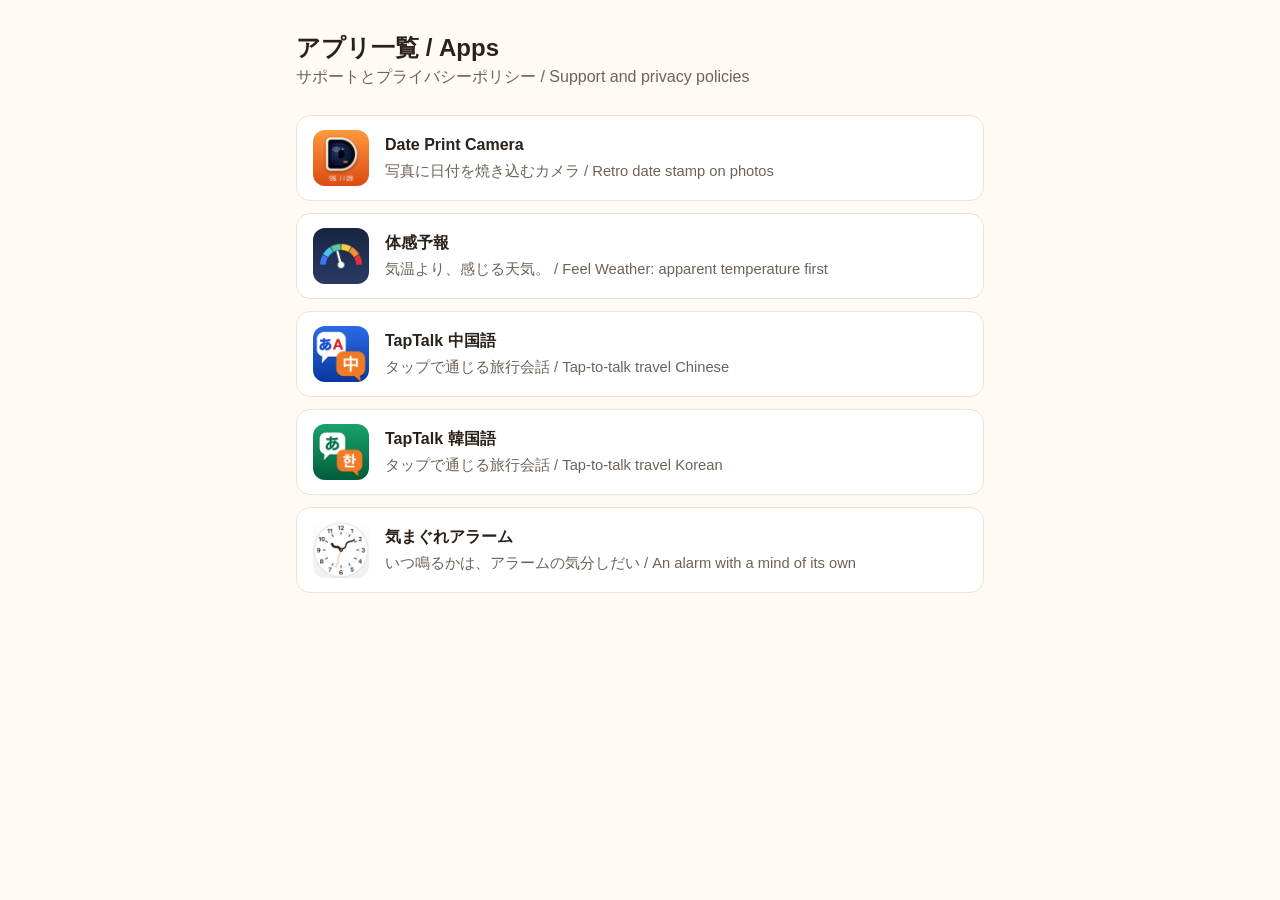
<file: index.html>
<!doctype html>
<html lang="ja">
<head>
<meta charset="utf-8">
<meta name="viewport" content="width=device-width, initial-scale=1">
<title>Apps / アプリ一覧</title>
<link rel="stylesheet" href="style.css">
</head>
<body>
<main>
  <header>
    <div>
      <h1>アプリ一覧 / Apps</h1>
      <p>サポートとプライバシーポリシー / Support and privacy policies</p>
    </div>
  </header>

  <!-- One <a class="app"> per app. New app: copy a block and its folder. -->
  <a class="app" href="dateprintcamera/">
    <img src="dateprintcamera/icon.png" alt="">
    <span>
      <strong>Date Print Camera</strong>
      <span>写真に日付を焼き込むカメラ / Retro date stamp on photos</span>
    </span>
  </a>
  <a class="app" href="feelweather/">
    <img src="feelweather/icon.png" alt="">
    <span>
      <strong>体感予報</strong>
      <span>気温より、感じる天気。 / Feel Weather: apparent temperature first</span>
    </span>
  </a>
  <a class="app" href="taptalk/">
    <img src="taptalk/icon.png" alt="">
    <span>
      <strong>TapTalk 中国語</strong>
      <span>タップで通じる旅行会話 / Tap-to-talk travel Chinese</span>
    </span>
  </a>
  <a class="app" href="taptalk-korean/">
    <img src="taptalk-korean/icon.png" alt="">
    <span>
      <strong>TapTalk 韓国語</strong>
      <span>タップで通じる旅行会話 / Tap-to-talk travel Korean</span>
    </span>
  </a>
  <a class="app" href="kimagurealarm/">
    <img src="kimagurealarm/icon.png" alt="">
    <span>
      <strong>気まぐれアラーム</strong>
      <span>いつ鳴るかは、アラームの気分しだい / An alarm with a mind of its own</span>
    </span>
  </a>
</main>
</body>
</html>
</file>
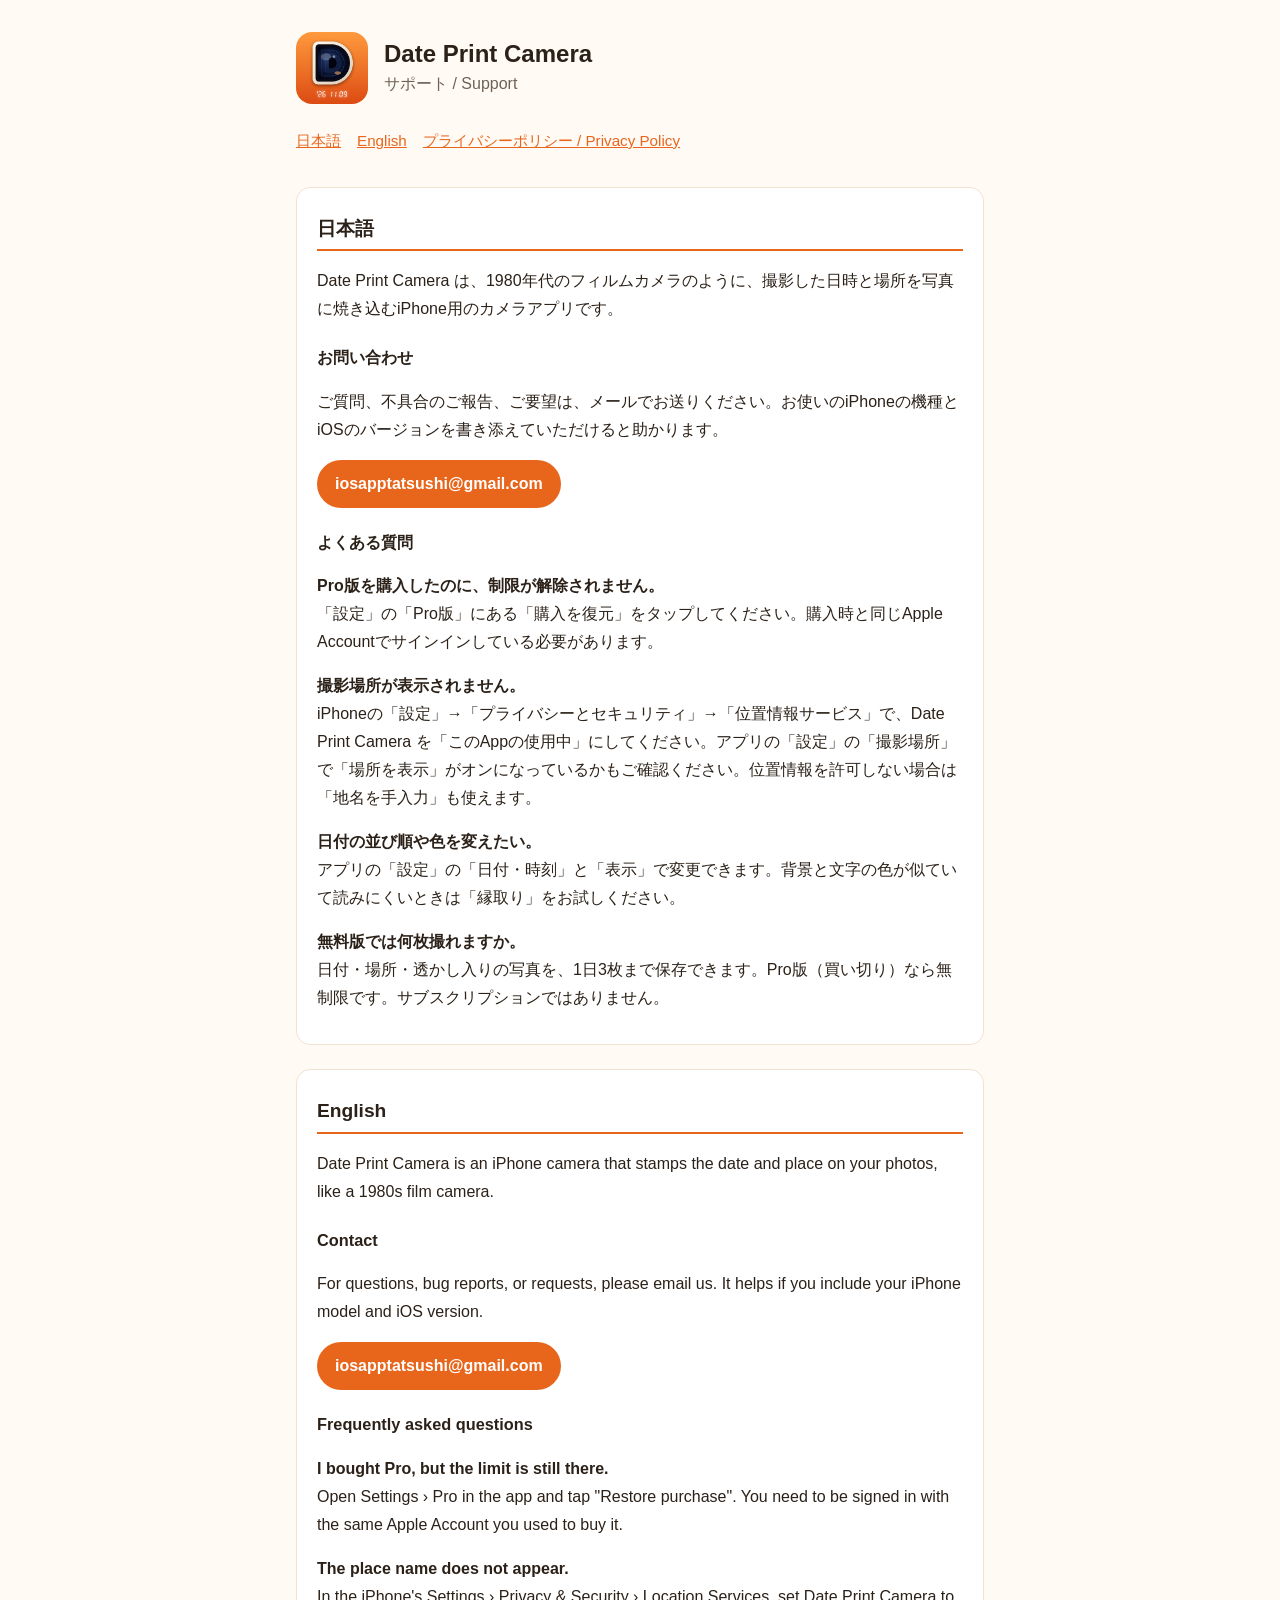
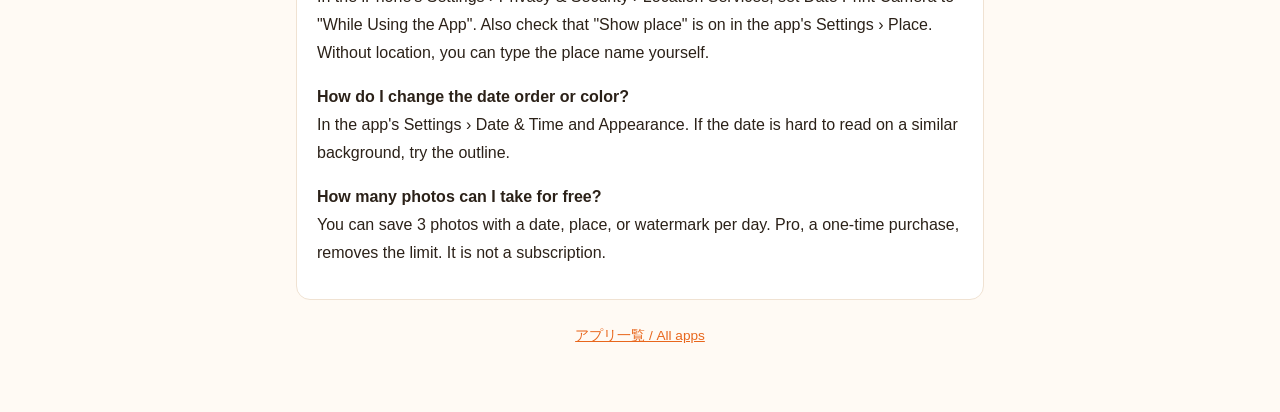
<file: dateprintcamera/index.html>
<!doctype html>
<html lang="ja">
<head>
<meta charset="utf-8">
<meta name="viewport" content="width=device-width, initial-scale=1">
<title>Date Print Camera サポート / Support</title>
<link rel="icon" href="icon.png">
<link rel="stylesheet" href="../style.css">
</head>
<body>
<main>
  <header>
    <img src="icon.png" alt="">
    <div>
      <h1>Date Print Camera</h1>
      <p>サポート / Support</p>
    </div>
  </header>
  <nav>
    <a href="#ja">日本語</a>
    <a href="#en">English</a>
    <a href="privacy.html">プライバシーポリシー / Privacy Policy</a>
  </nav>

  <section id="ja">
    <h2>日本語</h2>
    <p>Date Print Camera は、1980年代のフィルムカメラのように、撮影した日時と場所を写真に焼き込むiPhone用のカメラアプリです。</p>

    <h3>お問い合わせ</h3>
    <p>ご質問、不具合のご報告、ご要望は、メールでお送りください。お使いのiPhoneの機種とiOSのバージョンを書き添えていただけると助かります。</p>
    <p><a class="contact" href="mailto:iosapptatsushi@gmail.com?subject=Date%20Print%20Camera">iosapptatsushi@gmail.com</a></p>

    <h3>よくある質問</h3>
    <p><strong>Pro版を購入したのに、制限が解除されません。</strong><br>
    「設定」の「Pro版」にある「購入を復元」をタップしてください。購入時と同じApple Accountでサインインしている必要があります。</p>
    <p><strong>撮影場所が表示されません。</strong><br>
    iPhoneの「設定」→「プライバシーとセキュリティ」→「位置情報サービス」で、Date Print Camera を「このAppの使用中」にしてください。アプリの「設定」の「撮影場所」で「場所を表示」がオンになっているかもご確認ください。位置情報を許可しない場合は「地名を手入力」も使えます。</p>
    <p><strong>日付の並び順や色を変えたい。</strong><br>
    アプリの「設定」の「日付・時刻」と「表示」で変更できます。背景と文字の色が似ていて読みにくいときは「縁取り」をお試しください。</p>
    <p><strong>無料版では何枚撮れますか。</strong><br>
    日付・場所・透かし入りの写真を、1日3枚まで保存できます。Pro版（買い切り）なら無制限です。サブスクリプションではありません。</p>
  </section>

  <section id="en">
    <h2>English</h2>
    <p>Date Print Camera is an iPhone camera that stamps the date and place on your photos, like a 1980s film camera.</p>

    <h3>Contact</h3>
    <p>For questions, bug reports, or requests, please email us. It helps if you include your iPhone model and iOS version.</p>
    <p><a class="contact" href="mailto:iosapptatsushi@gmail.com?subject=Date%20Print%20Camera">iosapptatsushi@gmail.com</a></p>

    <h3>Frequently asked questions</h3>
    <p><strong>I bought Pro, but the limit is still there.</strong><br>
    Open Settings › Pro in the app and tap "Restore purchase". You need to be signed in with the same Apple Account you used to buy it.</p>
    <p><strong>The place name does not appear.</strong><br>
    In the iPhone's Settings › Privacy &amp; Security › Location Services, set Date Print Camera to "While Using the App". Also check that "Show place" is on in the app's Settings › Place. Without location, you can type the place name yourself.</p>
    <p><strong>How do I change the date order or color?</strong><br>
    In the app's Settings › Date &amp; Time and Appearance. If the date is hard to read on a similar background, try the outline.</p>
    <p><strong>How many photos can I take for free?</strong><br>
    You can save 3 photos with a date, place, or watermark per day. Pro, a one-time purchase, removes the limit. It is not a subscription.</p>
  </section>

  <footer><a href="../">アプリ一覧 / All apps</a></footer>
</main>
</body>
</html>
</file>
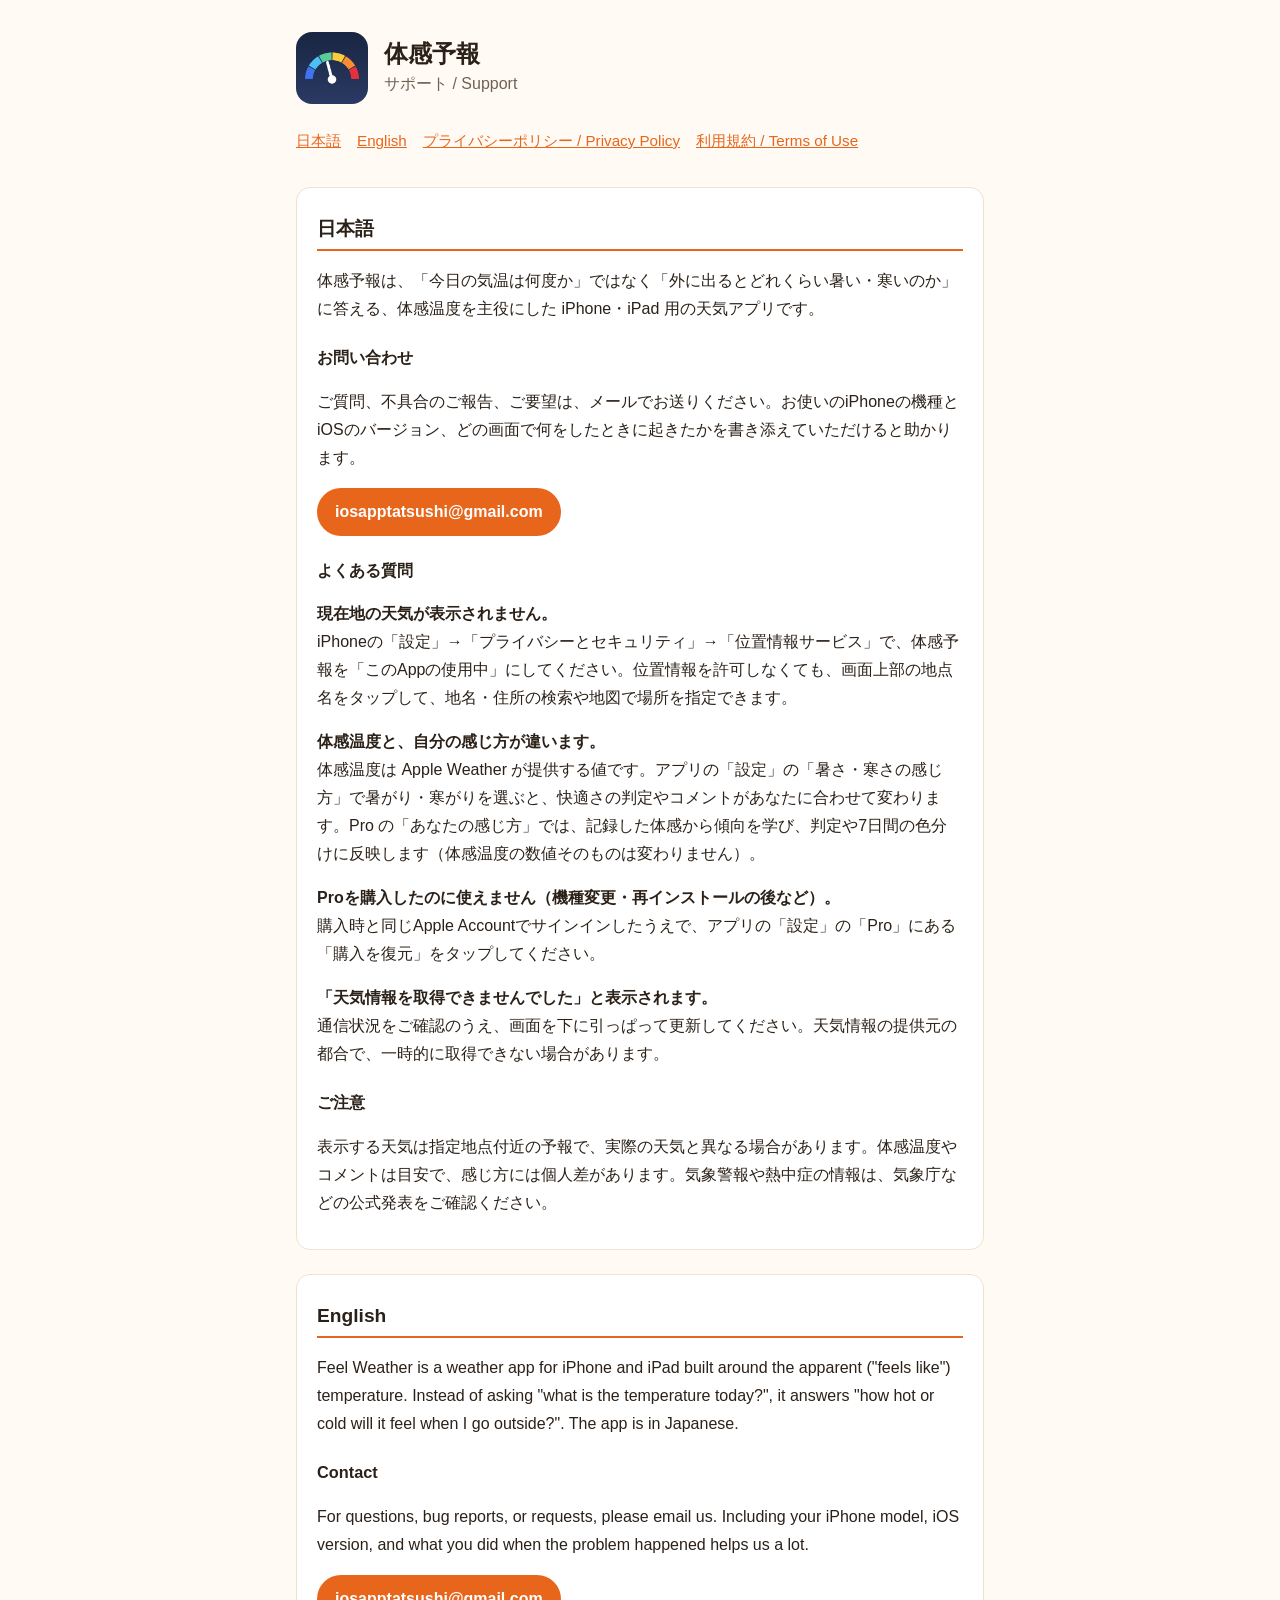
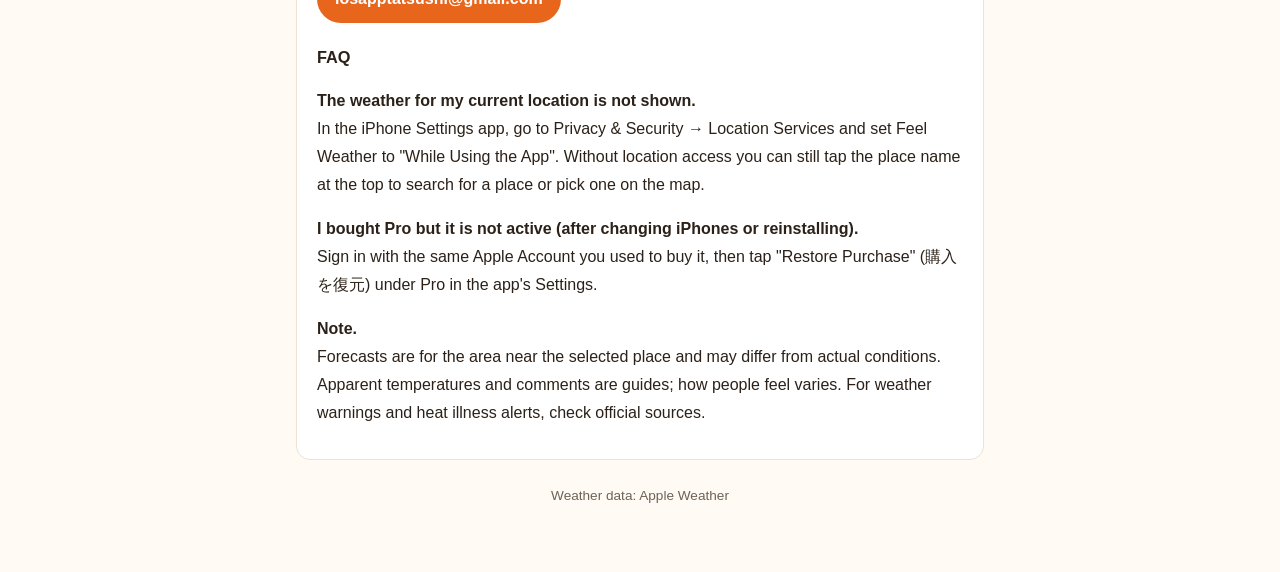
<file: feelweather/index.html>
<!doctype html>
<html lang="ja">
<head>
<meta charset="utf-8">
<meta name="viewport" content="width=device-width, initial-scale=1">
<title>体感予報 サポート / Feel Weather Support</title>
<link rel="icon" href="icon.png">
<link rel="stylesheet" href="../style.css">
</head>
<body>
<main>
  <header>
    <img src="icon.png" alt="">
    <div>
      <h1>体感予報</h1>
      <p>サポート / Support</p>
    </div>
  </header>
  <nav>
    <a href="#ja">日本語</a>
    <a href="#en">English</a>
    <a href="privacy.html">プライバシーポリシー / Privacy Policy</a>
    <a href="terms.html">利用規約 / Terms of Use</a>
  </nav>

  <section id="ja">
    <h2>日本語</h2>
    <p>体感予報は、「今日の気温は何度か」ではなく「外に出るとどれくらい暑い・寒いのか」に答える、体感温度を主役にした iPhone・iPad 用の天気アプリです。</p>

    <h3>お問い合わせ</h3>
    <p>ご質問、不具合のご報告、ご要望は、メールでお送りください。お使いのiPhoneの機種とiOSのバージョン、どの画面で何をしたときに起きたかを書き添えていただけると助かります。</p>
    <p><a class="contact" href="mailto:iosapptatsushi@gmail.com?subject=%E4%BD%93%E6%84%9F%E4%BA%88%E5%A0%B1">iosapptatsushi@gmail.com</a></p>

    <h3>よくある質問</h3>
    <p><strong>現在地の天気が表示されません。</strong><br>
    iPhoneの「設定」→「プライバシーとセキュリティ」→「位置情報サービス」で、体感予報を「このAppの使用中」にしてください。位置情報を許可しなくても、画面上部の地点名をタップして、地名・住所の検索や地図で場所を指定できます。</p>
    <p><strong>体感温度と、自分の感じ方が違います。</strong><br>
    体感温度は Apple Weather が提供する値です。アプリの「設定」の「暑さ・寒さの感じ方」で暑がり・寒がりを選ぶと、快適さの判定やコメントがあなたに合わせて変わります。Pro の「あなたの感じ方」では、記録した体感から傾向を学び、判定や7日間の色分けに反映します（体感温度の数値そのものは変わりません）。</p>
    <p><strong>Proを購入したのに使えません（機種変更・再インストールの後など）。</strong><br>
    購入時と同じApple Accountでサインインしたうえで、アプリの「設定」の「Pro」にある「購入を復元」をタップしてください。</p>
    <p><strong>「天気情報を取得できませんでした」と表示されます。</strong><br>
    通信状況をご確認のうえ、画面を下に引っぱって更新してください。天気情報の提供元の都合で、一時的に取得できない場合があります。</p>

    <h3>ご注意</h3>
    <p>表示する天気は指定地点付近の予報で、実際の天気と異なる場合があります。体感温度やコメントは目安で、感じ方には個人差があります。気象警報や熱中症の情報は、気象庁などの公式発表をご確認ください。</p>
  </section>

  <section id="en">
    <h2>English</h2>
    <p>Feel Weather is a weather app for iPhone and iPad built around the apparent ("feels like") temperature. Instead of asking "what is the temperature today?", it answers "how hot or cold will it feel when I go outside?". The app is in Japanese.</p>

    <h3>Contact</h3>
    <p>For questions, bug reports, or requests, please email us. Including your iPhone model, iOS version, and what you did when the problem happened helps us a lot.</p>
    <p><a class="contact" href="mailto:iosapptatsushi@gmail.com?subject=Feel%20Weather">iosapptatsushi@gmail.com</a></p>

    <h3>FAQ</h3>
    <p><strong>The weather for my current location is not shown.</strong><br>
    In the iPhone Settings app, go to Privacy &amp; Security → Location Services and set Feel Weather to "While Using the App". Without location access you can still tap the place name at the top to search for a place or pick one on the map.</p>
    <p><strong>I bought Pro but it is not active (after changing iPhones or reinstalling).</strong><br>
    Sign in with the same Apple Account you used to buy it, then tap "Restore Purchase" (購入を復元) under Pro in the app's Settings.</p>
    <p><strong>Note.</strong><br>
    Forecasts are for the area near the selected place and may differ from actual conditions. Apparent temperatures and comments are guides; how people feel varies. For weather warnings and heat illness alerts, check official sources.</p>
  </section>

  <footer>Weather data: Apple Weather</footer>
</main>
</body>
</html>
</file>
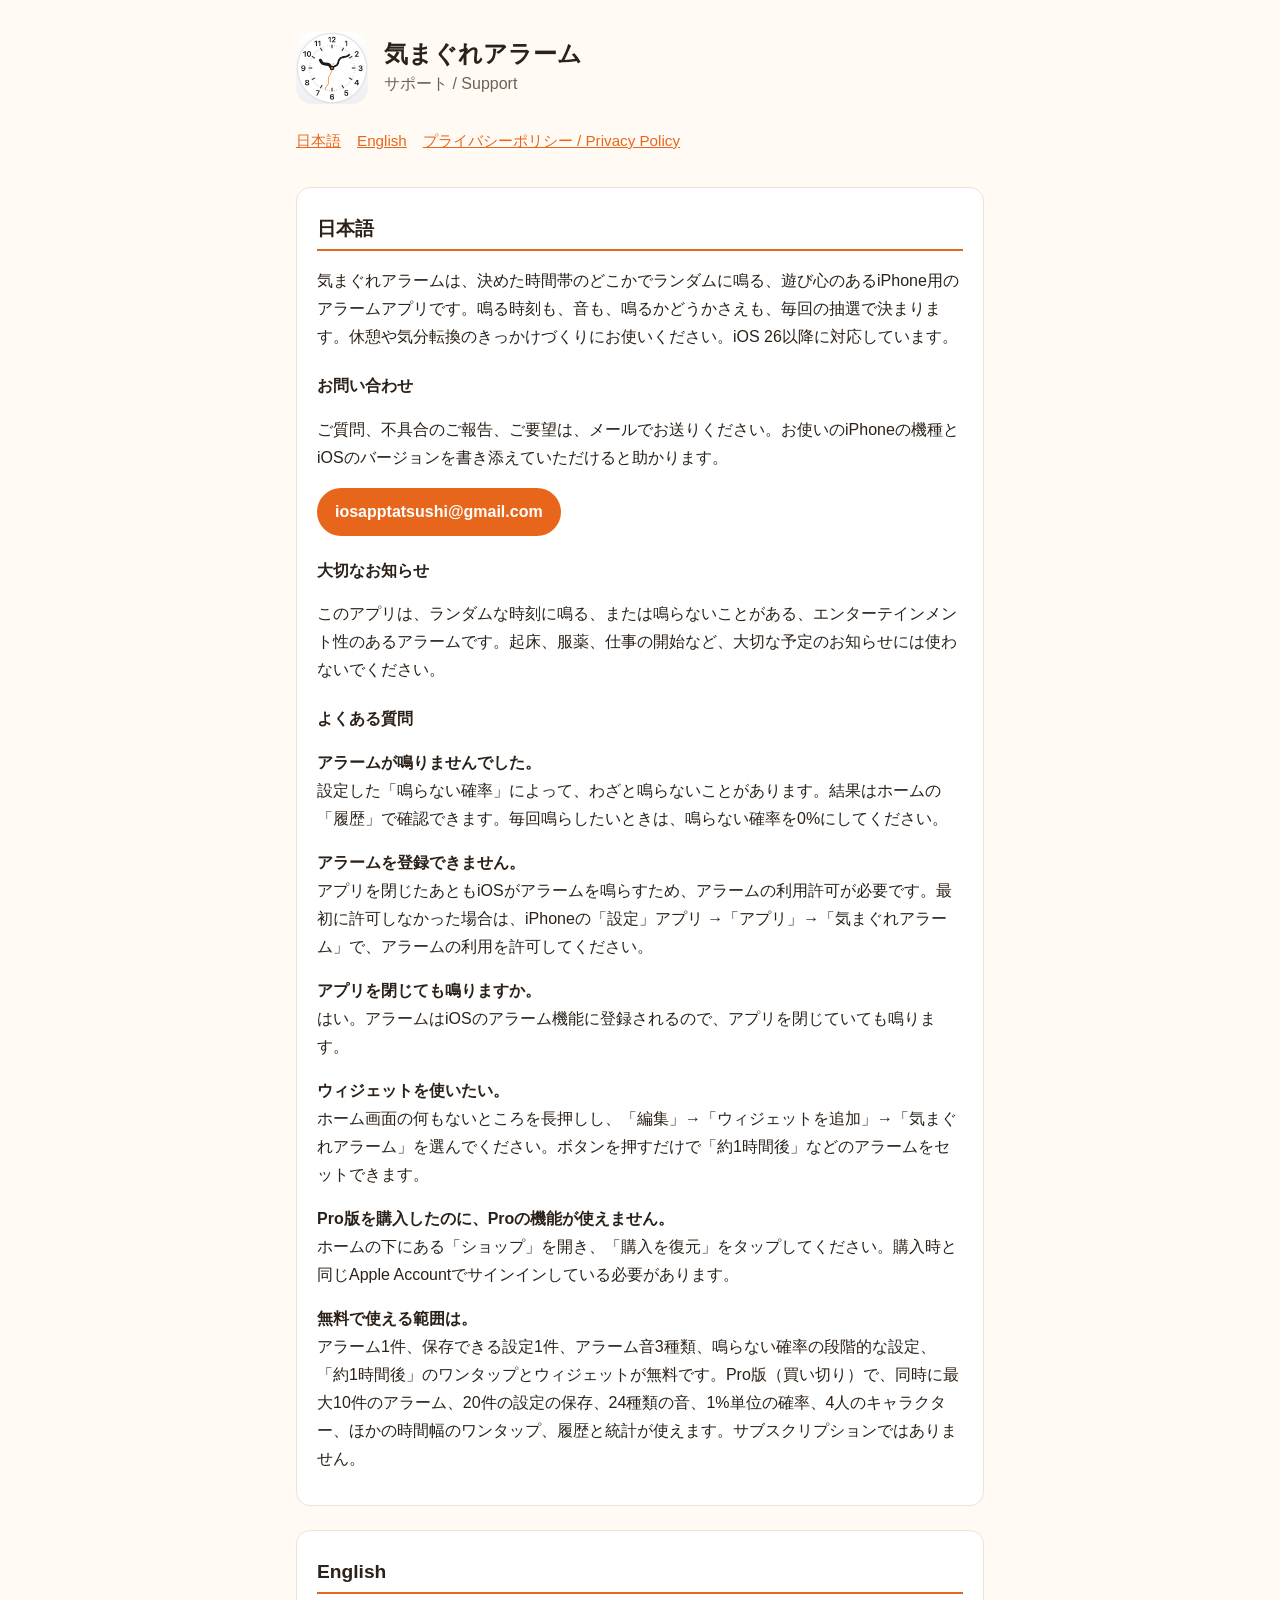
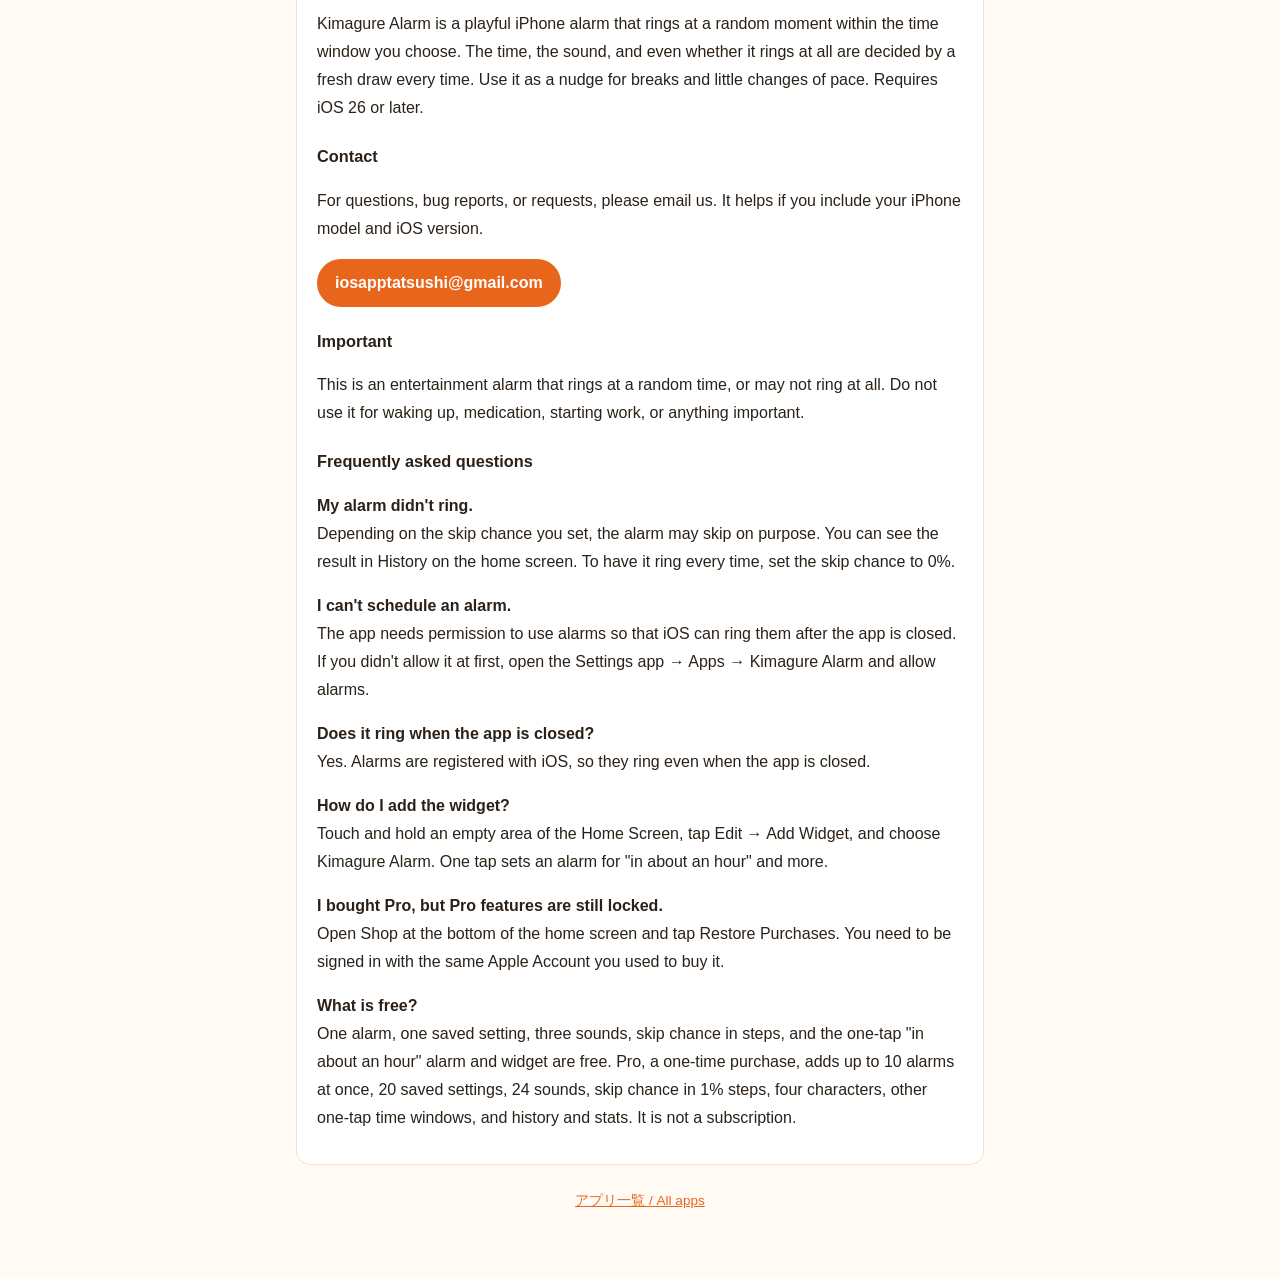
<file: kimagurealarm/index.html>
<!doctype html>
<html lang="ja">
<head>
<meta charset="utf-8">
<meta name="viewport" content="width=device-width, initial-scale=1">
<title>気まぐれアラーム サポート / Support</title>
<link rel="icon" href="icon.png">
<link rel="stylesheet" href="../style.css">
</head>
<body>
<main>
  <header>
    <img src="icon.png" alt="">
    <div>
      <h1>気まぐれアラーム</h1>
      <p>サポート / Support</p>
    </div>
  </header>
  <nav>
    <a href="#ja">日本語</a>
    <a href="#en">English</a>
    <a href="privacy.html">プライバシーポリシー / Privacy Policy</a>
  </nav>

  <section id="ja">
    <h2>日本語</h2>
    <p>気まぐれアラームは、決めた時間帯のどこかでランダムに鳴る、遊び心のあるiPhone用のアラームアプリです。鳴る時刻も、音も、鳴るかどうかさえも、毎回の抽選で決まります。休憩や気分転換のきっかけづくりにお使いください。iOS 26以降に対応しています。</p>

    <h3>お問い合わせ</h3>
    <p>ご質問、不具合のご報告、ご要望は、メールでお送りください。お使いのiPhoneの機種とiOSのバージョンを書き添えていただけると助かります。</p>
    <p><a class="contact" href="mailto:iosapptatsushi@gmail.com?subject=Kimagure%20Alarm">iosapptatsushi@gmail.com</a></p>

    <h3>大切なお知らせ</h3>
    <p>このアプリは、ランダムな時刻に鳴る、または鳴らないことがある、エンターテインメント性のあるアラームです。起床、服薬、仕事の開始など、大切な予定のお知らせには使わないでください。</p>

    <h3>よくある質問</h3>
    <p><strong>アラームが鳴りませんでした。</strong><br>
    設定した「鳴らない確率」によって、わざと鳴らないことがあります。結果はホームの「履歴」で確認できます。毎回鳴らしたいときは、鳴らない確率を0%にしてください。</p>
    <p><strong>アラームを登録できません。</strong><br>
    アプリを閉じたあともiOSがアラームを鳴らすため、アラームの利用許可が必要です。最初に許可しなかった場合は、iPhoneの「設定」アプリ →「アプリ」→「気まぐれアラーム」で、アラームの利用を許可してください。</p>
    <p><strong>アプリを閉じても鳴りますか。</strong><br>
    はい。アラームはiOSのアラーム機能に登録されるので、アプリを閉じていても鳴ります。</p>
    <p><strong>ウィジェットを使いたい。</strong><br>
    ホーム画面の何もないところを長押しし、「編集」→「ウィジェットを追加」→「気まぐれアラーム」を選んでください。ボタンを押すだけで「約1時間後」などのアラームをセットできます。</p>
    <p><strong>Pro版を購入したのに、Proの機能が使えません。</strong><br>
    ホームの下にある「ショップ」を開き、「購入を復元」をタップしてください。購入時と同じApple Accountでサインインしている必要があります。</p>
    <p><strong>無料で使える範囲は。</strong><br>
    アラーム1件、保存できる設定1件、アラーム音3種類、鳴らない確率の段階的な設定、「約1時間後」のワンタップとウィジェットが無料です。Pro版（買い切り）で、同時に最大10件のアラーム、20件の設定の保存、24種類の音、1%単位の確率、4人のキャラクター、ほかの時間幅のワンタップ、履歴と統計が使えます。サブスクリプションではありません。</p>
  </section>

  <section id="en">
    <h2>English</h2>
    <p>Kimagure Alarm is a playful iPhone alarm that rings at a random moment within the time window you choose. The time, the sound, and even whether it rings at all are decided by a fresh draw every time. Use it as a nudge for breaks and little changes of pace. Requires iOS 26 or later.</p>

    <h3>Contact</h3>
    <p>For questions, bug reports, or requests, please email us. It helps if you include your iPhone model and iOS version.</p>
    <p><a class="contact" href="mailto:iosapptatsushi@gmail.com?subject=Kimagure%20Alarm">iosapptatsushi@gmail.com</a></p>

    <h3>Important</h3>
    <p>This is an entertainment alarm that rings at a random time, or may not ring at all. Do not use it for waking up, medication, starting work, or anything important.</p>

    <h3>Frequently asked questions</h3>
    <p><strong>My alarm didn't ring.</strong><br>
    Depending on the skip chance you set, the alarm may skip on purpose. You can see the result in History on the home screen. To have it ring every time, set the skip chance to 0%.</p>
    <p><strong>I can't schedule an alarm.</strong><br>
    The app needs permission to use alarms so that iOS can ring them after the app is closed. If you didn't allow it at first, open the Settings app → Apps → Kimagure Alarm and allow alarms.</p>
    <p><strong>Does it ring when the app is closed?</strong><br>
    Yes. Alarms are registered with iOS, so they ring even when the app is closed.</p>
    <p><strong>How do I add the widget?</strong><br>
    Touch and hold an empty area of the Home Screen, tap Edit → Add Widget, and choose Kimagure Alarm. One tap sets an alarm for "in about an hour" and more.</p>
    <p><strong>I bought Pro, but Pro features are still locked.</strong><br>
    Open Shop at the bottom of the home screen and tap Restore Purchases. You need to be signed in with the same Apple Account you used to buy it.</p>
    <p><strong>What is free?</strong><br>
    One alarm, one saved setting, three sounds, skip chance in steps, and the one-tap "in about an hour" alarm and widget are free. Pro, a one-time purchase, adds up to 10 alarms at once, 20 saved settings, 24 sounds, skip chance in 1% steps, four characters, other one-tap time windows, and history and stats. It is not a subscription.</p>
  </section>

  <footer><a href="../">アプリ一覧 / All apps</a></footer>
</main>
</body>
</html>
</file>
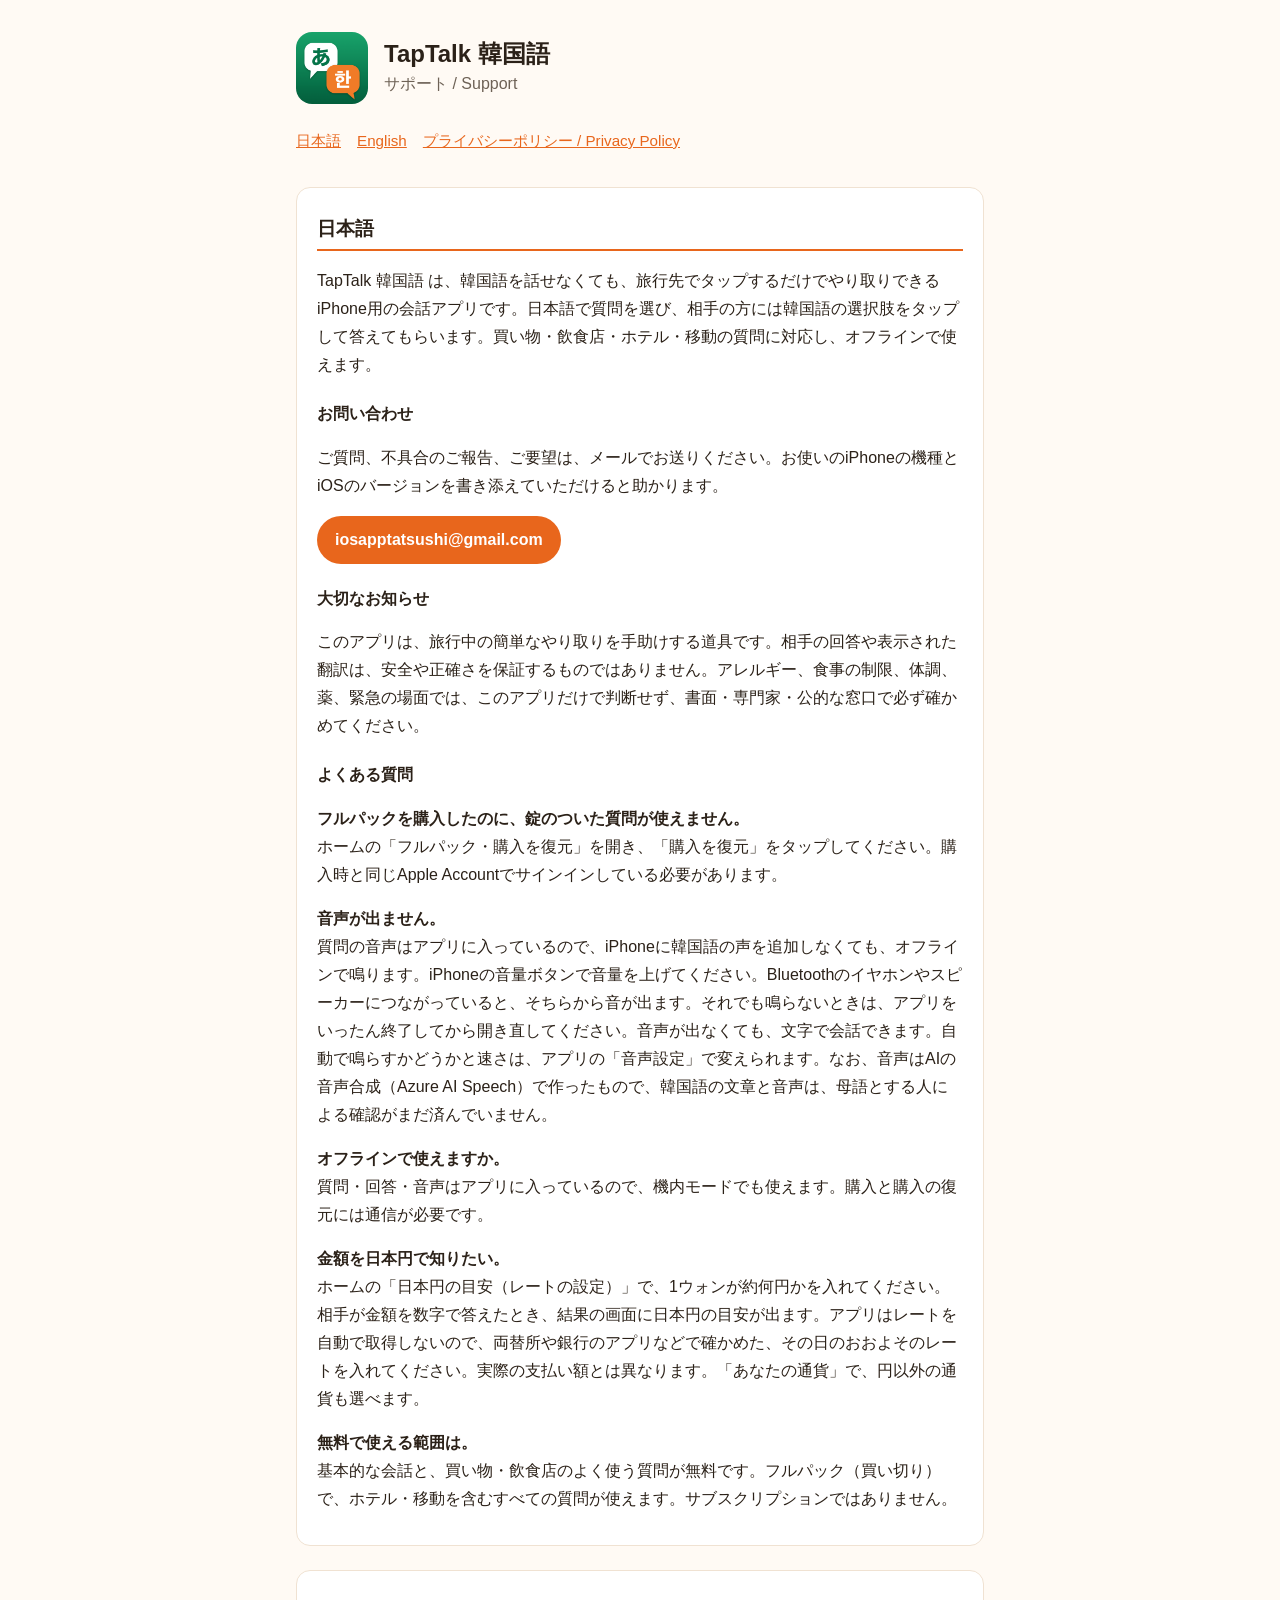
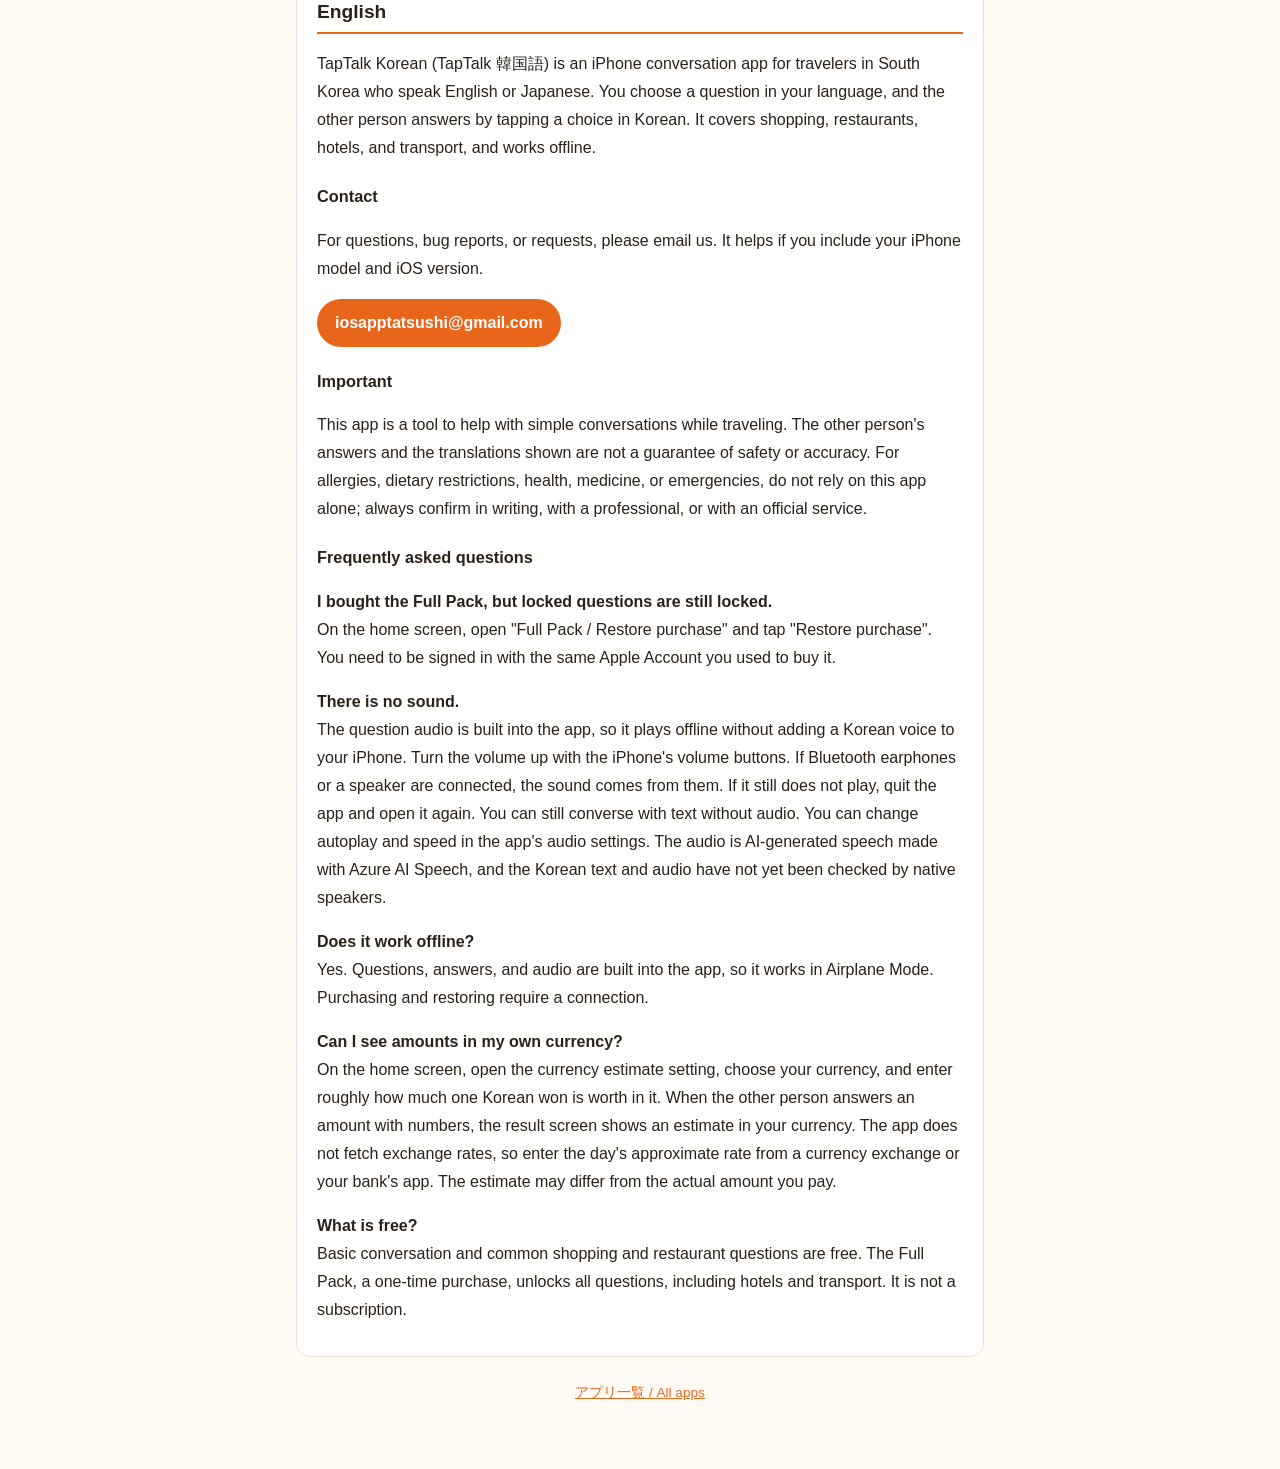
<file: taptalk-korean/index.html>
<!doctype html>
<html lang="ja">
<head>
<meta charset="utf-8">
<meta name="viewport" content="width=device-width, initial-scale=1">
<title>TapTalk 韓国語 サポート / Support</title>
<link rel="icon" href="icon.png">
<link rel="stylesheet" href="../style.css">
</head>
<body>
<main>
  <header>
    <img src="icon.png" alt="">
    <div>
      <h1>TapTalk 韓国語</h1>
      <p>サポート / Support</p>
    </div>
  </header>
  <nav>
    <a href="#ja">日本語</a>
    <a href="#en">English</a>
    <a href="privacy.html">プライバシーポリシー / Privacy Policy</a>
  </nav>

  <section id="ja">
    <h2>日本語</h2>
    <p>TapTalk 韓国語 は、韓国語を話せなくても、旅行先でタップするだけでやり取りできるiPhone用の会話アプリです。日本語で質問を選び、相手の方には韓国語の選択肢をタップして答えてもらいます。買い物・飲食店・ホテル・移動の質問に対応し、オフラインで使えます。</p>

    <h3>お問い合わせ</h3>
    <p>ご質問、不具合のご報告、ご要望は、メールでお送りください。お使いのiPhoneの機種とiOSのバージョンを書き添えていただけると助かります。</p>
    <p><a class="contact" href="mailto:iosapptatsushi@gmail.com?subject=TapTalk%20Korean">iosapptatsushi@gmail.com</a></p>

    <h3>大切なお知らせ</h3>
    <p>このアプリは、旅行中の簡単なやり取りを手助けする道具です。相手の回答や表示された翻訳は、安全や正確さを保証するものではありません。アレルギー、食事の制限、体調、薬、緊急の場面では、このアプリだけで判断せず、書面・専門家・公的な窓口で必ず確かめてください。</p>

    <h3>よくある質問</h3>
    <p><strong>フルパックを購入したのに、錠のついた質問が使えません。</strong><br>
    ホームの「フルパック・購入を復元」を開き、「購入を復元」をタップしてください。購入時と同じApple Accountでサインインしている必要があります。</p>
    <p><strong>音声が出ません。</strong><br>
    質問の音声はアプリに入っているので、iPhoneに韓国語の声を追加しなくても、オフラインで鳴ります。iPhoneの音量ボタンで音量を上げてください。Bluetoothのイヤホンやスピーカーにつながっていると、そちらから音が出ます。それでも鳴らないときは、アプリをいったん終了してから開き直してください。音声が出なくても、文字で会話できます。自動で鳴らすかどうかと速さは、アプリの「音声設定」で変えられます。なお、音声はAIの音声合成（Azure AI Speech）で作ったもので、韓国語の文章と音声は、母語とする人による確認がまだ済んでいません。</p>
    <p><strong>オフラインで使えますか。</strong><br>
    質問・回答・音声はアプリに入っているので、機内モードでも使えます。購入と購入の復元には通信が必要です。</p>
    <p><strong>金額を日本円で知りたい。</strong><br>
    ホームの「日本円の目安（レートの設定）」で、1ウォンが約何円かを入れてください。相手が金額を数字で答えたとき、結果の画面に日本円の目安が出ます。アプリはレートを自動で取得しないので、両替所や銀行のアプリなどで確かめた、その日のおおよそのレートを入れてください。実際の支払い額とは異なります。「あなたの通貨」で、円以外の通貨も選べます。</p>
    <p><strong>無料で使える範囲は。</strong><br>
    基本的な会話と、買い物・飲食店のよく使う質問が無料です。フルパック（買い切り）で、ホテル・移動を含むすべての質問が使えます。サブスクリプションではありません。</p>
  </section>

  <section id="en">
    <h2>English</h2>
    <p>TapTalk Korean (TapTalk 韓国語) is an iPhone conversation app for travelers in South Korea who speak English or Japanese. You choose a question in your language, and the other person answers by tapping a choice in Korean. It covers shopping, restaurants, hotels, and transport, and works offline.</p>

    <h3>Contact</h3>
    <p>For questions, bug reports, or requests, please email us. It helps if you include your iPhone model and iOS version.</p>
    <p><a class="contact" href="mailto:iosapptatsushi@gmail.com?subject=TapTalk%20Korean">iosapptatsushi@gmail.com</a></p>

    <h3>Important</h3>
    <p>This app is a tool to help with simple conversations while traveling. The other person's answers and the translations shown are not a guarantee of safety or accuracy. For allergies, dietary restrictions, health, medicine, or emergencies, do not rely on this app alone; always confirm in writing, with a professional, or with an official service.</p>

    <h3>Frequently asked questions</h3>
    <p><strong>I bought the Full Pack, but locked questions are still locked.</strong><br>
    On the home screen, open "Full Pack / Restore purchase" and tap "Restore purchase". You need to be signed in with the same Apple Account you used to buy it.</p>
    <p><strong>There is no sound.</strong><br>
    The question audio is built into the app, so it plays offline without adding a Korean voice to your iPhone. Turn the volume up with the iPhone's volume buttons. If Bluetooth earphones or a speaker are connected, the sound comes from them. If it still does not play, quit the app and open it again. You can still converse with text without audio. You can change autoplay and speed in the app's audio settings. The audio is AI-generated speech made with Azure AI Speech, and the Korean text and audio have not yet been checked by native speakers.</p>
    <p><strong>Does it work offline?</strong><br>
    Yes. Questions, answers, and audio are built into the app, so it works in Airplane Mode. Purchasing and restoring require a connection.</p>
    <p><strong>Can I see amounts in my own currency?</strong><br>
    On the home screen, open the currency estimate setting, choose your currency, and enter roughly how much one Korean won is worth in it. When the other person answers an amount with numbers, the result screen shows an estimate in your currency. The app does not fetch exchange rates, so enter the day's approximate rate from a currency exchange or your bank's app. The estimate may differ from the actual amount you pay.</p>
    <p><strong>What is free?</strong><br>
    Basic conversation and common shopping and restaurant questions are free. The Full Pack, a one-time purchase, unlocks all questions, including hotels and transport. It is not a subscription.</p>
  </section>

  <footer><a href="../">アプリ一覧 / All apps</a></footer>
</main>
</body>
</html>
</file>
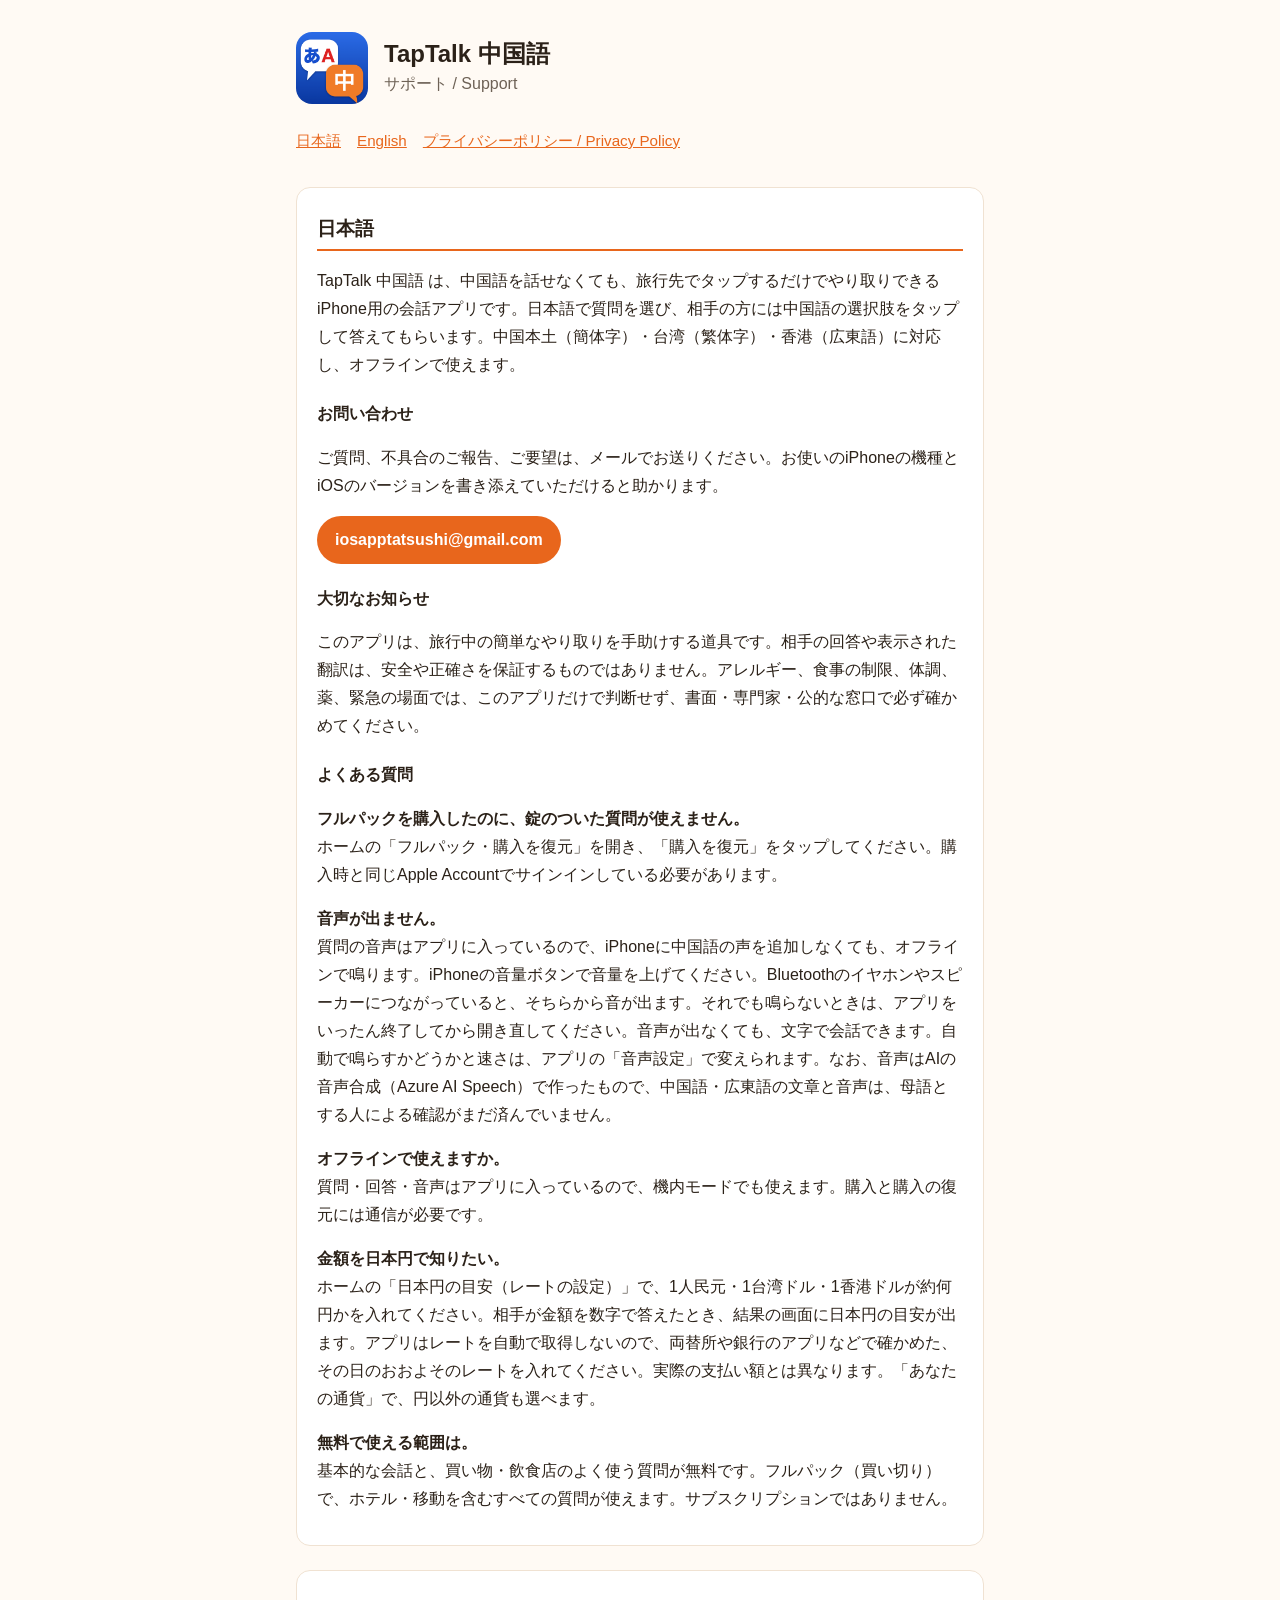
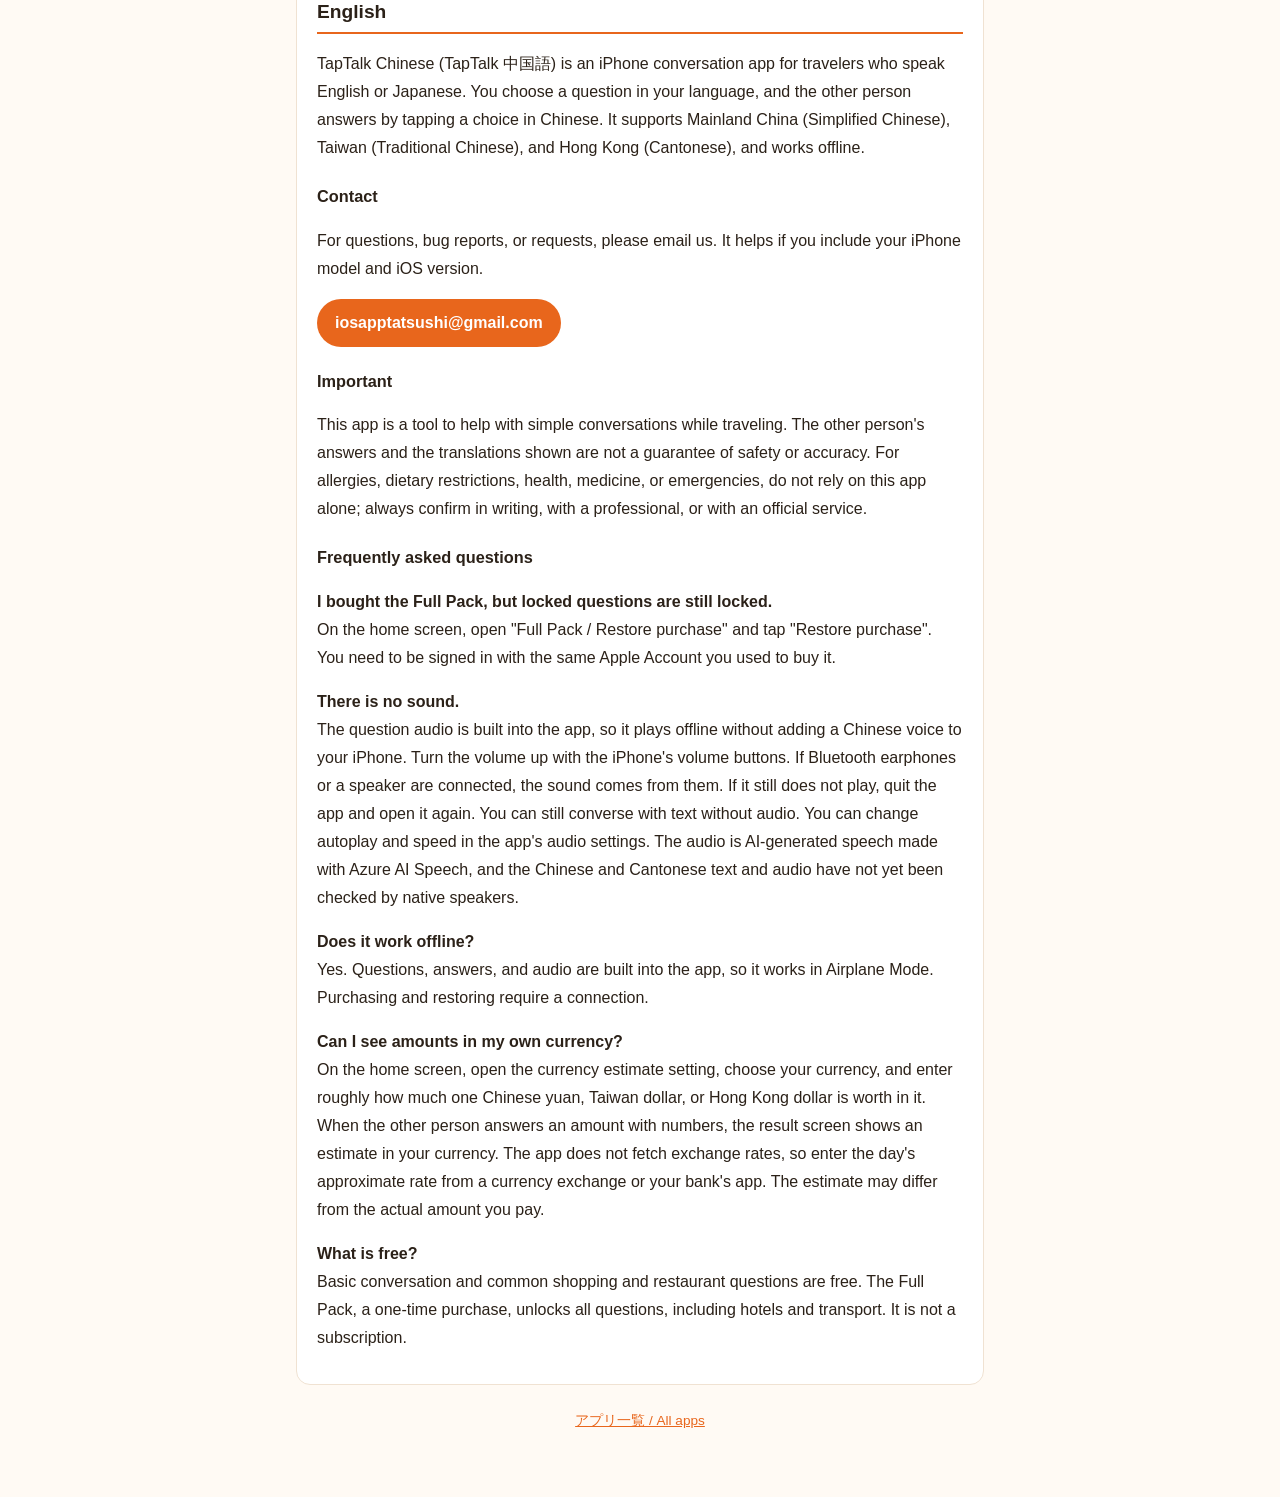
<file: taptalk/index.html>
<!doctype html>
<html lang="ja">
<head>
<meta charset="utf-8">
<meta name="viewport" content="width=device-width, initial-scale=1">
<title>TapTalk 中国語 サポート / Support</title>
<link rel="icon" href="icon.png">
<link rel="stylesheet" href="../style.css">
</head>
<body>
<main>
  <header>
    <img src="icon.png" alt="">
    <div>
      <h1>TapTalk 中国語</h1>
      <p>サポート / Support</p>
    </div>
  </header>
  <nav>
    <a href="#ja">日本語</a>
    <a href="#en">English</a>
    <a href="privacy.html">プライバシーポリシー / Privacy Policy</a>
  </nav>

  <section id="ja">
    <h2>日本語</h2>
    <p>TapTalk 中国語 は、中国語を話せなくても、旅行先でタップするだけでやり取りできるiPhone用の会話アプリです。日本語で質問を選び、相手の方には中国語の選択肢をタップして答えてもらいます。中国本土（簡体字）・台湾（繁体字）・香港（広東語）に対応し、オフラインで使えます。</p>

    <h3>お問い合わせ</h3>
    <p>ご質問、不具合のご報告、ご要望は、メールでお送りください。お使いのiPhoneの機種とiOSのバージョンを書き添えていただけると助かります。</p>
    <p><a class="contact" href="mailto:iosapptatsushi@gmail.com?subject=TapTalk%20Chinese">iosapptatsushi@gmail.com</a></p>

    <h3>大切なお知らせ</h3>
    <p>このアプリは、旅行中の簡単なやり取りを手助けする道具です。相手の回答や表示された翻訳は、安全や正確さを保証するものではありません。アレルギー、食事の制限、体調、薬、緊急の場面では、このアプリだけで判断せず、書面・専門家・公的な窓口で必ず確かめてください。</p>

    <h3>よくある質問</h3>
    <p><strong>フルパックを購入したのに、錠のついた質問が使えません。</strong><br>
    ホームの「フルパック・購入を復元」を開き、「購入を復元」をタップしてください。購入時と同じApple Accountでサインインしている必要があります。</p>
    <p><strong>音声が出ません。</strong><br>
    質問の音声はアプリに入っているので、iPhoneに中国語の声を追加しなくても、オフラインで鳴ります。iPhoneの音量ボタンで音量を上げてください。Bluetoothのイヤホンやスピーカーにつながっていると、そちらから音が出ます。それでも鳴らないときは、アプリをいったん終了してから開き直してください。音声が出なくても、文字で会話できます。自動で鳴らすかどうかと速さは、アプリの「音声設定」で変えられます。なお、音声はAIの音声合成（Azure AI Speech）で作ったもので、中国語・広東語の文章と音声は、母語とする人による確認がまだ済んでいません。</p>
    <p><strong>オフラインで使えますか。</strong><br>
    質問・回答・音声はアプリに入っているので、機内モードでも使えます。購入と購入の復元には通信が必要です。</p>
    <p><strong>金額を日本円で知りたい。</strong><br>
    ホームの「日本円の目安（レートの設定）」で、1人民元・1台湾ドル・1香港ドルが約何円かを入れてください。相手が金額を数字で答えたとき、結果の画面に日本円の目安が出ます。アプリはレートを自動で取得しないので、両替所や銀行のアプリなどで確かめた、その日のおおよそのレートを入れてください。実際の支払い額とは異なります。「あなたの通貨」で、円以外の通貨も選べます。</p>
    <p><strong>無料で使える範囲は。</strong><br>
    基本的な会話と、買い物・飲食店のよく使う質問が無料です。フルパック（買い切り）で、ホテル・移動を含むすべての質問が使えます。サブスクリプションではありません。</p>
  </section>

  <section id="en">
    <h2>English</h2>
    <p>TapTalk Chinese (TapTalk 中国語) is an iPhone conversation app for travelers who speak English or Japanese. You choose a question in your language, and the other person answers by tapping a choice in Chinese. It supports Mainland China (Simplified Chinese), Taiwan (Traditional Chinese), and Hong Kong (Cantonese), and works offline.</p>

    <h3>Contact</h3>
    <p>For questions, bug reports, or requests, please email us. It helps if you include your iPhone model and iOS version.</p>
    <p><a class="contact" href="mailto:iosapptatsushi@gmail.com?subject=TapTalk%20Chinese">iosapptatsushi@gmail.com</a></p>

    <h3>Important</h3>
    <p>This app is a tool to help with simple conversations while traveling. The other person's answers and the translations shown are not a guarantee of safety or accuracy. For allergies, dietary restrictions, health, medicine, or emergencies, do not rely on this app alone; always confirm in writing, with a professional, or with an official service.</p>

    <h3>Frequently asked questions</h3>
    <p><strong>I bought the Full Pack, but locked questions are still locked.</strong><br>
    On the home screen, open "Full Pack / Restore purchase" and tap "Restore purchase". You need to be signed in with the same Apple Account you used to buy it.</p>
    <p><strong>There is no sound.</strong><br>
    The question audio is built into the app, so it plays offline without adding a Chinese voice to your iPhone. Turn the volume up with the iPhone's volume buttons. If Bluetooth earphones or a speaker are connected, the sound comes from them. If it still does not play, quit the app and open it again. You can still converse with text without audio. You can change autoplay and speed in the app's audio settings. The audio is AI-generated speech made with Azure AI Speech, and the Chinese and Cantonese text and audio have not yet been checked by native speakers.</p>
    <p><strong>Does it work offline?</strong><br>
    Yes. Questions, answers, and audio are built into the app, so it works in Airplane Mode. Purchasing and restoring require a connection.</p>
    <p><strong>Can I see amounts in my own currency?</strong><br>
    On the home screen, open the currency estimate setting, choose your currency, and enter roughly how much one Chinese yuan, Taiwan dollar, or Hong Kong dollar is worth in it. When the other person answers an amount with numbers, the result screen shows an estimate in your currency. The app does not fetch exchange rates, so enter the day's approximate rate from a currency exchange or your bank's app. The estimate may differ from the actual amount you pay.</p>
    <p><strong>What is free?</strong><br>
    Basic conversation and common shopping and restaurant questions are free. The Full Pack, a one-time purchase, unlocks all questions, including hotels and transport. It is not a subscription.</p>
  </section>

  <footer><a href="../">アプリ一覧 / All apps</a></footer>
</main>
</body>
</html>
</file>
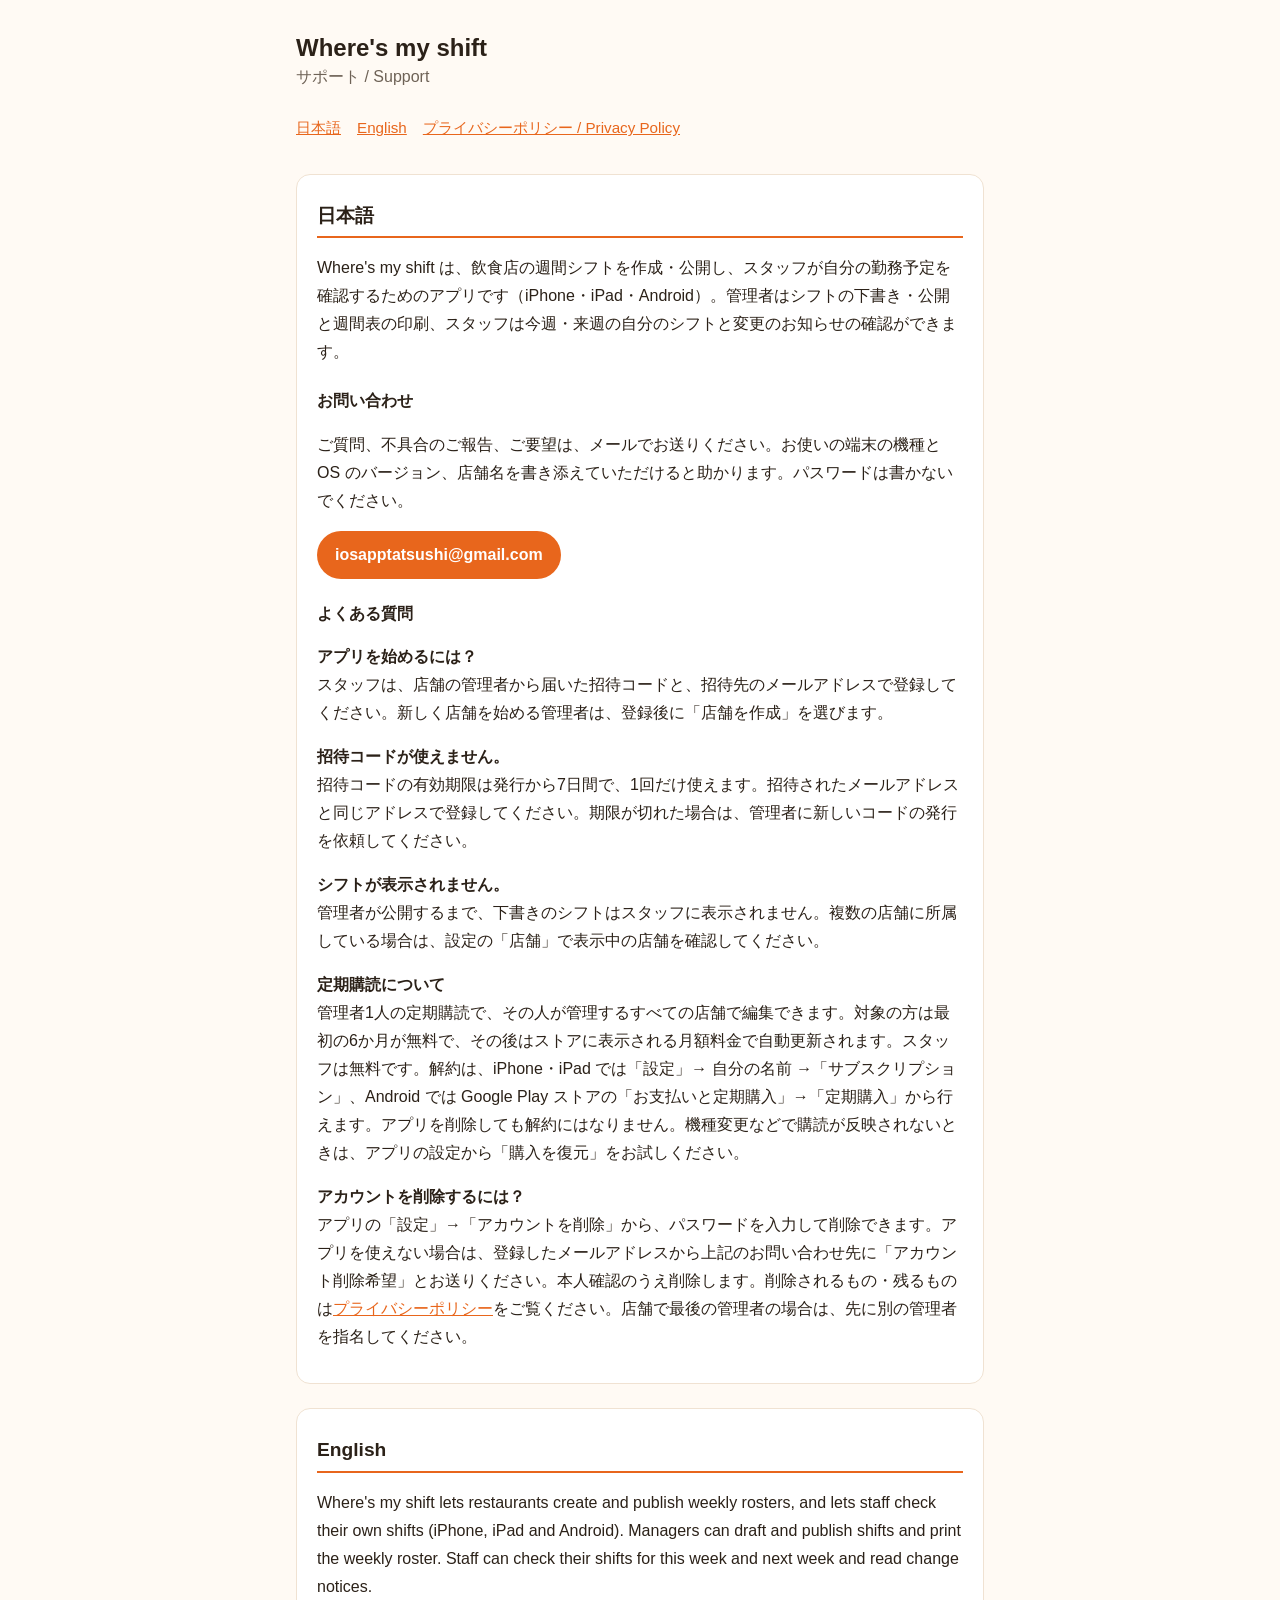
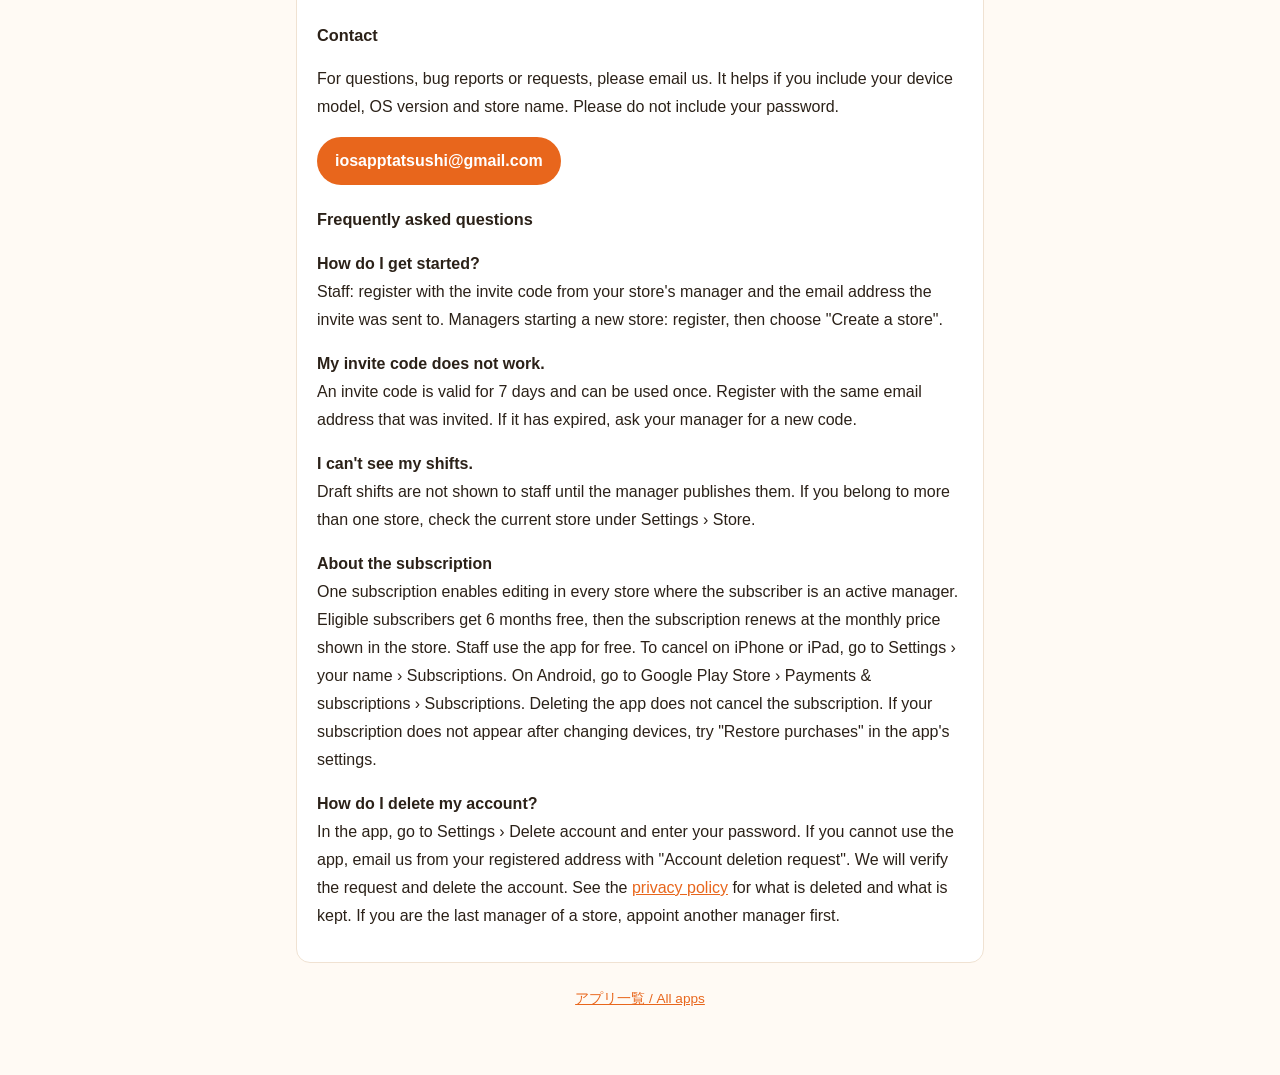
<file: whereismyshift/index.html>
<!doctype html>
<html lang="ja">
<head>
<meta charset="utf-8">
<meta name="viewport" content="width=device-width, initial-scale=1">
<title>Where's my shift サポート / Support</title>
<link rel="stylesheet" href="../style.css">
</head>
<body>
<main>
  <header>
    <div>
      <h1>Where's my shift</h1>
      <p>サポート / Support</p>
    </div>
  </header>
  <nav>
    <a href="#ja">日本語</a>
    <a href="#en">English</a>
    <a href="privacy.html">プライバシーポリシー / Privacy Policy</a>
  </nav>

  <section id="ja">
    <h2>日本語</h2>
    <p>Where's my shift は、飲食店の週間シフトを作成・公開し、スタッフが自分の勤務予定を確認するためのアプリです（iPhone・iPad・Android）。管理者はシフトの下書き・公開と週間表の印刷、スタッフは今週・来週の自分のシフトと変更のお知らせの確認ができます。</p>

    <h3>お問い合わせ</h3>
    <p>ご質問、不具合のご報告、ご要望は、メールでお送りください。お使いの端末の機種と OS のバージョン、店舗名を書き添えていただけると助かります。パスワードは書かないでください。</p>
    <p><a class="contact" href="mailto:iosapptatsushi@gmail.com?subject=Where%27s%20my%20shift">iosapptatsushi@gmail.com</a></p>

    <h3>よくある質問</h3>
    <p><strong>アプリを始めるには？</strong><br>
    スタッフは、店舗の管理者から届いた招待コードと、招待先のメールアドレスで登録してください。新しく店舗を始める管理者は、登録後に「店舗を作成」を選びます。</p>
    <p><strong>招待コードが使えません。</strong><br>
    招待コードの有効期限は発行から7日間で、1回だけ使えます。招待されたメールアドレスと同じアドレスで登録してください。期限が切れた場合は、管理者に新しいコードの発行を依頼してください。</p>
    <p><strong>シフトが表示されません。</strong><br>
    管理者が公開するまで、下書きのシフトはスタッフに表示されません。複数の店舗に所属している場合は、設定の「店舗」で表示中の店舗を確認してください。</p>
    <p><strong>定期購読について</strong><br>
    管理者1人の定期購読で、その人が管理するすべての店舗で編集できます。対象の方は最初の6か月が無料で、その後はストアに表示される月額料金で自動更新されます。スタッフは無料です。解約は、iPhone・iPad では「設定」→ 自分の名前 →「サブスクリプション」、Android では Google Play ストアの「お支払いと定期購入」→「定期購入」から行えます。アプリを削除しても解約にはなりません。機種変更などで購読が反映されないときは、アプリの設定から「購入を復元」をお試しください。</p>
    <p><strong id="delete-ja">アカウントを削除するには？</strong><br>
    アプリの「設定」→「アカウントを削除」から、パスワードを入力して削除できます。アプリを使えない場合は、登録したメールアドレスから上記のお問い合わせ先に「アカウント削除希望」とお送りください。本人確認のうえ削除します。削除されるもの・残るものは<a href="privacy.html#ja-delete">プライバシーポリシー</a>をご覧ください。店舗で最後の管理者の場合は、先に別の管理者を指名してください。</p>
  </section>

  <section id="en">
    <h2>English</h2>
    <p>Where's my shift lets restaurants create and publish weekly rosters, and lets staff check their own shifts (iPhone, iPad and Android). Managers can draft and publish shifts and print the weekly roster. Staff can check their shifts for this week and next week and read change notices.</p>

    <h3>Contact</h3>
    <p>For questions, bug reports or requests, please email us. It helps if you include your device model, OS version and store name. Please do not include your password.</p>
    <p><a class="contact" href="mailto:iosapptatsushi@gmail.com?subject=Where%27s%20my%20shift">iosapptatsushi@gmail.com</a></p>

    <h3>Frequently asked questions</h3>
    <p><strong>How do I get started?</strong><br>
    Staff: register with the invite code from your store's manager and the email address the invite was sent to. Managers starting a new store: register, then choose "Create a store".</p>
    <p><strong>My invite code does not work.</strong><br>
    An invite code is valid for 7 days and can be used once. Register with the same email address that was invited. If it has expired, ask your manager for a new code.</p>
    <p><strong>I can't see my shifts.</strong><br>
    Draft shifts are not shown to staff until the manager publishes them. If you belong to more than one store, check the current store under Settings › Store.</p>
    <p><strong>About the subscription</strong><br>
    One subscription enables editing in every store where the subscriber is an active manager. Eligible subscribers get 6 months free, then the subscription renews at the monthly price shown in the store. Staff use the app for free. To cancel on iPhone or iPad, go to Settings › your name › Subscriptions. On Android, go to Google Play Store › Payments &amp; subscriptions › Subscriptions. Deleting the app does not cancel the subscription. If your subscription does not appear after changing devices, try "Restore purchases" in the app's settings.</p>
    <p><strong id="delete-en">How do I delete my account?</strong><br>
    In the app, go to Settings › Delete account and enter your password. If you cannot use the app, email us from your registered address with "Account deletion request". We will verify the request and delete the account. See the <a href="privacy.html#en-delete">privacy policy</a> for what is deleted and what is kept. If you are the last manager of a store, appoint another manager first.</p>
  </section>

  <footer><a href="../">アプリ一覧 / All apps</a></footer>
</main>
</body>
</html>
</file>
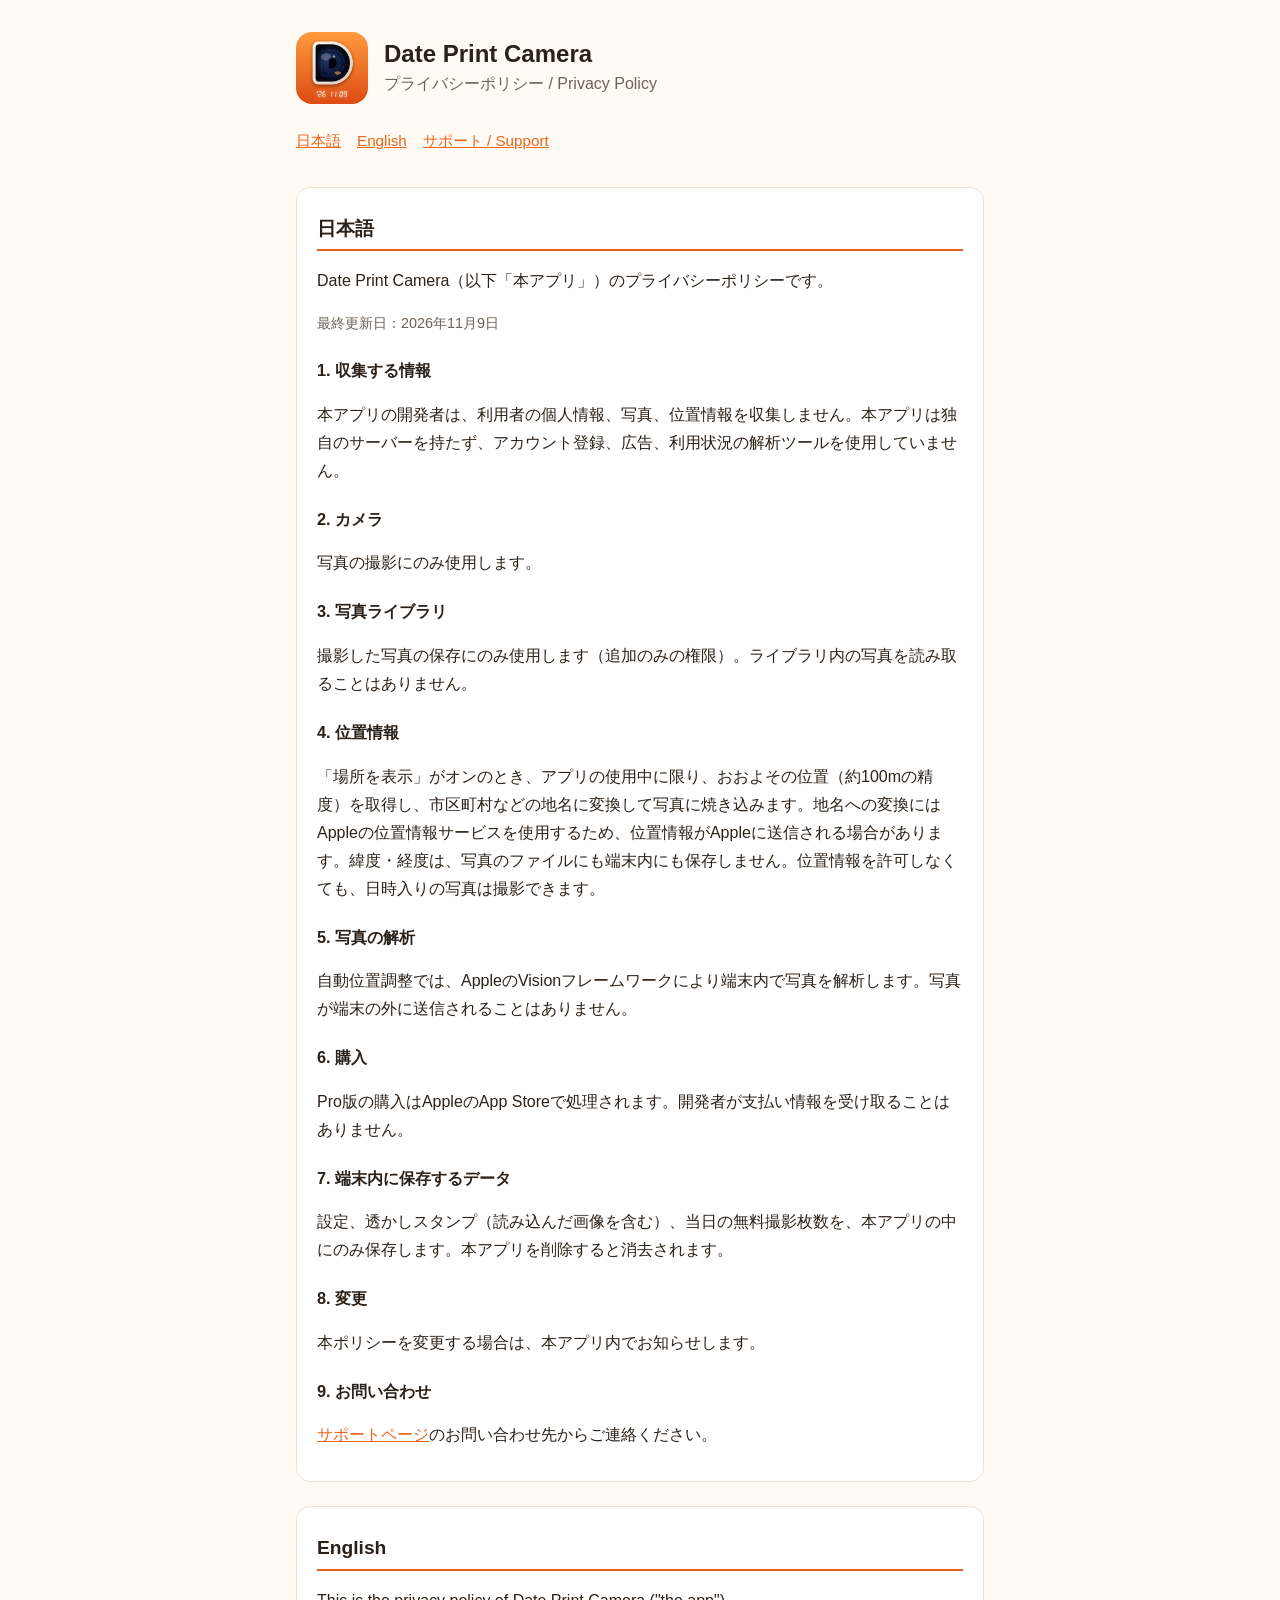
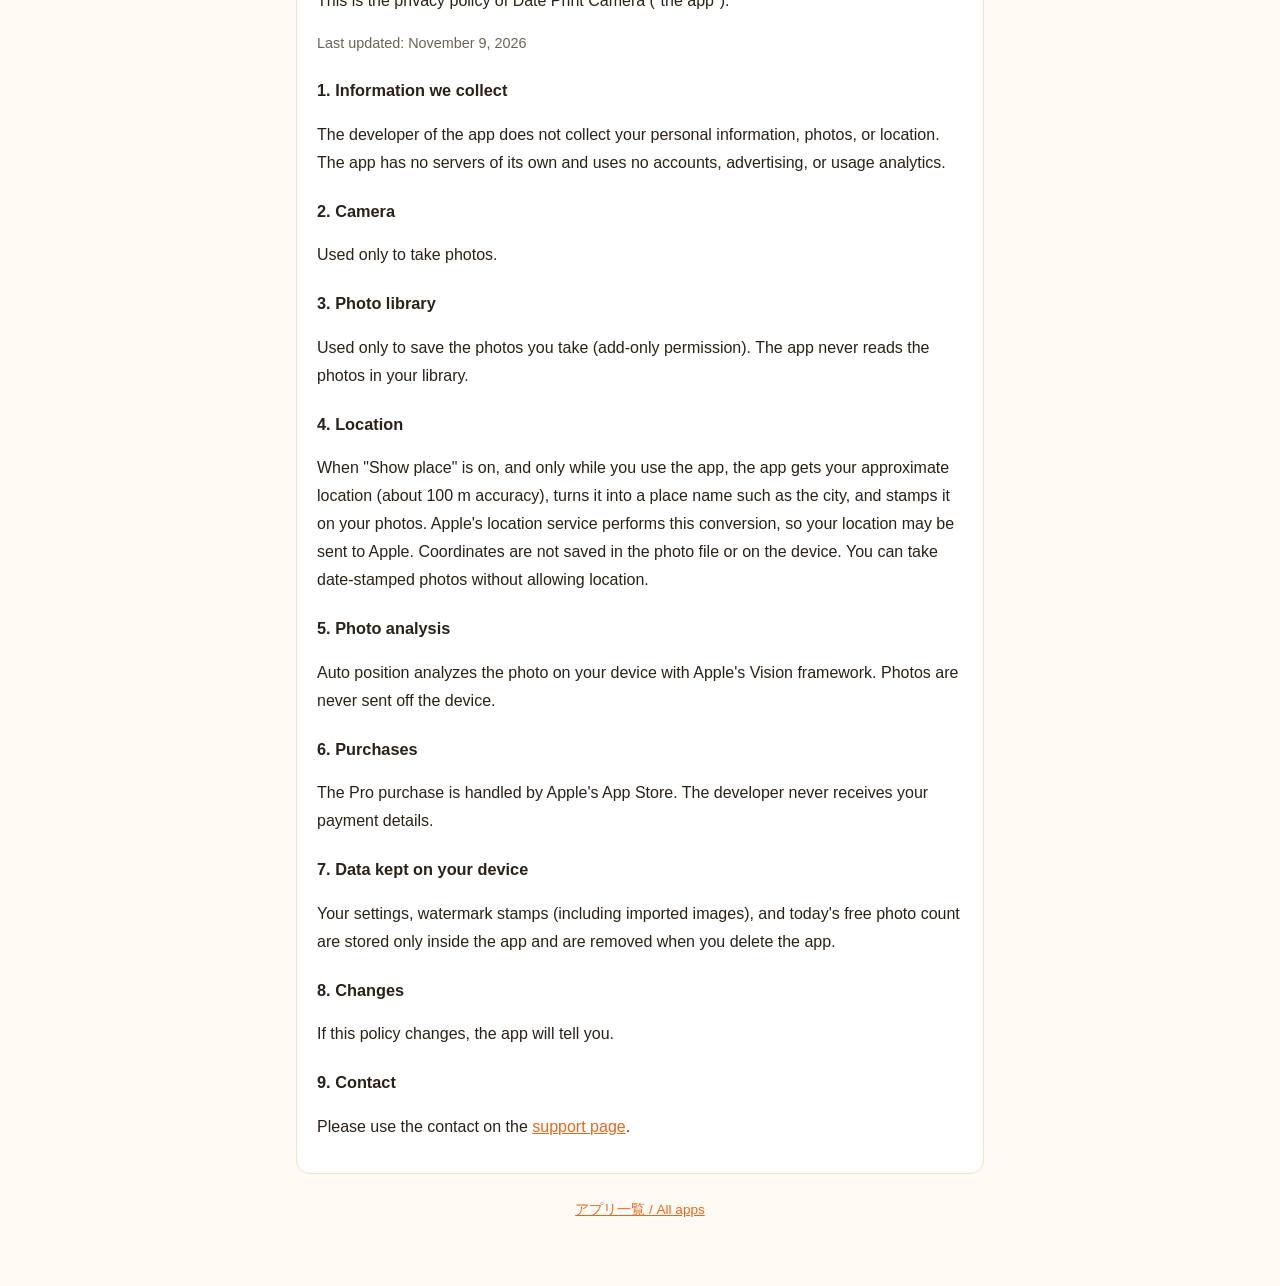
<file: dateprintcamera/privacy.html>
<!doctype html>
<html lang="ja">
<head>
<meta charset="utf-8">
<meta name="viewport" content="width=device-width, initial-scale=1">
<title>Date Print Camera プライバシーポリシー / Privacy Policy</title>
<link rel="icon" href="icon.png">
<link rel="stylesheet" href="../style.css">
</head>
<body>
<main>
  <header>
    <img src="icon.png" alt="">
    <div>
      <h1>Date Print Camera</h1>
      <p>プライバシーポリシー / Privacy Policy</p>
    </div>
  </header>
  <nav>
    <a href="#ja">日本語</a>
    <a href="#en">English</a>
    <a href="./">サポート / Support</a>
  </nav>

  <section id="ja">
    <h2>日本語</h2>
    <p>Date Print Camera（以下「本アプリ」）のプライバシーポリシーです。</p>
    <p class="updated">最終更新日：2026年11月9日</p>

    <h3>1. 収集する情報</h3>
    <p>本アプリの開発者は、利用者の個人情報、写真、位置情報を収集しません。本アプリは独自のサーバーを持たず、アカウント登録、広告、利用状況の解析ツールを使用していません。</p>

    <h3>2. カメラ</h3>
    <p>写真の撮影にのみ使用します。</p>

    <h3>3. 写真ライブラリ</h3>
    <p>撮影した写真の保存にのみ使用します（追加のみの権限）。ライブラリ内の写真を読み取ることはありません。</p>

    <h3>4. 位置情報</h3>
    <p>「場所を表示」がオンのとき、アプリの使用中に限り、おおよその位置（約100mの精度）を取得し、市区町村などの地名に変換して写真に焼き込みます。地名への変換にはAppleの位置情報サービスを使用するため、位置情報がAppleに送信される場合があります。緯度・経度は、写真のファイルにも端末内にも保存しません。位置情報を許可しなくても、日時入りの写真は撮影できます。</p>

    <h3>5. 写真の解析</h3>
    <p>自動位置調整では、AppleのVisionフレームワークにより端末内で写真を解析します。写真が端末の外に送信されることはありません。</p>

    <h3>6. 購入</h3>
    <p>Pro版の購入はAppleのApp Storeで処理されます。開発者が支払い情報を受け取ることはありません。</p>

    <h3>7. 端末内に保存するデータ</h3>
    <p>設定、透かしスタンプ（読み込んだ画像を含む）、当日の無料撮影枚数を、本アプリの中にのみ保存します。本アプリを削除すると消去されます。</p>

    <h3>8. 変更</h3>
    <p>本ポリシーを変更する場合は、本アプリ内でお知らせします。</p>

    <h3>9. お問い合わせ</h3>
    <p><a href="./">サポートページ</a>のお問い合わせ先からご連絡ください。</p>
  </section>

  <section id="en">
    <h2>English</h2>
    <p>This is the privacy policy of Date Print Camera ("the app").</p>
    <p class="updated">Last updated: November 9, 2026</p>

    <h3>1. Information we collect</h3>
    <p>The developer of the app does not collect your personal information, photos, or location. The app has no servers of its own and uses no accounts, advertising, or usage analytics.</p>

    <h3>2. Camera</h3>
    <p>Used only to take photos.</p>

    <h3>3. Photo library</h3>
    <p>Used only to save the photos you take (add-only permission). The app never reads the photos in your library.</p>

    <h3>4. Location</h3>
    <p>When "Show place" is on, and only while you use the app, the app gets your approximate location (about 100 m accuracy), turns it into a place name such as the city, and stamps it on your photos. Apple's location service performs this conversion, so your location may be sent to Apple. Coordinates are not saved in the photo file or on the device. You can take date-stamped photos without allowing location.</p>

    <h3>5. Photo analysis</h3>
    <p>Auto position analyzes the photo on your device with Apple's Vision framework. Photos are never sent off the device.</p>

    <h3>6. Purchases</h3>
    <p>The Pro purchase is handled by Apple's App Store. The developer never receives your payment details.</p>

    <h3>7. Data kept on your device</h3>
    <p>Your settings, watermark stamps (including imported images), and today's free photo count are stored only inside the app and are removed when you delete the app.</p>

    <h3>8. Changes</h3>
    <p>If this policy changes, the app will tell you.</p>

    <h3>9. Contact</h3>
    <p>Please use the contact on the <a href="./">support page</a>.</p>
  </section>

  <footer><a href="../">アプリ一覧 / All apps</a></footer>
</main>
</body>
</html>
</file>
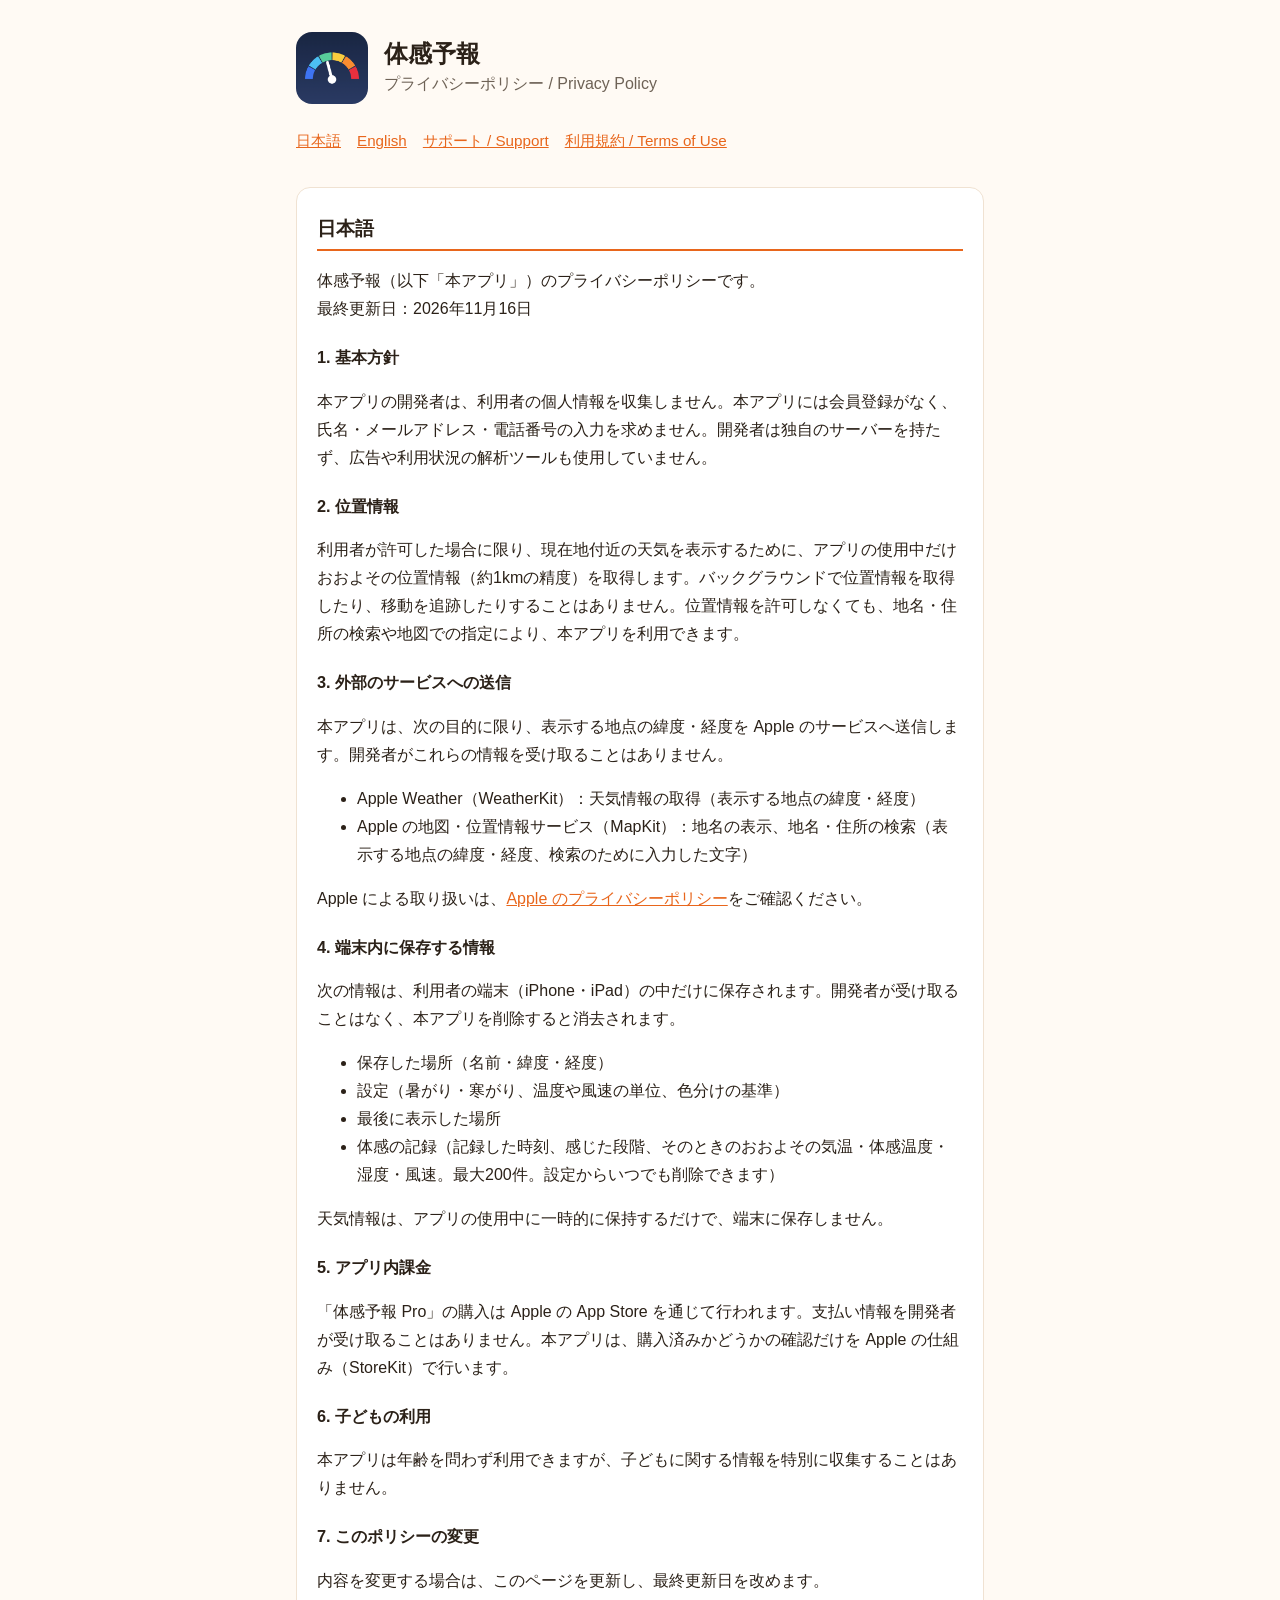
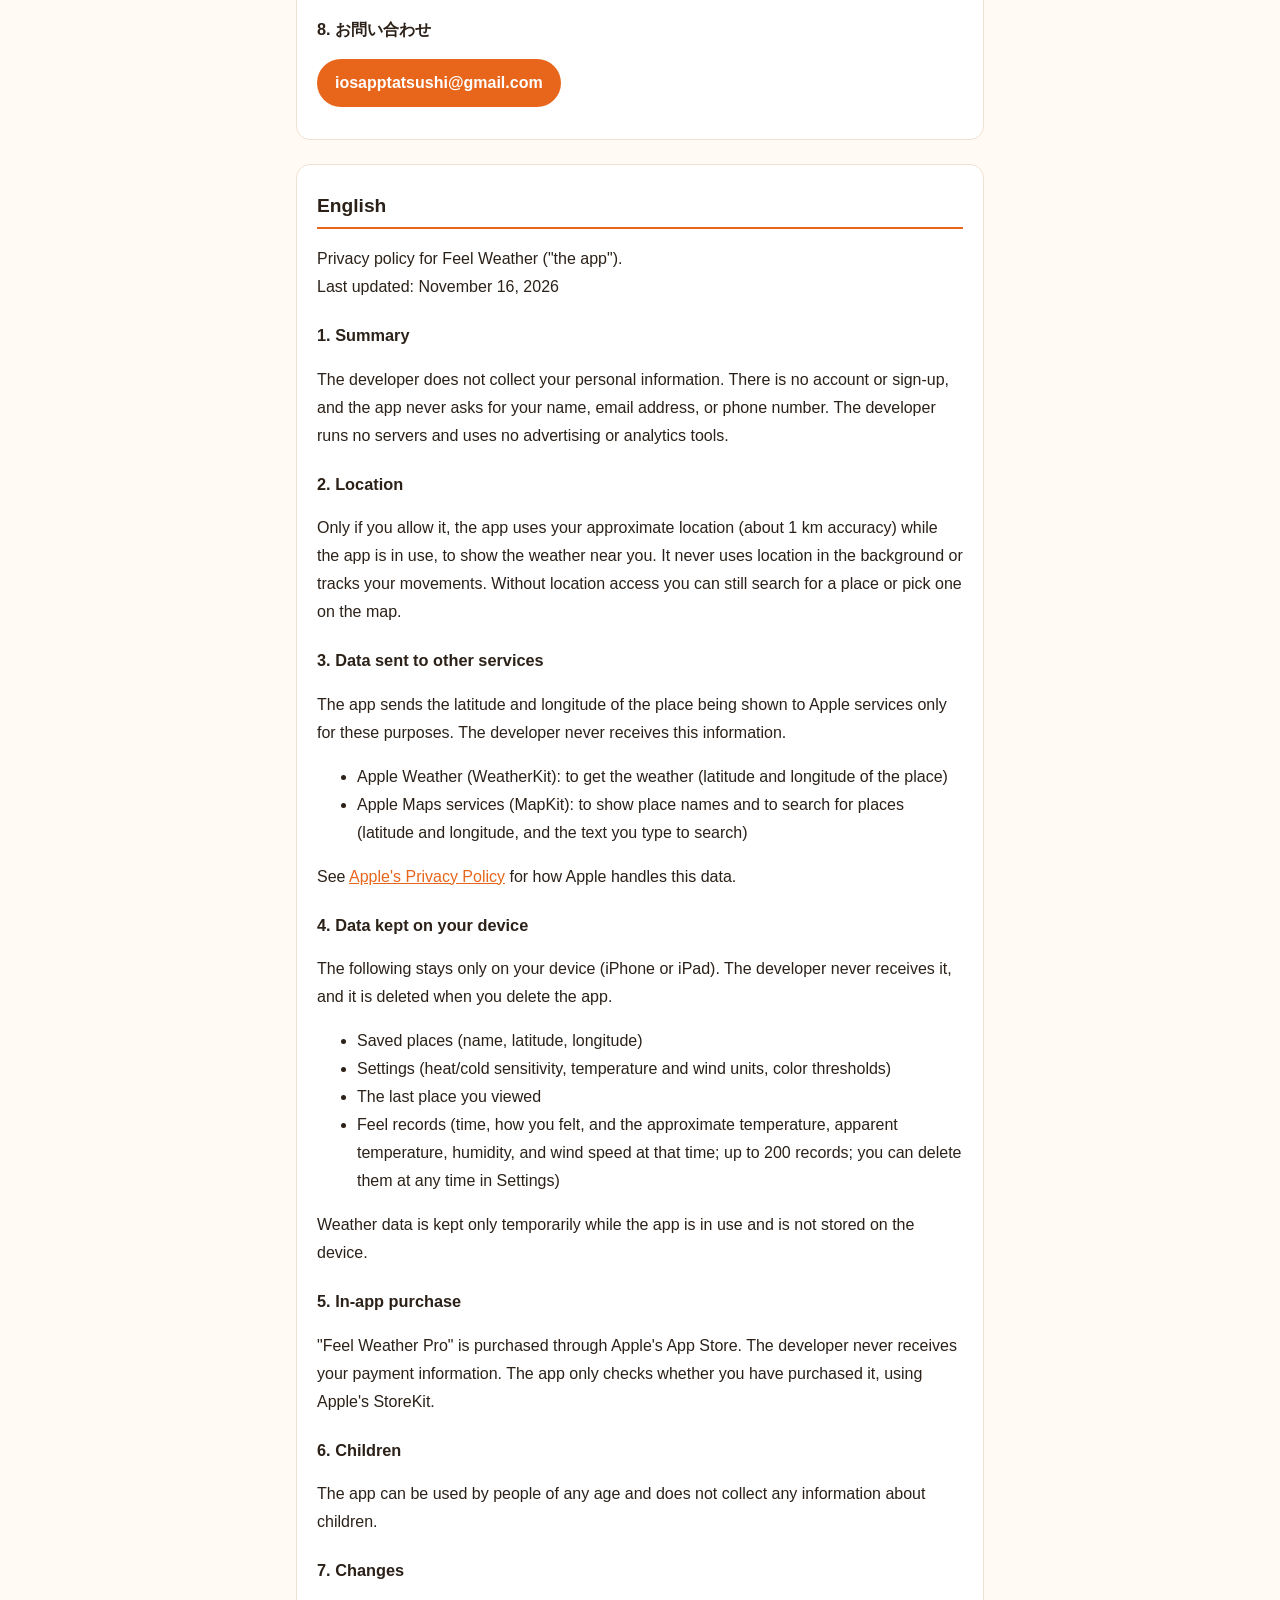
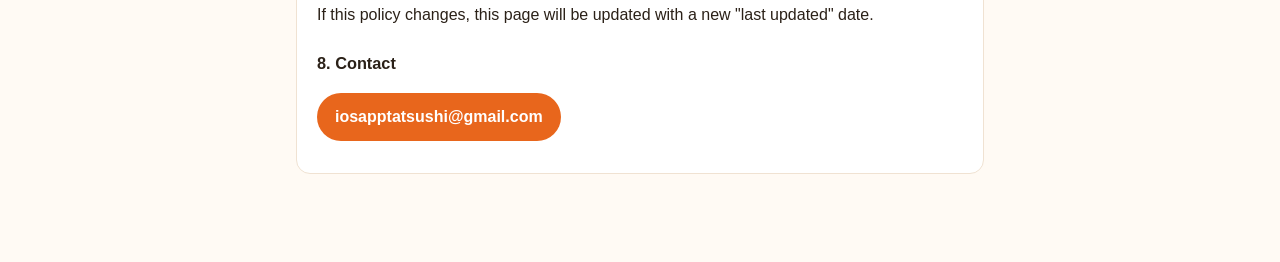
<file: feelweather/privacy.html>
<!doctype html>
<html lang="ja">
<head>
<meta charset="utf-8">
<meta name="viewport" content="width=device-width, initial-scale=1">
<title>体感予報 プライバシーポリシー / Feel Weather Privacy Policy</title>
<link rel="icon" href="icon.png">
<link rel="stylesheet" href="../style.css">
</head>
<body>
<main>
  <header>
    <img src="icon.png" alt="">
    <div>
      <h1>体感予報</h1>
      <p>プライバシーポリシー / Privacy Policy</p>
    </div>
  </header>
  <nav>
    <a href="#ja">日本語</a>
    <a href="#en">English</a>
    <a href="index.html">サポート / Support</a>
    <a href="terms.html">利用規約 / Terms of Use</a>
  </nav>

  <!-- アプリ内の画面（App/Views/LegalViews.swift の PrivacyPolicyView）と同じ内容にする -->
  <section id="ja">
    <h2>日本語</h2>
    <p>体感予報（以下「本アプリ」）のプライバシーポリシーです。<br>最終更新日：2026年11月16日</p>

    <h3>1. 基本方針</h3>
    <p>本アプリの開発者は、利用者の個人情報を収集しません。本アプリには会員登録がなく、氏名・メールアドレス・電話番号の入力を求めません。開発者は独自のサーバーを持たず、広告や利用状況の解析ツールも使用していません。</p>

    <h3>2. 位置情報</h3>
    <p>利用者が許可した場合に限り、現在地付近の天気を表示するために、アプリの使用中だけおおよその位置情報（約1kmの精度）を取得します。バックグラウンドで位置情報を取得したり、移動を追跡したりすることはありません。位置情報を許可しなくても、地名・住所の検索や地図での指定により、本アプリを利用できます。</p>

    <h3>3. 外部のサービスへの送信</h3>
    <p>本アプリは、次の目的に限り、表示する地点の緯度・経度を Apple のサービスへ送信します。開発者がこれらの情報を受け取ることはありません。</p>
    <ul>
      <li>Apple Weather（WeatherKit）：天気情報の取得（表示する地点の緯度・経度）</li>
      <li>Apple の地図・位置情報サービス（MapKit）：地名の表示、地名・住所の検索（表示する地点の緯度・経度、検索のために入力した文字）</li>
    </ul>
    <p>Apple による取り扱いは、<a href="https://www.apple.com/jp/legal/privacy/">Apple のプライバシーポリシー</a>をご確認ください。</p>

    <h3>4. 端末内に保存する情報</h3>
    <p>次の情報は、利用者の端末（iPhone・iPad）の中だけに保存されます。開発者が受け取ることはなく、本アプリを削除すると消去されます。</p>
    <ul>
      <li>保存した場所（名前・緯度・経度）</li>
      <li>設定（暑がり・寒がり、温度や風速の単位、色分けの基準）</li>
      <li>最後に表示した場所</li>
      <li>体感の記録（記録した時刻、感じた段階、そのときのおおよその気温・体感温度・湿度・風速。最大200件。設定からいつでも削除できます）</li>
    </ul>
    <p>天気情報は、アプリの使用中に一時的に保持するだけで、端末に保存しません。</p>

    <h3>5. アプリ内課金</h3>
    <p>「体感予報 Pro」の購入は Apple の App Store を通じて行われます。支払い情報を開発者が受け取ることはありません。本アプリは、購入済みかどうかの確認だけを Apple の仕組み（StoreKit）で行います。</p>

    <h3>6. 子どもの利用</h3>
    <p>本アプリは年齢を問わず利用できますが、子どもに関する情報を特別に収集することはありません。</p>

    <h3>7. このポリシーの変更</h3>
    <p>内容を変更する場合は、このページを更新し、最終更新日を改めます。</p>

    <h3>8. お問い合わせ</h3>
    <p><a class="contact" href="mailto:iosapptatsushi@gmail.com">iosapptatsushi@gmail.com</a></p>
  </section>

  <section id="en">
    <h2>English</h2>
    <p>Privacy policy for Feel Weather ("the app").<br>Last updated: November 16, 2026</p>

    <h3>1. Summary</h3>
    <p>The developer does not collect your personal information. There is no account or sign-up, and the app never asks for your name, email address, or phone number. The developer runs no servers and uses no advertising or analytics tools.</p>

    <h3>2. Location</h3>
    <p>Only if you allow it, the app uses your approximate location (about 1 km accuracy) while the app is in use, to show the weather near you. It never uses location in the background or tracks your movements. Without location access you can still search for a place or pick one on the map.</p>

    <h3>3. Data sent to other services</h3>
    <p>The app sends the latitude and longitude of the place being shown to Apple services only for these purposes. The developer never receives this information.</p>
    <ul>
      <li>Apple Weather (WeatherKit): to get the weather (latitude and longitude of the place)</li>
      <li>Apple Maps services (MapKit): to show place names and to search for places (latitude and longitude, and the text you type to search)</li>
    </ul>
    <p>See <a href="https://www.apple.com/legal/privacy/">Apple's Privacy Policy</a> for how Apple handles this data.</p>

    <h3>4. Data kept on your device</h3>
    <p>The following stays only on your device (iPhone or iPad). The developer never receives it, and it is deleted when you delete the app.</p>
    <ul>
      <li>Saved places (name, latitude, longitude)</li>
      <li>Settings (heat/cold sensitivity, temperature and wind units, color thresholds)</li>
      <li>The last place you viewed</li>
      <li>Feel records (time, how you felt, and the approximate temperature, apparent temperature, humidity, and wind speed at that time; up to 200 records; you can delete them at any time in Settings)</li>
    </ul>
    <p>Weather data is kept only temporarily while the app is in use and is not stored on the device.</p>

    <h3>5. In-app purchase</h3>
    <p>"Feel Weather Pro" is purchased through Apple's App Store. The developer never receives your payment information. The app only checks whether you have purchased it, using Apple's StoreKit.</p>

    <h3>6. Children</h3>
    <p>The app can be used by people of any age and does not collect any information about children.</p>

    <h3>7. Changes</h3>
    <p>If this policy changes, this page will be updated with a new "last updated" date.</p>

    <h3>8. Contact</h3>
    <p><a class="contact" href="mailto:iosapptatsushi@gmail.com">iosapptatsushi@gmail.com</a></p>
  </section>
</main>
</body>
</html>
</file>
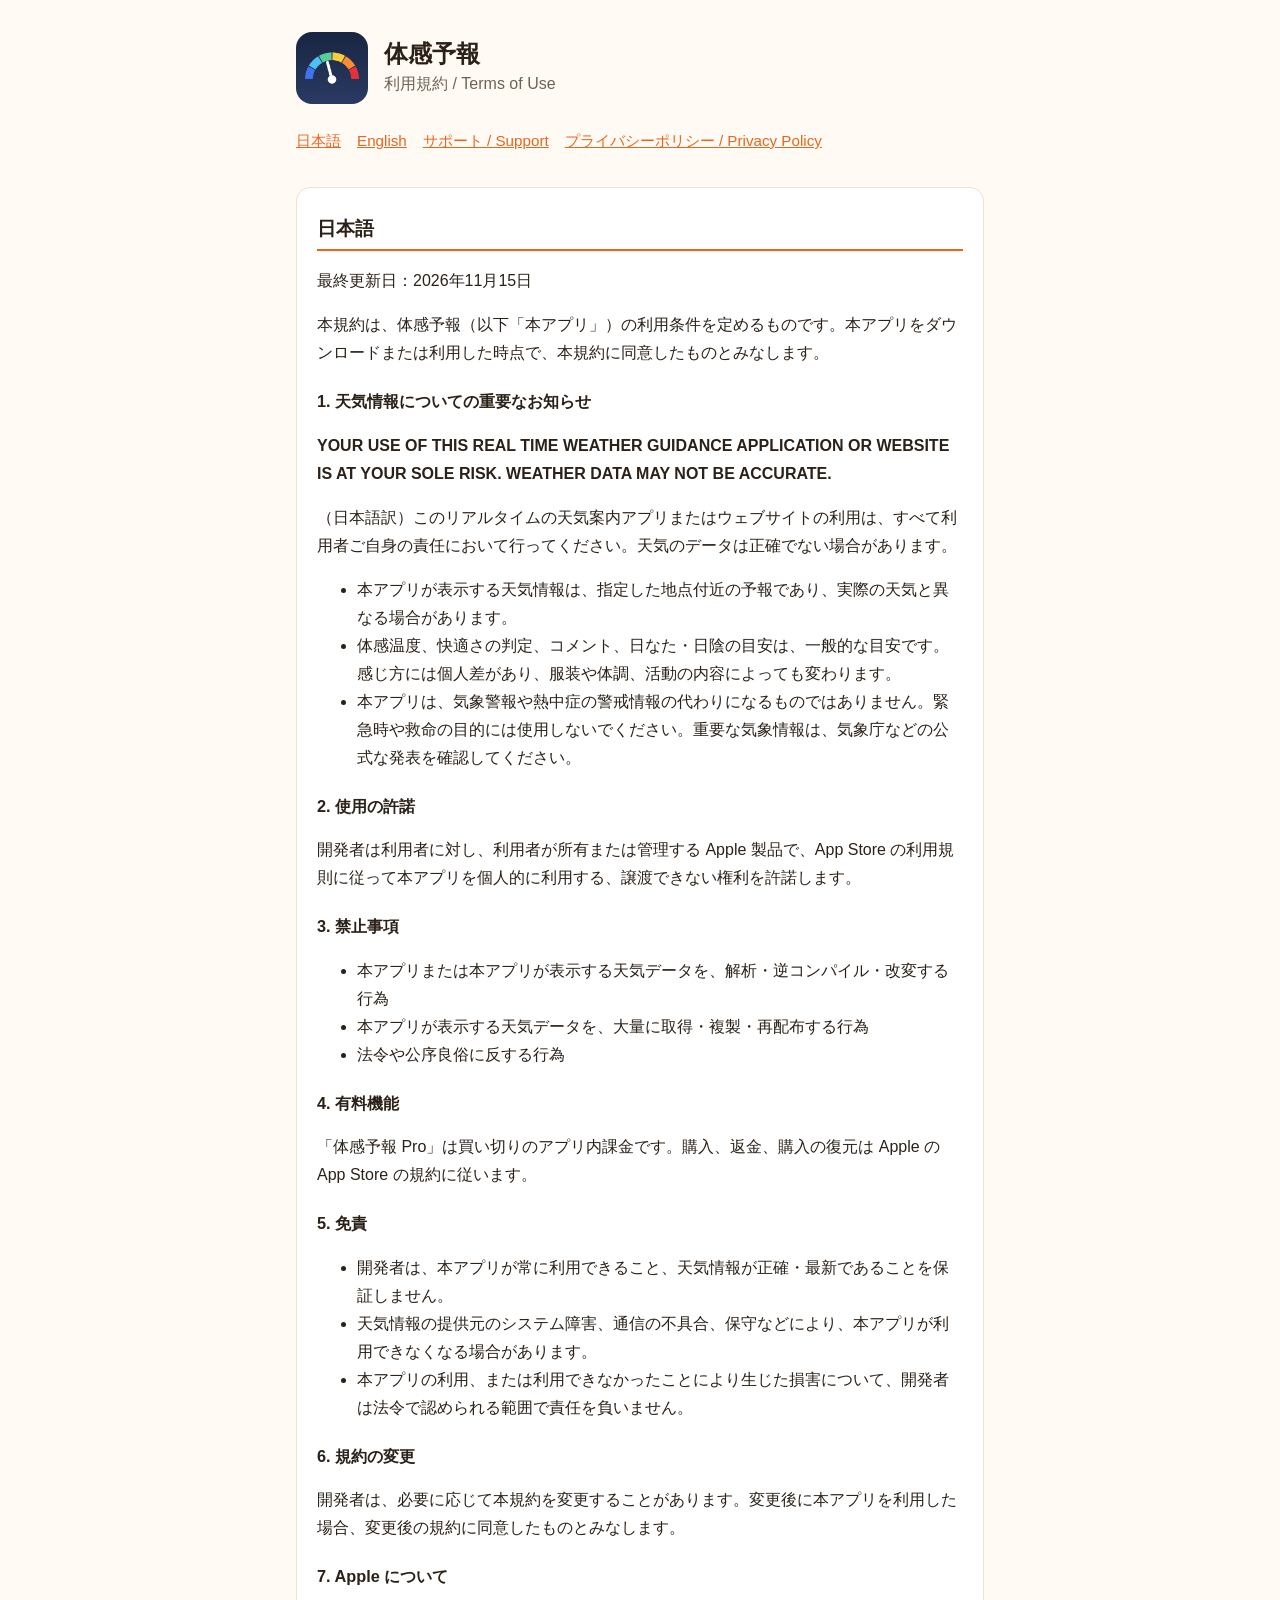
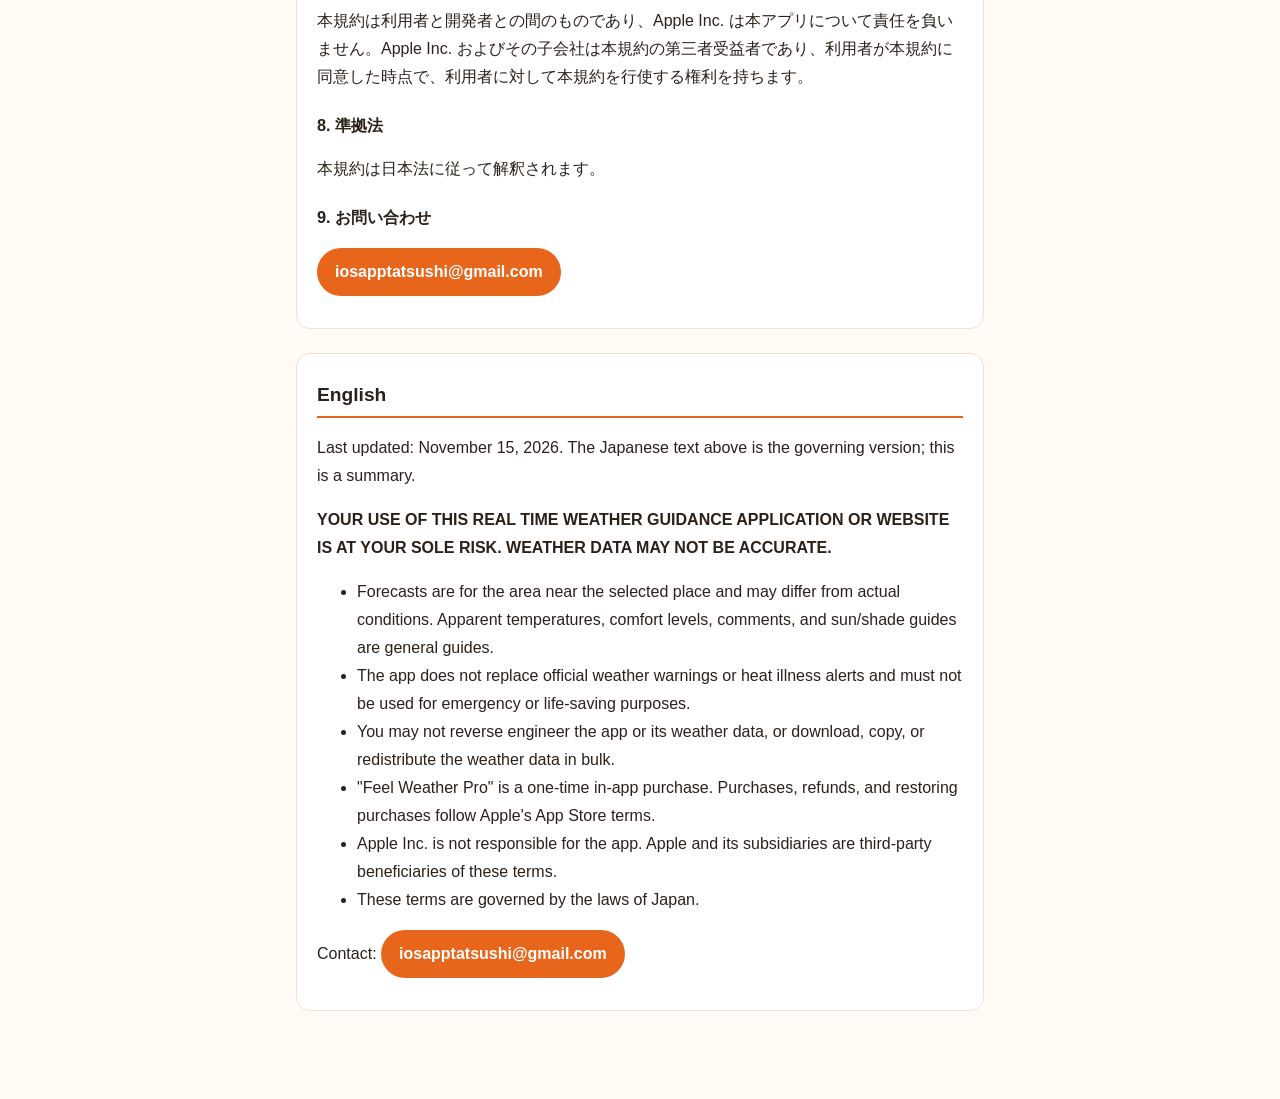
<file: feelweather/terms.html>
<!doctype html>
<html lang="ja">
<head>
<meta charset="utf-8">
<meta name="viewport" content="width=device-width, initial-scale=1">
<title>体感予報 利用規約 / Feel Weather Terms of Use</title>
<link rel="icon" href="icon.png">
<link rel="stylesheet" href="../style.css">
</head>
<body>
<main>
  <header>
    <img src="icon.png" alt="">
    <div>
      <h1>体感予報</h1>
      <p>利用規約 / Terms of Use</p>
    </div>
  </header>
  <nav>
    <a href="#ja">日本語</a>
    <a href="#en">English</a>
    <a href="index.html">サポート / Support</a>
    <a href="privacy.html">プライバシーポリシー / Privacy Policy</a>
  </nav>

  <!-- アプリ内の画面（App/Views/LegalViews.swift の TermsView）と App Store Connect の使用許諾契約と同じ内容にする -->
  <section id="ja">
    <h2>日本語</h2>
    <p>最終更新日：2026年11月15日</p>
    <p>本規約は、体感予報（以下「本アプリ」）の利用条件を定めるものです。本アプリをダウンロードまたは利用した時点で、本規約に同意したものとみなします。</p>

    <h3>1. 天気情報についての重要なお知らせ</h3>
    <p><strong>YOUR USE OF THIS REAL TIME WEATHER GUIDANCE APPLICATION OR WEBSITE IS AT YOUR SOLE RISK. WEATHER DATA MAY NOT BE ACCURATE.</strong></p>
    <p>（日本語訳）このリアルタイムの天気案内アプリまたはウェブサイトの利用は、すべて利用者ご自身の責任において行ってください。天気のデータは正確でない場合があります。</p>
    <ul>
      <li>本アプリが表示する天気情報は、指定した地点付近の予報であり、実際の天気と異なる場合があります。</li>
      <li>体感温度、快適さの判定、コメント、日なた・日陰の目安は、一般的な目安です。感じ方には個人差があり、服装や体調、活動の内容によっても変わります。</li>
      <li>本アプリは、気象警報や熱中症の警戒情報の代わりになるものではありません。緊急時や救命の目的には使用しないでください。重要な気象情報は、気象庁などの公式な発表を確認してください。</li>
    </ul>

    <h3>2. 使用の許諾</h3>
    <p>開発者は利用者に対し、利用者が所有または管理する Apple 製品で、App Store の利用規則に従って本アプリを個人的に利用する、譲渡できない権利を許諾します。</p>

    <h3>3. 禁止事項</h3>
    <ul>
      <li>本アプリまたは本アプリが表示する天気データを、解析・逆コンパイル・改変する行為</li>
      <li>本アプリが表示する天気データを、大量に取得・複製・再配布する行為</li>
      <li>法令や公序良俗に反する行為</li>
    </ul>

    <h3>4. 有料機能</h3>
    <p>「体感予報 Pro」は買い切りのアプリ内課金です。購入、返金、購入の復元は Apple の App Store の規約に従います。</p>

    <h3>5. 免責</h3>
    <ul>
      <li>開発者は、本アプリが常に利用できること、天気情報が正確・最新であることを保証しません。</li>
      <li>天気情報の提供元のシステム障害、通信の不具合、保守などにより、本アプリが利用できなくなる場合があります。</li>
      <li>本アプリの利用、または利用できなかったことにより生じた損害について、開発者は法令で認められる範囲で責任を負いません。</li>
    </ul>

    <h3>6. 規約の変更</h3>
    <p>開発者は、必要に応じて本規約を変更することがあります。変更後に本アプリを利用した場合、変更後の規約に同意したものとみなします。</p>

    <h3>7. Apple について</h3>
    <p>本規約は利用者と開発者との間のものであり、Apple Inc. は本アプリについて責任を負いません。Apple Inc. およびその子会社は本規約の第三者受益者であり、利用者が本規約に同意した時点で、利用者に対して本規約を行使する権利を持ちます。</p>

    <h3>8. 準拠法</h3>
    <p>本規約は日本法に従って解釈されます。</p>

    <h3>9. お問い合わせ</h3>
    <p><a class="contact" href="mailto:iosapptatsushi@gmail.com">iosapptatsushi@gmail.com</a></p>
  </section>

  <section id="en">
    <h2>English</h2>
    <p>Last updated: November 15, 2026. The Japanese text above is the governing version; this is a summary.</p>
    <p><strong>YOUR USE OF THIS REAL TIME WEATHER GUIDANCE APPLICATION OR WEBSITE IS AT YOUR SOLE RISK. WEATHER DATA MAY NOT BE ACCURATE.</strong></p>
    <ul>
      <li>Forecasts are for the area near the selected place and may differ from actual conditions. Apparent temperatures, comfort levels, comments, and sun/shade guides are general guides.</li>
      <li>The app does not replace official weather warnings or heat illness alerts and must not be used for emergency or life-saving purposes.</li>
      <li>You may not reverse engineer the app or its weather data, or download, copy, or redistribute the weather data in bulk.</li>
      <li>"Feel Weather Pro" is a one-time in-app purchase. Purchases, refunds, and restoring purchases follow Apple's App Store terms.</li>
      <li>Apple Inc. is not responsible for the app. Apple and its subsidiaries are third-party beneficiaries of these terms.</li>
      <li>These terms are governed by the laws of Japan.</li>
    </ul>
    <p>Contact: <a class="contact" href="mailto:iosapptatsushi@gmail.com">iosapptatsushi@gmail.com</a></p>
  </section>
</main>
</body>
</html>
</file>
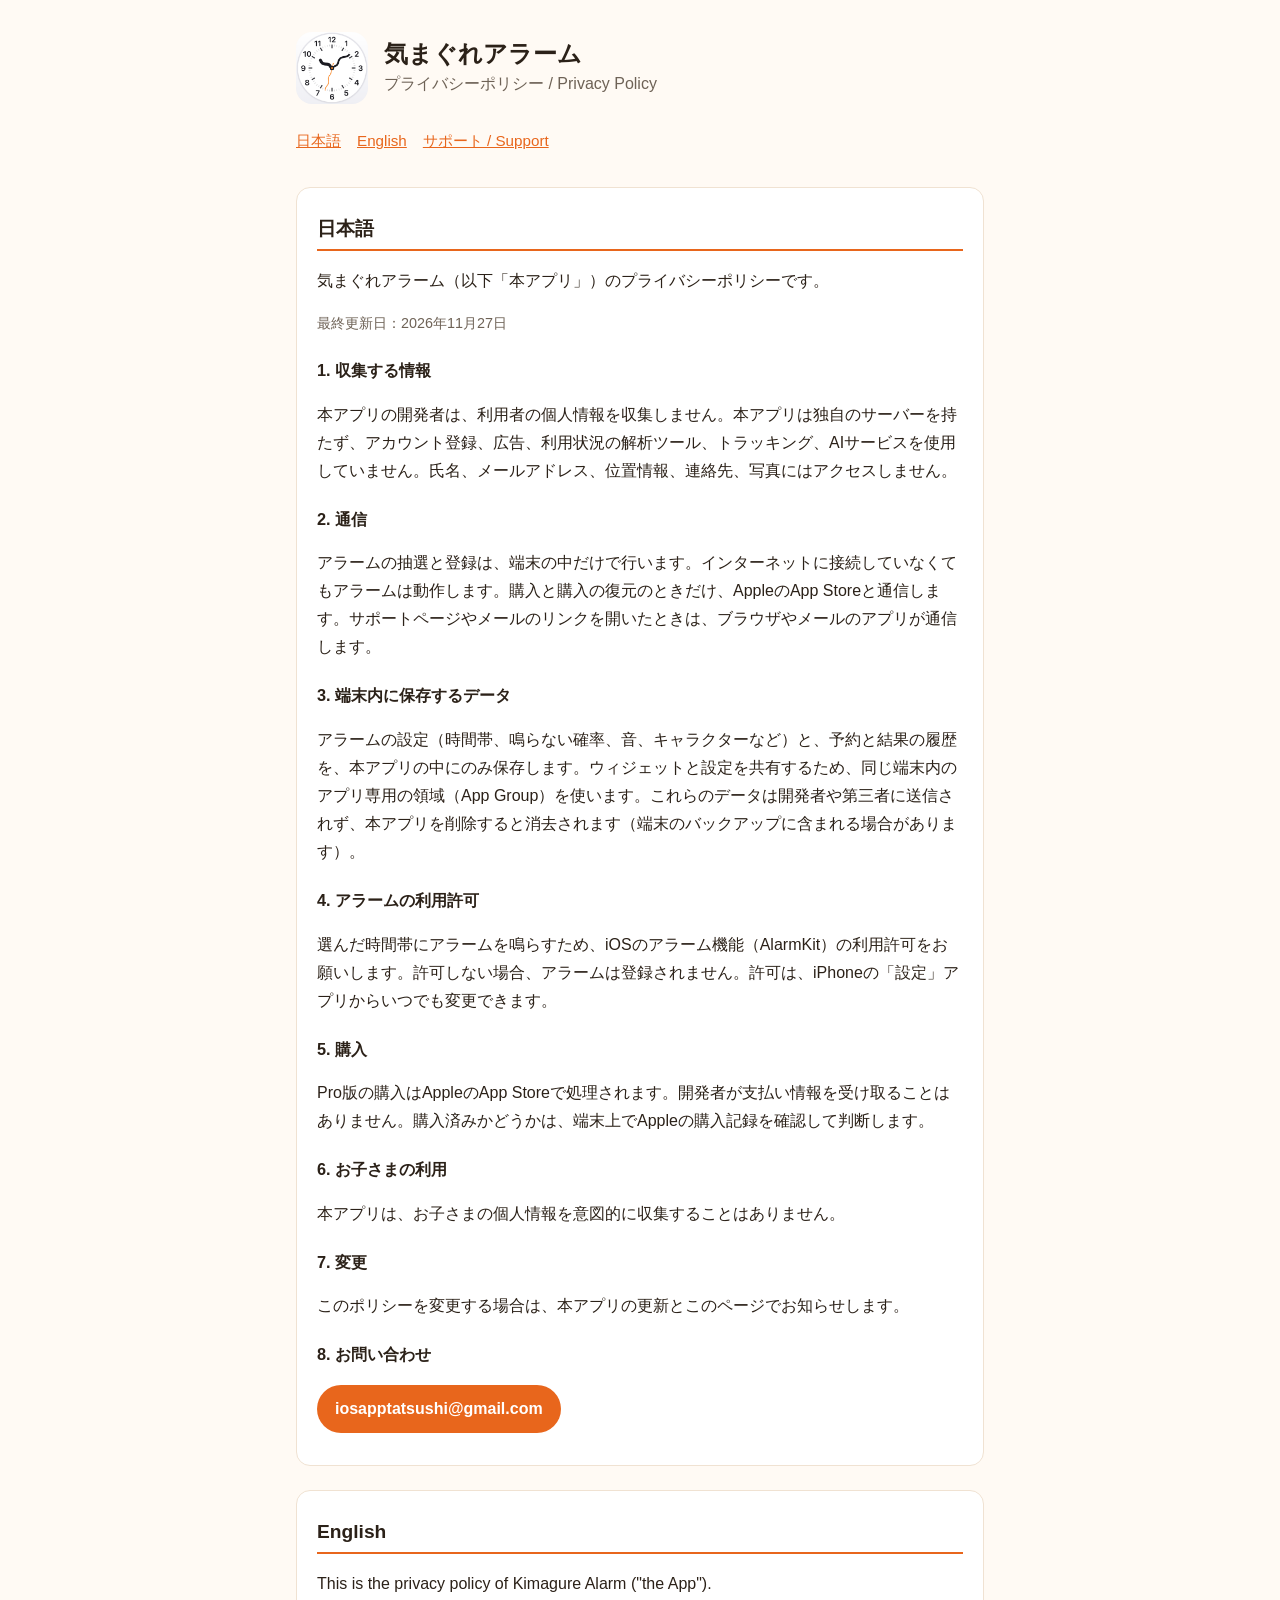
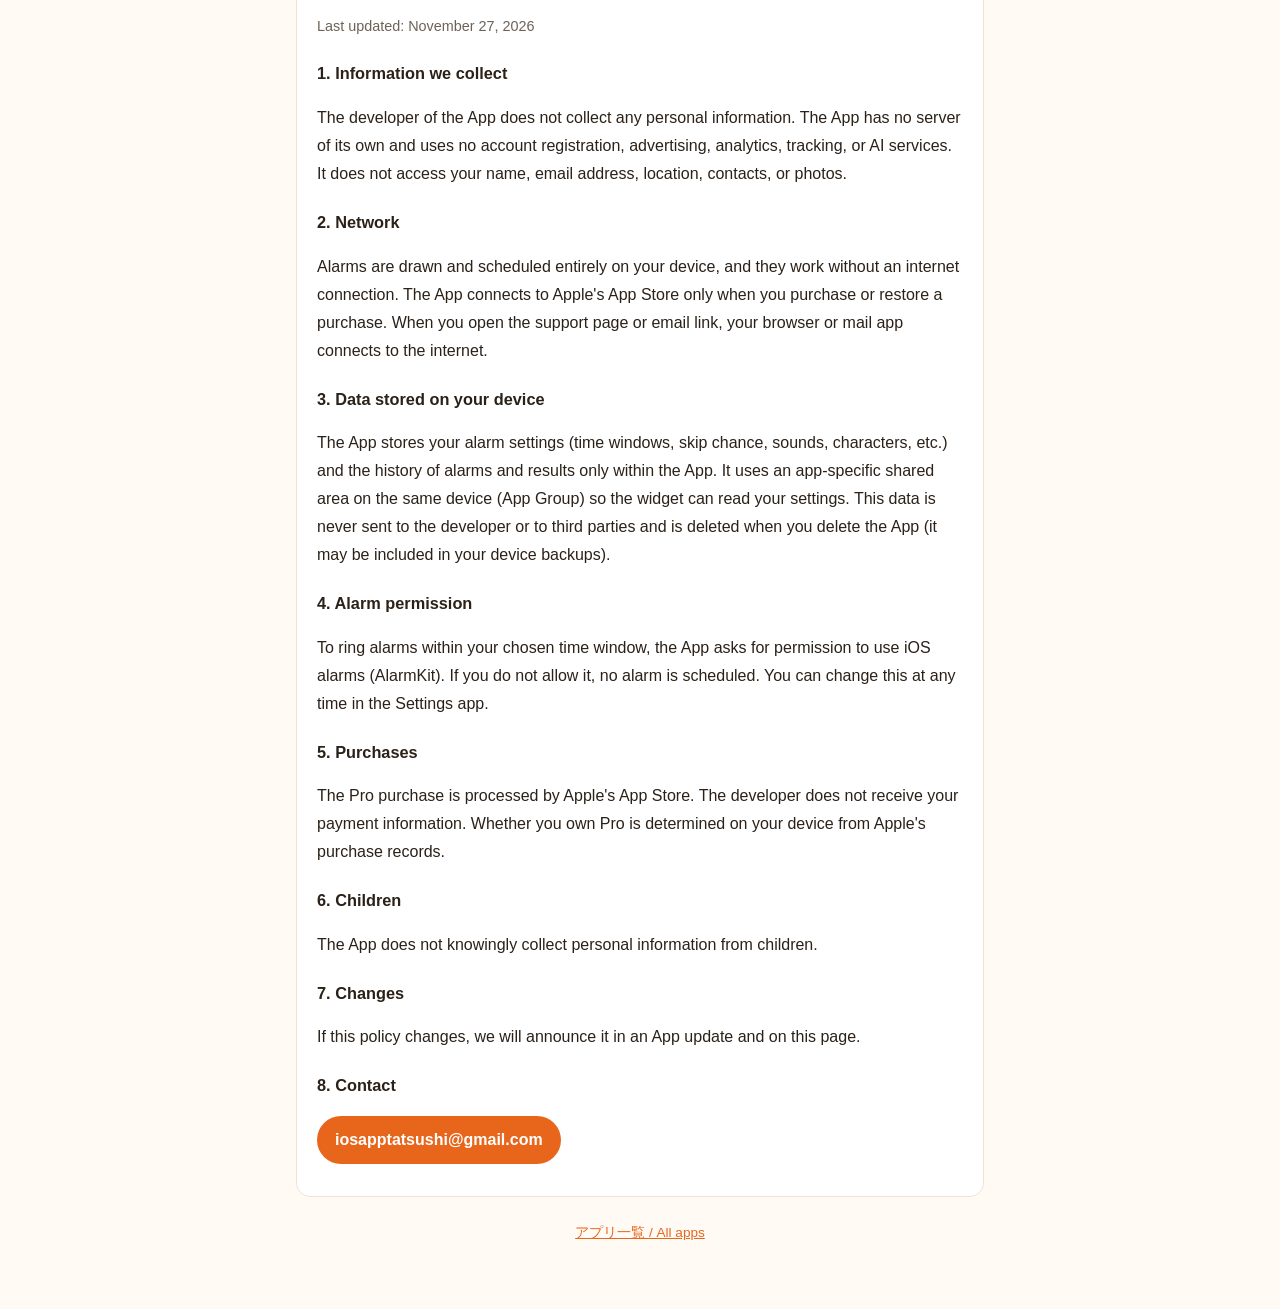
<file: kimagurealarm/privacy.html>
<!doctype html>
<html lang="ja">
<head>
<meta charset="utf-8">
<meta name="viewport" content="width=device-width, initial-scale=1">
<title>気まぐれアラーム プライバシーポリシー / Privacy Policy</title>
<link rel="icon" href="icon.png">
<link rel="stylesheet" href="../style.css">
</head>
<body>
<main>
  <header>
    <img src="icon.png" alt="">
    <div>
      <h1>気まぐれアラーム</h1>
      <p>プライバシーポリシー / Privacy Policy</p>
    </div>
  </header>
  <nav>
    <a href="#ja">日本語</a>
    <a href="#en">English</a>
    <a href="./">サポート / Support</a>
  </nav>

  <section id="ja">
    <h2>日本語</h2>
    <p>気まぐれアラーム（以下「本アプリ」）のプライバシーポリシーです。</p>
    <p class="updated">最終更新日：2026年11月27日</p>

    <h3>1. 収集する情報</h3>
    <p>本アプリの開発者は、利用者の個人情報を収集しません。本アプリは独自のサーバーを持たず、アカウント登録、広告、利用状況の解析ツール、トラッキング、AIサービスを使用していません。氏名、メールアドレス、位置情報、連絡先、写真にはアクセスしません。</p>

    <h3>2. 通信</h3>
    <p>アラームの抽選と登録は、端末の中だけで行います。インターネットに接続していなくてもアラームは動作します。購入と購入の復元のときだけ、AppleのApp Storeと通信します。サポートページやメールのリンクを開いたときは、ブラウザやメールのアプリが通信します。</p>

    <h3>3. 端末内に保存するデータ</h3>
    <p>アラームの設定（時間帯、鳴らない確率、音、キャラクターなど）と、予約と結果の履歴を、本アプリの中にのみ保存します。ウィジェットと設定を共有するため、同じ端末内のアプリ専用の領域（App Group）を使います。これらのデータは開発者や第三者に送信されず、本アプリを削除すると消去されます（端末のバックアップに含まれる場合があります）。</p>

    <h3>4. アラームの利用許可</h3>
    <p>選んだ時間帯にアラームを鳴らすため、iOSのアラーム機能（AlarmKit）の利用許可をお願いします。許可しない場合、アラームは登録されません。許可は、iPhoneの「設定」アプリからいつでも変更できます。</p>

    <h3>5. 購入</h3>
    <p>Pro版の購入はAppleのApp Storeで処理されます。開発者が支払い情報を受け取ることはありません。購入済みかどうかは、端末上でAppleの購入記録を確認して判断します。</p>

    <h3>6. お子さまの利用</h3>
    <p>本アプリは、お子さまの個人情報を意図的に収集することはありません。</p>

    <h3>7. 変更</h3>
    <p>このポリシーを変更する場合は、本アプリの更新とこのページでお知らせします。</p>

    <h3>8. お問い合わせ</h3>
    <p><a class="contact" href="mailto:iosapptatsushi@gmail.com?subject=Kimagure%20Alarm">iosapptatsushi@gmail.com</a></p>
  </section>

  <section id="en">
    <h2>English</h2>
    <p>This is the privacy policy of Kimagure Alarm ("the App").</p>
    <p class="updated">Last updated: November 27, 2026</p>

    <h3>1. Information we collect</h3>
    <p>The developer of the App does not collect any personal information. The App has no server of its own and uses no account registration, advertising, analytics, tracking, or AI services. It does not access your name, email address, location, contacts, or photos.</p>

    <h3>2. Network</h3>
    <p>Alarms are drawn and scheduled entirely on your device, and they work without an internet connection. The App connects to Apple's App Store only when you purchase or restore a purchase. When you open the support page or email link, your browser or mail app connects to the internet.</p>

    <h3>3. Data stored on your device</h3>
    <p>The App stores your alarm settings (time windows, skip chance, sounds, characters, etc.) and the history of alarms and results only within the App. It uses an app-specific shared area on the same device (App Group) so the widget can read your settings. This data is never sent to the developer or to third parties and is deleted when you delete the App (it may be included in your device backups).</p>

    <h3>4. Alarm permission</h3>
    <p>To ring alarms within your chosen time window, the App asks for permission to use iOS alarms (AlarmKit). If you do not allow it, no alarm is scheduled. You can change this at any time in the Settings app.</p>

    <h3>5. Purchases</h3>
    <p>The Pro purchase is processed by Apple's App Store. The developer does not receive your payment information. Whether you own Pro is determined on your device from Apple's purchase records.</p>

    <h3>6. Children</h3>
    <p>The App does not knowingly collect personal information from children.</p>

    <h3>7. Changes</h3>
    <p>If this policy changes, we will announce it in an App update and on this page.</p>

    <h3>8. Contact</h3>
    <p><a class="contact" href="mailto:iosapptatsushi@gmail.com?subject=Kimagure%20Alarm">iosapptatsushi@gmail.com</a></p>
  </section>

  <footer><a href="../">アプリ一覧 / All apps</a></footer>
</main>
</body>
</html>
</file>
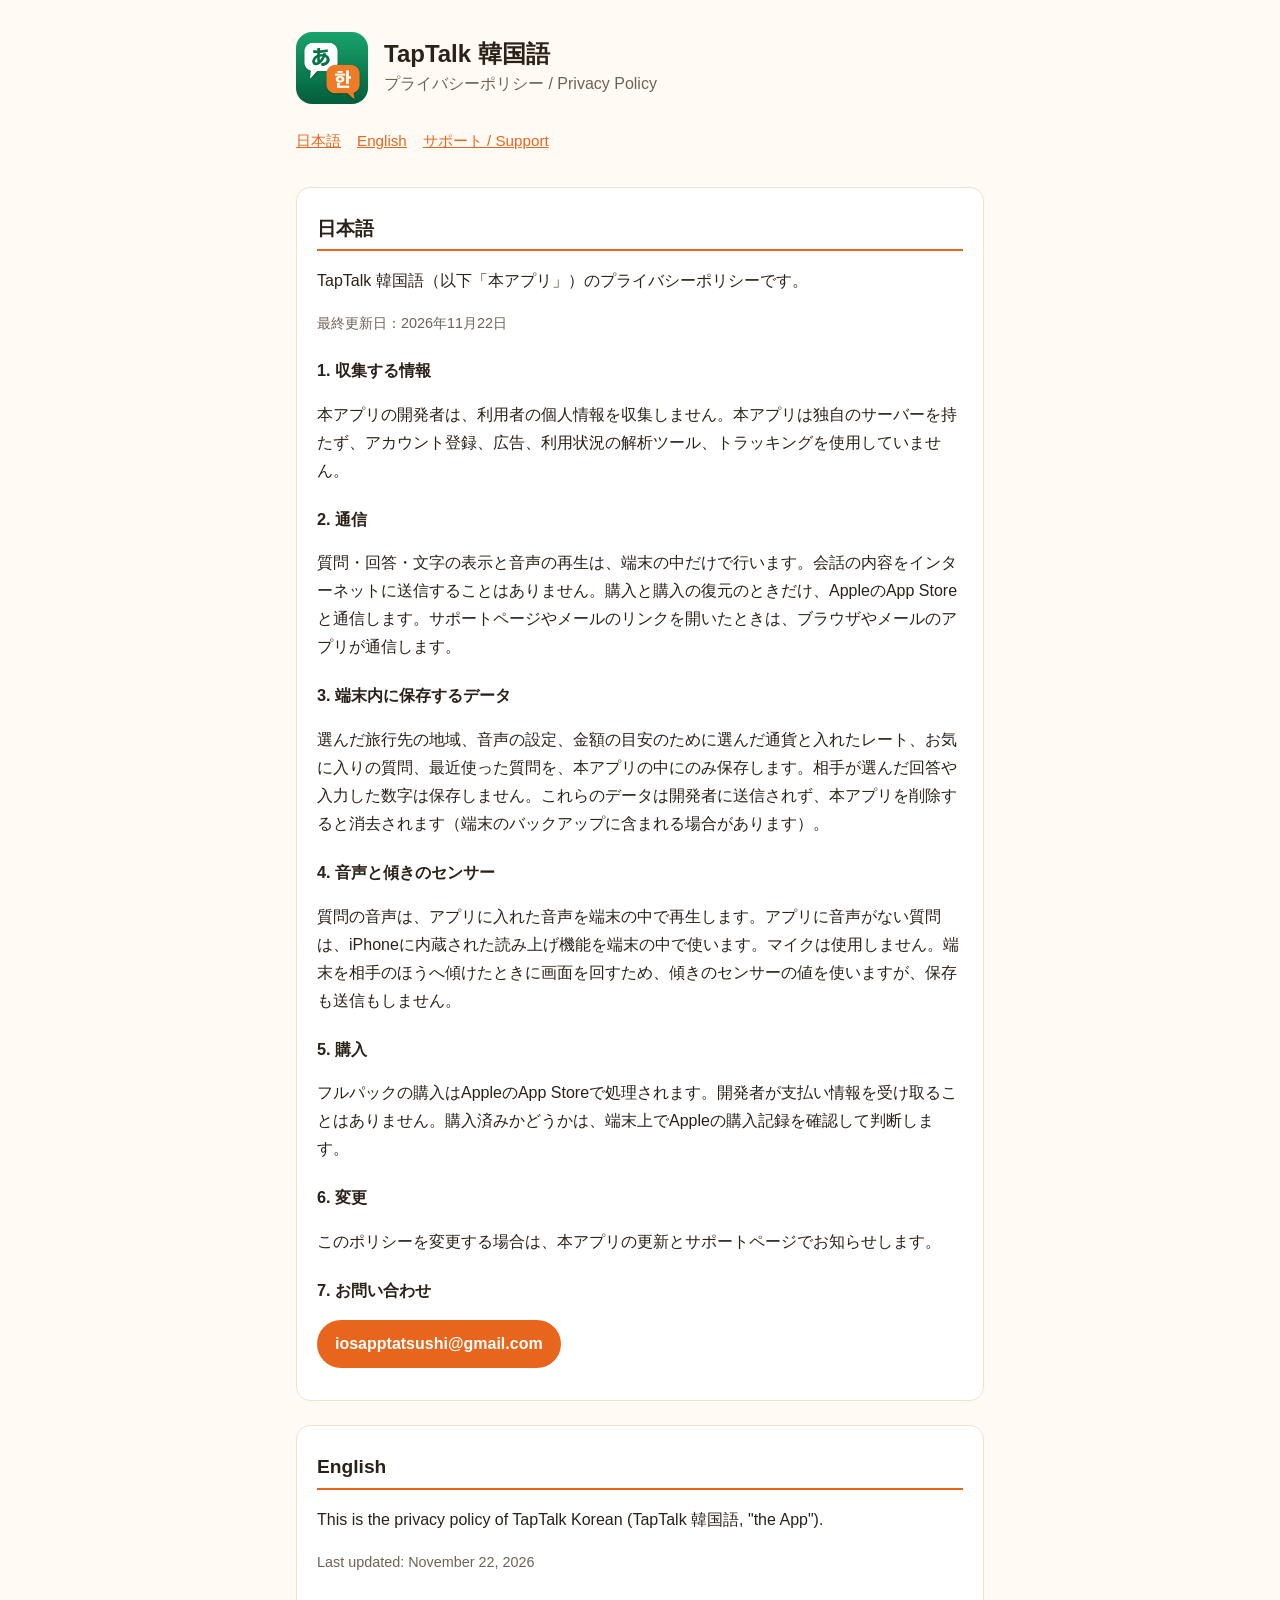
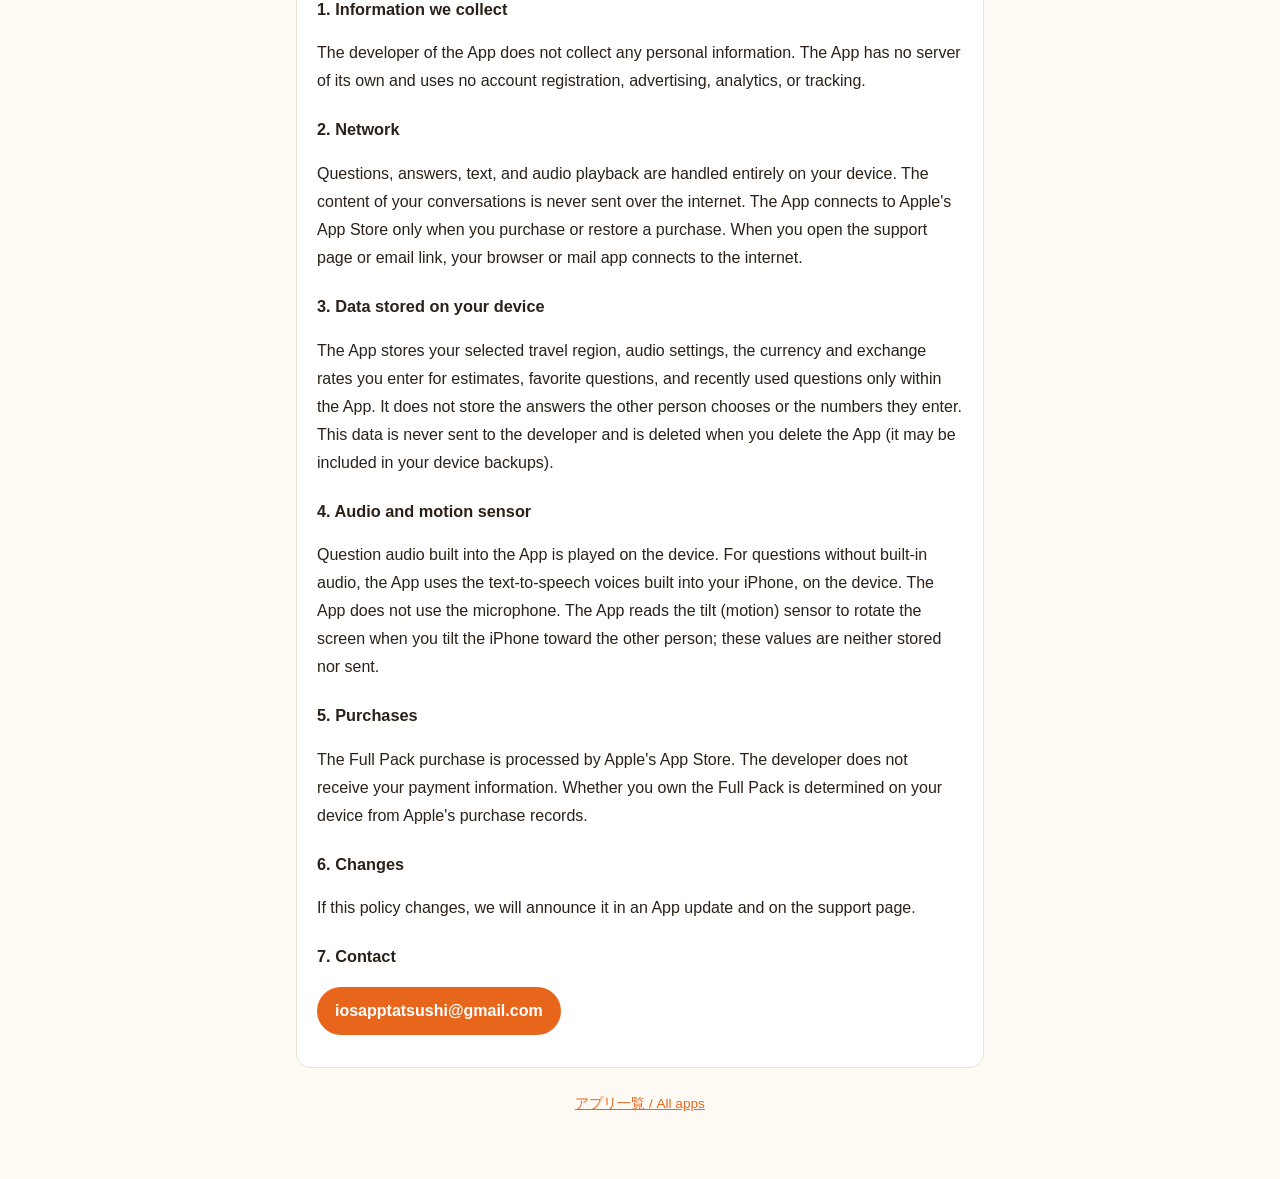
<file: taptalk-korean/privacy.html>
<!doctype html>
<html lang="ja">
<head>
<meta charset="utf-8">
<meta name="viewport" content="width=device-width, initial-scale=1">
<title>TapTalk 韓国語 プライバシーポリシー / Privacy Policy</title>
<link rel="icon" href="icon.png">
<link rel="stylesheet" href="../style.css">
</head>
<body>
<main>
  <header>
    <img src="icon.png" alt="">
    <div>
      <h1>TapTalk 韓国語</h1>
      <p>プライバシーポリシー / Privacy Policy</p>
    </div>
  </header>
  <nav>
    <a href="#ja">日本語</a>
    <a href="#en">English</a>
    <a href="./">サポート / Support</a>
  </nav>

  <section id="ja">
    <h2>日本語</h2>
    <p>TapTalk 韓国語（以下「本アプリ」）のプライバシーポリシーです。</p>
    <p class="updated">最終更新日：2026年11月22日</p>

    <h3>1. 収集する情報</h3>
    <p>本アプリの開発者は、利用者の個人情報を収集しません。本アプリは独自のサーバーを持たず、アカウント登録、広告、利用状況の解析ツール、トラッキングを使用していません。</p>

    <h3>2. 通信</h3>
    <p>質問・回答・文字の表示と音声の再生は、端末の中だけで行います。会話の内容をインターネットに送信することはありません。購入と購入の復元のときだけ、AppleのApp Storeと通信します。サポートページやメールのリンクを開いたときは、ブラウザやメールのアプリが通信します。</p>

    <h3>3. 端末内に保存するデータ</h3>
    <p>選んだ旅行先の地域、音声の設定、金額の目安のために選んだ通貨と入れたレート、お気に入りの質問、最近使った質問を、本アプリの中にのみ保存します。相手が選んだ回答や入力した数字は保存しません。これらのデータは開発者に送信されず、本アプリを削除すると消去されます（端末のバックアップに含まれる場合があります）。</p>

    <h3>4. 音声と傾きのセンサー</h3>
    <p>質問の音声は、アプリに入れた音声を端末の中で再生します。アプリに音声がない質問は、iPhoneに内蔵された読み上げ機能を端末の中で使います。マイクは使用しません。端末を相手のほうへ傾けたときに画面を回すため、傾きのセンサーの値を使いますが、保存も送信もしません。</p>

    <h3>5. 購入</h3>
    <p>フルパックの購入はAppleのApp Storeで処理されます。開発者が支払い情報を受け取ることはありません。購入済みかどうかは、端末上でAppleの購入記録を確認して判断します。</p>

    <h3>6. 変更</h3>
    <p>このポリシーを変更する場合は、本アプリの更新とサポートページでお知らせします。</p>

    <h3>7. お問い合わせ</h3>
    <p><a class="contact" href="mailto:iosapptatsushi@gmail.com?subject=TapTalk%20Korean">iosapptatsushi@gmail.com</a></p>
  </section>

  <section id="en">
    <h2>English</h2>
    <p>This is the privacy policy of TapTalk Korean (TapTalk 韓国語, "the App").</p>
    <p class="updated">Last updated: November 22, 2026</p>

    <h3>1. Information we collect</h3>
    <p>The developer of the App does not collect any personal information. The App has no server of its own and uses no account registration, advertising, analytics, or tracking.</p>

    <h3>2. Network</h3>
    <p>Questions, answers, text, and audio playback are handled entirely on your device. The content of your conversations is never sent over the internet. The App connects to Apple's App Store only when you purchase or restore a purchase. When you open the support page or email link, your browser or mail app connects to the internet.</p>

    <h3>3. Data stored on your device</h3>
    <p>The App stores your selected travel region, audio settings, the currency and exchange rates you enter for estimates, favorite questions, and recently used questions only within the App. It does not store the answers the other person chooses or the numbers they enter. This data is never sent to the developer and is deleted when you delete the App (it may be included in your device backups).</p>

    <h3>4. Audio and motion sensor</h3>
    <p>Question audio built into the App is played on the device. For questions without built-in audio, the App uses the text-to-speech voices built into your iPhone, on the device. The App does not use the microphone. The App reads the tilt (motion) sensor to rotate the screen when you tilt the iPhone toward the other person; these values are neither stored nor sent.</p>

    <h3>5. Purchases</h3>
    <p>The Full Pack purchase is processed by Apple's App Store. The developer does not receive your payment information. Whether you own the Full Pack is determined on your device from Apple's purchase records.</p>

    <h3>6. Changes</h3>
    <p>If this policy changes, we will announce it in an App update and on the support page.</p>

    <h3>7. Contact</h3>
    <p><a class="contact" href="mailto:iosapptatsushi@gmail.com?subject=TapTalk%20Korean">iosapptatsushi@gmail.com</a></p>
  </section>

  <footer><a href="../">アプリ一覧 / All apps</a></footer>
</main>
</body>
</html>
</file>
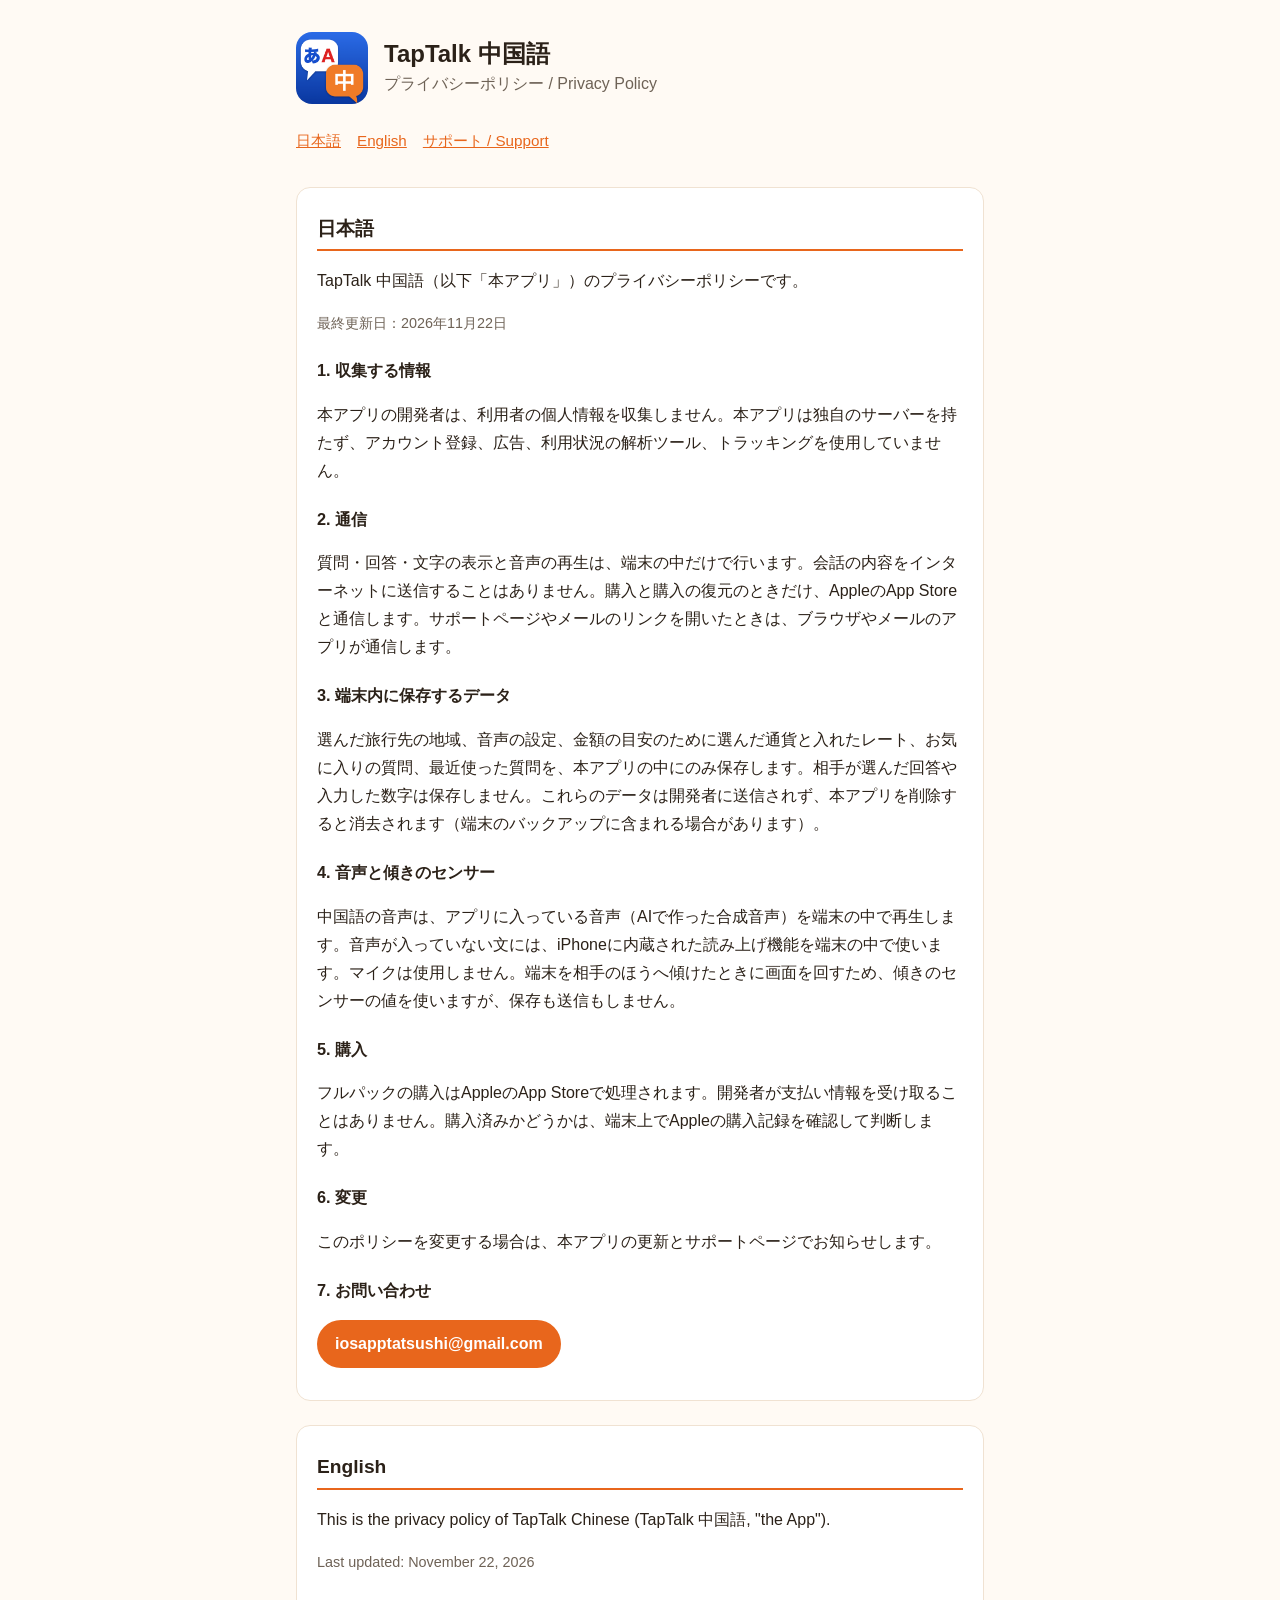
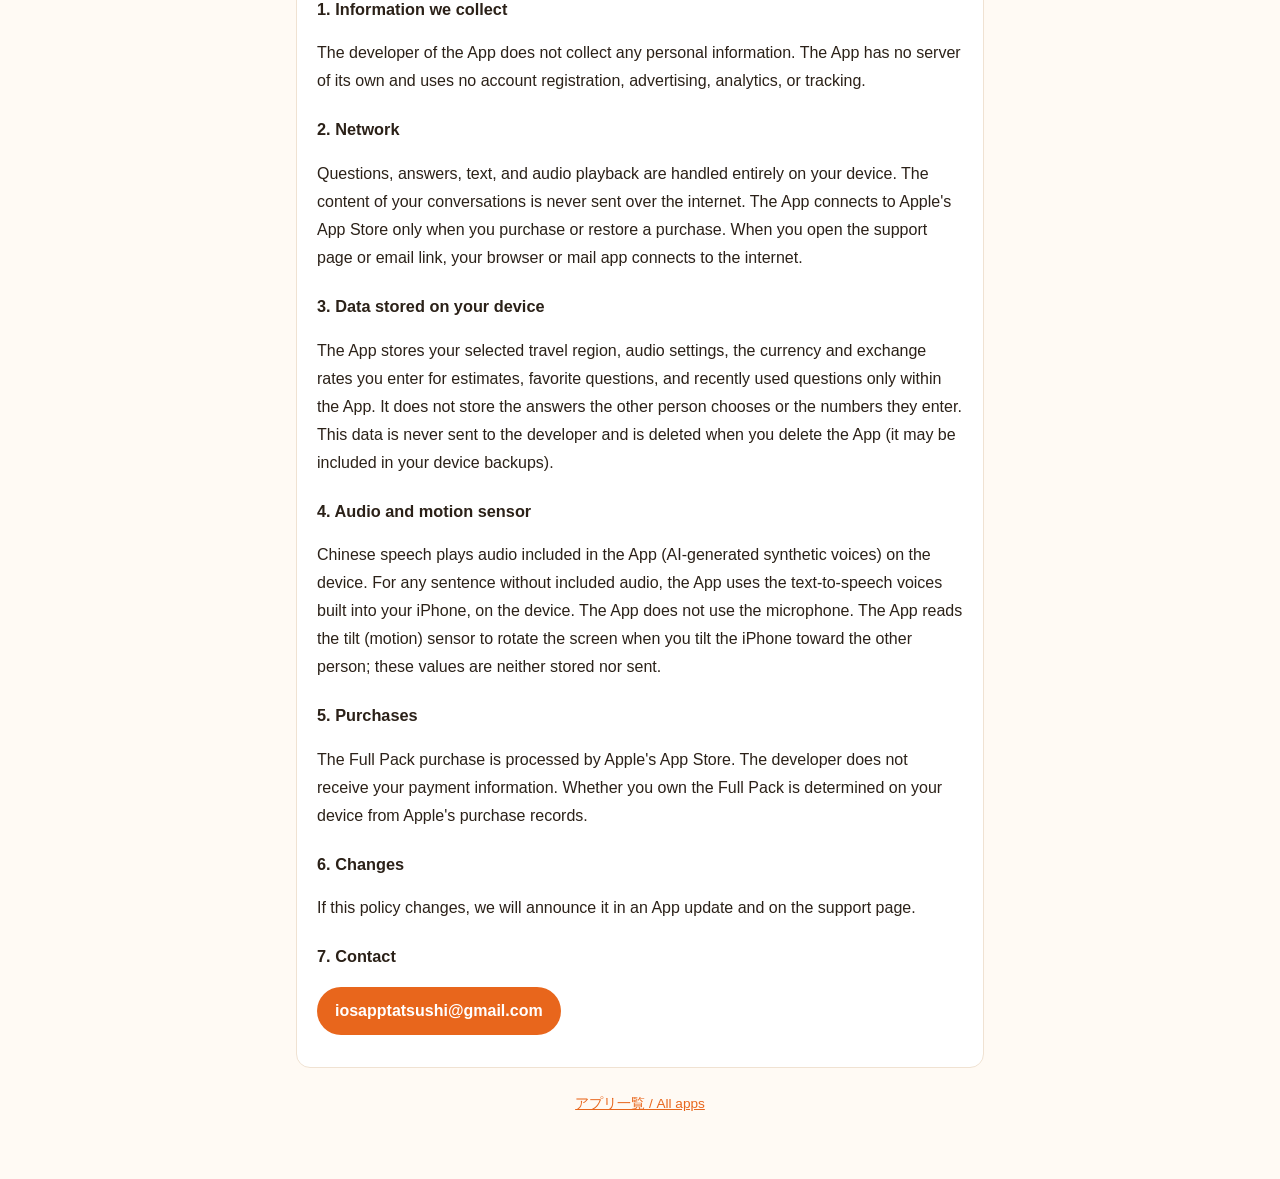
<file: taptalk/privacy.html>
<!doctype html>
<html lang="ja">
<head>
<meta charset="utf-8">
<meta name="viewport" content="width=device-width, initial-scale=1">
<title>TapTalk 中国語 プライバシーポリシー / Privacy Policy</title>
<link rel="icon" href="icon.png">
<link rel="stylesheet" href="../style.css">
</head>
<body>
<main>
  <header>
    <img src="icon.png" alt="">
    <div>
      <h1>TapTalk 中国語</h1>
      <p>プライバシーポリシー / Privacy Policy</p>
    </div>
  </header>
  <nav>
    <a href="#ja">日本語</a>
    <a href="#en">English</a>
    <a href="./">サポート / Support</a>
  </nav>

  <section id="ja">
    <h2>日本語</h2>
    <p>TapTalk 中国語（以下「本アプリ」）のプライバシーポリシーです。</p>
    <p class="updated">最終更新日：2026年11月22日</p>

    <h3>1. 収集する情報</h3>
    <p>本アプリの開発者は、利用者の個人情報を収集しません。本アプリは独自のサーバーを持たず、アカウント登録、広告、利用状況の解析ツール、トラッキングを使用していません。</p>

    <h3>2. 通信</h3>
    <p>質問・回答・文字の表示と音声の再生は、端末の中だけで行います。会話の内容をインターネットに送信することはありません。購入と購入の復元のときだけ、AppleのApp Storeと通信します。サポートページやメールのリンクを開いたときは、ブラウザやメールのアプリが通信します。</p>

    <h3>3. 端末内に保存するデータ</h3>
    <p>選んだ旅行先の地域、音声の設定、金額の目安のために選んだ通貨と入れたレート、お気に入りの質問、最近使った質問を、本アプリの中にのみ保存します。相手が選んだ回答や入力した数字は保存しません。これらのデータは開発者に送信されず、本アプリを削除すると消去されます（端末のバックアップに含まれる場合があります）。</p>

    <h3>4. 音声と傾きのセンサー</h3>
    <p>中国語の音声は、アプリに入っている音声（AIで作った合成音声）を端末の中で再生します。音声が入っていない文には、iPhoneに内蔵された読み上げ機能を端末の中で使います。マイクは使用しません。端末を相手のほうへ傾けたときに画面を回すため、傾きのセンサーの値を使いますが、保存も送信もしません。</p>

    <h3>5. 購入</h3>
    <p>フルパックの購入はAppleのApp Storeで処理されます。開発者が支払い情報を受け取ることはありません。購入済みかどうかは、端末上でAppleの購入記録を確認して判断します。</p>

    <h3>6. 変更</h3>
    <p>このポリシーを変更する場合は、本アプリの更新とサポートページでお知らせします。</p>

    <h3>7. お問い合わせ</h3>
    <p><a class="contact" href="mailto:iosapptatsushi@gmail.com?subject=TapTalk%20Chinese">iosapptatsushi@gmail.com</a></p>
  </section>

  <section id="en">
    <h2>English</h2>
    <p>This is the privacy policy of TapTalk Chinese (TapTalk 中国語, "the App").</p>
    <p class="updated">Last updated: November 22, 2026</p>

    <h3>1. Information we collect</h3>
    <p>The developer of the App does not collect any personal information. The App has no server of its own and uses no account registration, advertising, analytics, or tracking.</p>

    <h3>2. Network</h3>
    <p>Questions, answers, text, and audio playback are handled entirely on your device. The content of your conversations is never sent over the internet. The App connects to Apple's App Store only when you purchase or restore a purchase. When you open the support page or email link, your browser or mail app connects to the internet.</p>

    <h3>3. Data stored on your device</h3>
    <p>The App stores your selected travel region, audio settings, the currency and exchange rates you enter for estimates, favorite questions, and recently used questions only within the App. It does not store the answers the other person chooses or the numbers they enter. This data is never sent to the developer and is deleted when you delete the App (it may be included in your device backups).</p>

    <h3>4. Audio and motion sensor</h3>
    <p>Chinese speech plays audio included in the App (AI-generated synthetic voices) on the device. For any sentence without included audio, the App uses the text-to-speech voices built into your iPhone, on the device. The App does not use the microphone. The App reads the tilt (motion) sensor to rotate the screen when you tilt the iPhone toward the other person; these values are neither stored nor sent.</p>

    <h3>5. Purchases</h3>
    <p>The Full Pack purchase is processed by Apple's App Store. The developer does not receive your payment information. Whether you own the Full Pack is determined on your device from Apple's purchase records.</p>

    <h3>6. Changes</h3>
    <p>If this policy changes, we will announce it in an App update and on the support page.</p>

    <h3>7. Contact</h3>
    <p><a class="contact" href="mailto:iosapptatsushi@gmail.com?subject=TapTalk%20Chinese">iosapptatsushi@gmail.com</a></p>
  </section>

  <footer><a href="../">アプリ一覧 / All apps</a></footer>
</main>
</body>
</html>
</file>
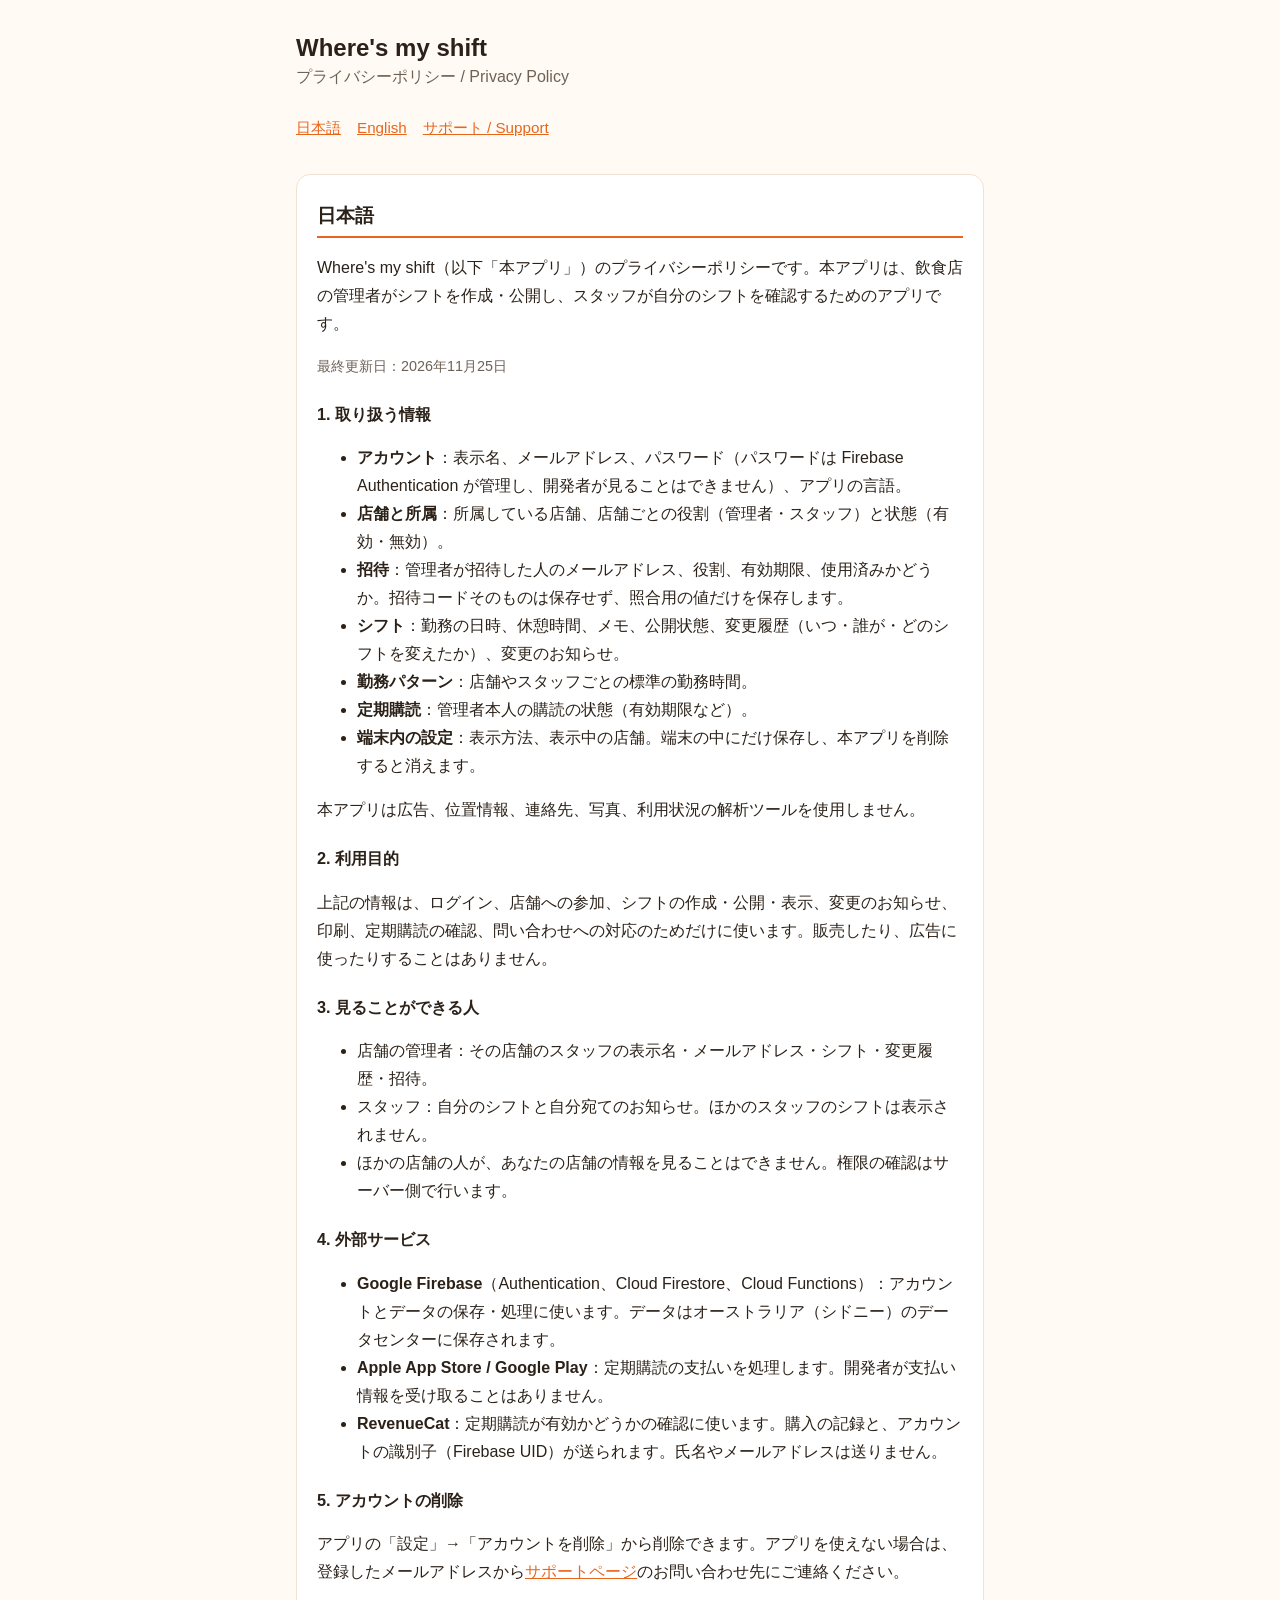
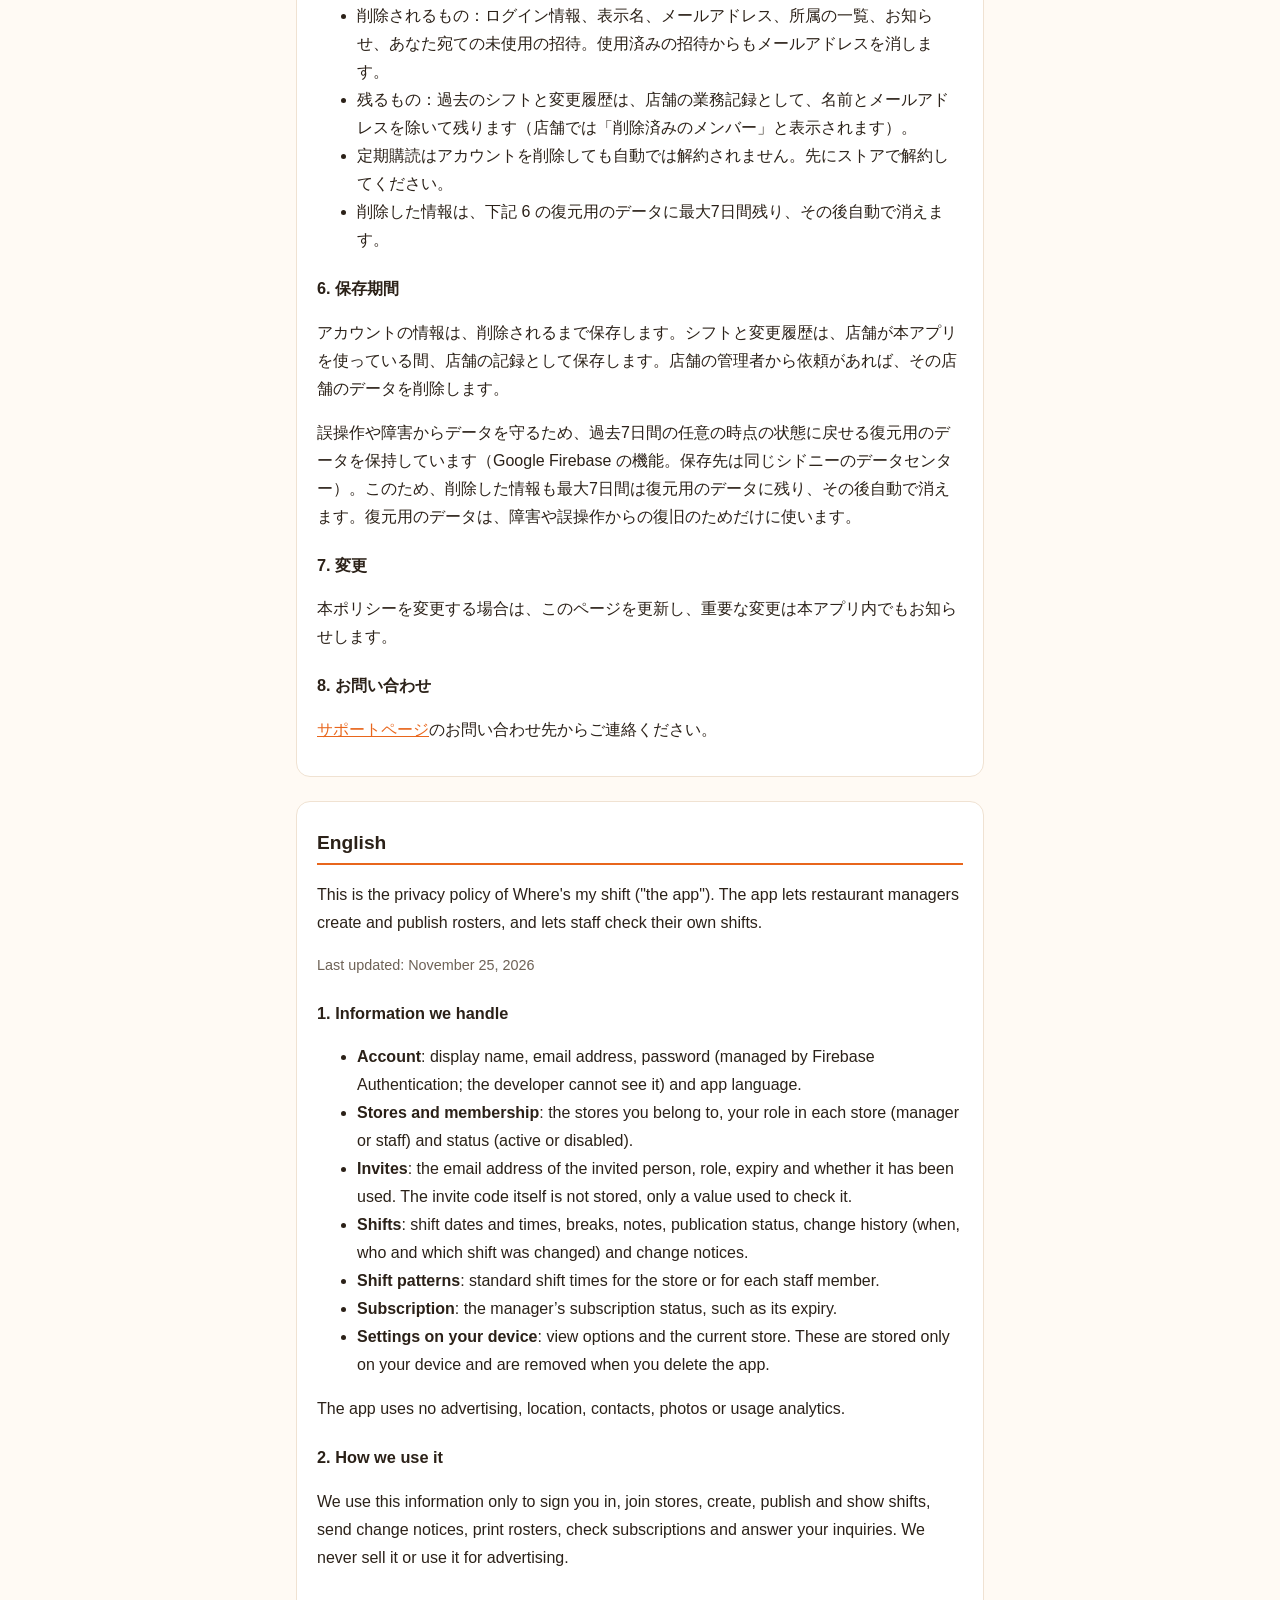
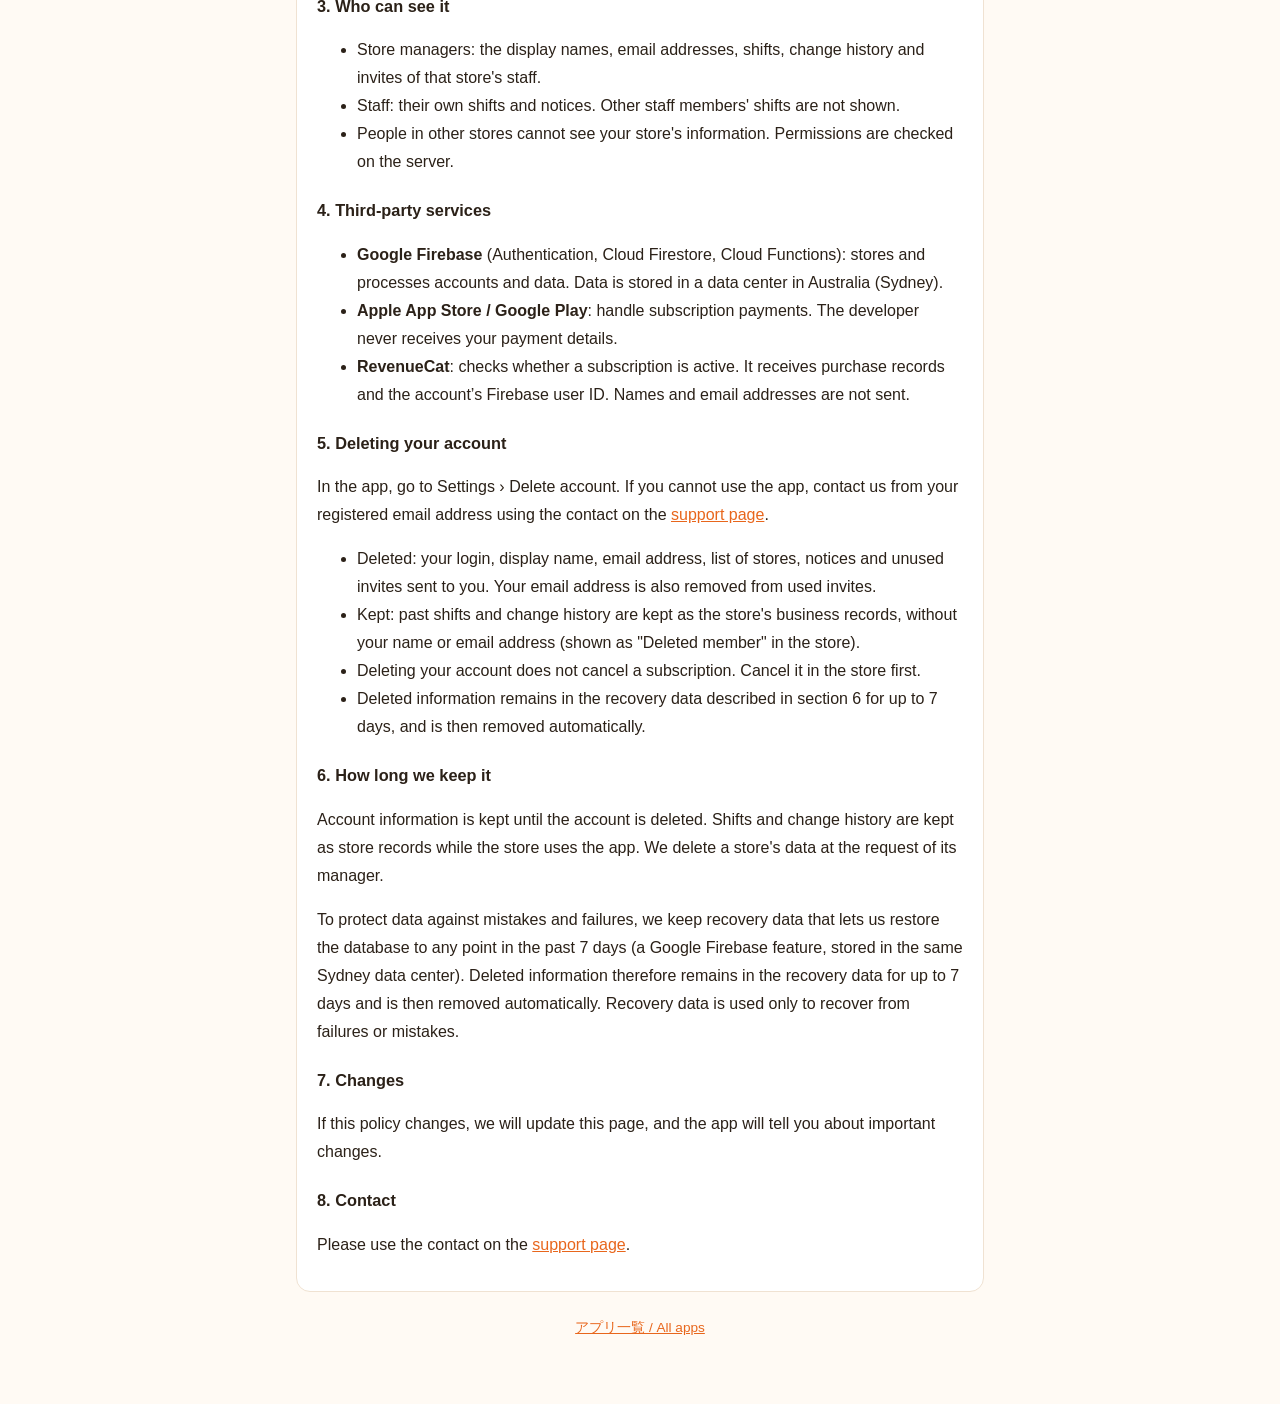
<file: whereismyshift/privacy.html>
<!doctype html>
<html lang="ja">
<head>
<meta charset="utf-8">
<meta name="viewport" content="width=device-width, initial-scale=1">
<title>Where's my shift プライバシーポリシー / Privacy Policy</title>
<link rel="stylesheet" href="../style.css">
</head>
<body>
<main>
  <header>
    <div>
      <h1>Where's my shift</h1>
      <p>プライバシーポリシー / Privacy Policy</p>
    </div>
  </header>
  <nav>
    <a href="#ja">日本語</a>
    <a href="#en">English</a>
    <a href="./">サポート / Support</a>
  </nav>

  <section id="ja">
    <h2>日本語</h2>
    <p>Where's my shift（以下「本アプリ」）のプライバシーポリシーです。本アプリは、飲食店の管理者がシフトを作成・公開し、スタッフが自分のシフトを確認するためのアプリです。</p>
    <p class="updated">最終更新日：2026年11月25日</p>

    <h3>1. 取り扱う情報</h3>
    <ul>
      <li><strong>アカウント</strong>：表示名、メールアドレス、パスワード（パスワードは Firebase Authentication が管理し、開発者が見ることはできません）、アプリの言語。</li>
      <li><strong>店舗と所属</strong>：所属している店舗、店舗ごとの役割（管理者・スタッフ）と状態（有効・無効）。</li>
      <li><strong>招待</strong>：管理者が招待した人のメールアドレス、役割、有効期限、使用済みかどうか。招待コードそのものは保存せず、照合用の値だけを保存します。</li>
      <li><strong>シフト</strong>：勤務の日時、休憩時間、メモ、公開状態、変更履歴（いつ・誰が・どのシフトを変えたか）、変更のお知らせ。</li>
      <li><strong>勤務パターン</strong>：店舗やスタッフごとの標準の勤務時間。</li>
      <li><strong>定期購読</strong>：管理者本人の購読の状態（有効期限など）。</li>
      <li><strong>端末内の設定</strong>：表示方法、表示中の店舗。端末の中にだけ保存し、本アプリを削除すると消えます。</li>
    </ul>
    <p>本アプリは広告、位置情報、連絡先、写真、利用状況の解析ツールを使用しません。</p>

    <h3>2. 利用目的</h3>
    <p>上記の情報は、ログイン、店舗への参加、シフトの作成・公開・表示、変更のお知らせ、印刷、定期購読の確認、問い合わせへの対応のためだけに使います。販売したり、広告に使ったりすることはありません。</p>

    <h3>3. 見ることができる人</h3>
    <ul>
      <li>店舗の管理者：その店舗のスタッフの表示名・メールアドレス・シフト・変更履歴・招待。</li>
      <li>スタッフ：自分のシフトと自分宛てのお知らせ。ほかのスタッフのシフトは表示されません。</li>
      <li>ほかの店舗の人が、あなたの店舗の情報を見ることはできません。権限の確認はサーバー側で行います。</li>
    </ul>

    <h3>4. 外部サービス</h3>
    <ul>
      <li><strong>Google Firebase</strong>（Authentication、Cloud Firestore、Cloud Functions）：アカウントとデータの保存・処理に使います。データはオーストラリア（シドニー）のデータセンターに保存されます。</li>
      <li><strong>Apple App Store / Google Play</strong>：定期購読の支払いを処理します。開発者が支払い情報を受け取ることはありません。</li>
      <li><strong>RevenueCat</strong>：定期購読が有効かどうかの確認に使います。購入の記録と、アカウントの識別子（Firebase UID）が送られます。氏名やメールアドレスは送りません。</li>
    </ul>

    <h3 id="ja-delete">5. アカウントの削除</h3>
    <p>アプリの「設定」→「アカウントを削除」から削除できます。アプリを使えない場合は、登録したメールアドレスから<a href="./">サポートページ</a>のお問い合わせ先にご連絡ください。</p>
    <ul>
      <li>削除されるもの：ログイン情報、表示名、メールアドレス、所属の一覧、お知らせ、あなた宛ての未使用の招待。使用済みの招待からもメールアドレスを消します。</li>
      <li>残るもの：過去のシフトと変更履歴は、店舗の業務記録として、名前とメールアドレスを除いて残ります（店舗では「削除済みのメンバー」と表示されます）。</li>
      <li>定期購読はアカウントを削除しても自動では解約されません。先にストアで解約してください。</li>
      <li>削除した情報は、下記 6 の復元用のデータに最大7日間残り、その後自動で消えます。</li>
    </ul>

    <h3>6. 保存期間</h3>
    <p>アカウントの情報は、削除されるまで保存します。シフトと変更履歴は、店舗が本アプリを使っている間、店舗の記録として保存します。店舗の管理者から依頼があれば、その店舗のデータを削除します。</p>
    <p>誤操作や障害からデータを守るため、過去7日間の任意の時点の状態に戻せる復元用のデータを保持しています（Google Firebase の機能。保存先は同じシドニーのデータセンター）。このため、削除した情報も最大7日間は復元用のデータに残り、その後自動で消えます。復元用のデータは、障害や誤操作からの復旧のためだけに使います。</p>

    <h3>7. 変更</h3>
    <p>本ポリシーを変更する場合は、このページを更新し、重要な変更は本アプリ内でもお知らせします。</p>

    <h3>8. お問い合わせ</h3>
    <p><a href="./">サポートページ</a>のお問い合わせ先からご連絡ください。</p>
  </section>

  <section id="en">
    <h2>English</h2>
    <p>This is the privacy policy of Where's my shift ("the app"). The app lets restaurant managers create and publish rosters, and lets staff check their own shifts.</p>
    <p class="updated">Last updated: November 25, 2026</p>

    <h3>1. Information we handle</h3>
    <ul>
      <li><strong>Account</strong>: display name, email address, password (managed by Firebase Authentication; the developer cannot see it) and app language.</li>
      <li><strong>Stores and membership</strong>: the stores you belong to, your role in each store (manager or staff) and status (active or disabled).</li>
      <li><strong>Invites</strong>: the email address of the invited person, role, expiry and whether it has been used. The invite code itself is not stored, only a value used to check it.</li>
      <li><strong>Shifts</strong>: shift dates and times, breaks, notes, publication status, change history (when, who and which shift was changed) and change notices.</li>
      <li><strong>Shift patterns</strong>: standard shift times for the store or for each staff member.</li>
      <li><strong>Subscription</strong>: the manager’s subscription status, such as its expiry.</li>
      <li><strong>Settings on your device</strong>: view options and the current store. These are stored only on your device and are removed when you delete the app.</li>
    </ul>
    <p>The app uses no advertising, location, contacts, photos or usage analytics.</p>

    <h3>2. How we use it</h3>
    <p>We use this information only to sign you in, join stores, create, publish and show shifts, send change notices, print rosters, check subscriptions and answer your inquiries. We never sell it or use it for advertising.</p>

    <h3>3. Who can see it</h3>
    <ul>
      <li>Store managers: the display names, email addresses, shifts, change history and invites of that store's staff.</li>
      <li>Staff: their own shifts and notices. Other staff members' shifts are not shown.</li>
      <li>People in other stores cannot see your store's information. Permissions are checked on the server.</li>
    </ul>

    <h3>4. Third-party services</h3>
    <ul>
      <li><strong>Google Firebase</strong> (Authentication, Cloud Firestore, Cloud Functions): stores and processes accounts and data. Data is stored in a data center in Australia (Sydney).</li>
      <li><strong>Apple App Store / Google Play</strong>: handle subscription payments. The developer never receives your payment details.</li>
      <li><strong>RevenueCat</strong>: checks whether a subscription is active. It receives purchase records and the account’s Firebase user ID. Names and email addresses are not sent.</li>
    </ul>

    <h3 id="en-delete">5. Deleting your account</h3>
    <p>In the app, go to Settings › Delete account. If you cannot use the app, contact us from your registered email address using the contact on the <a href="./">support page</a>.</p>
    <ul>
      <li>Deleted: your login, display name, email address, list of stores, notices and unused invites sent to you. Your email address is also removed from used invites.</li>
      <li>Kept: past shifts and change history are kept as the store's business records, without your name or email address (shown as "Deleted member" in the store).</li>
      <li>Deleting your account does not cancel a subscription. Cancel it in the store first.</li>
      <li>Deleted information remains in the recovery data described in section 6 for up to 7 days, and is then removed automatically.</li>
    </ul>

    <h3>6. How long we keep it</h3>
    <p>Account information is kept until the account is deleted. Shifts and change history are kept as store records while the store uses the app. We delete a store's data at the request of its manager.</p>
    <p>To protect data against mistakes and failures, we keep recovery data that lets us restore the database to any point in the past 7 days (a Google Firebase feature, stored in the same Sydney data center). Deleted information therefore remains in the recovery data for up to 7 days and is then removed automatically. Recovery data is used only to recover from failures or mistakes.</p>

    <h3>7. Changes</h3>
    <p>If this policy changes, we will update this page, and the app will tell you about important changes.</p>

    <h3>8. Contact</h3>
    <p>Please use the contact on the <a href="./">support page</a>.</p>
  </section>

  <footer><a href="../">アプリ一覧 / All apps</a></footer>
</main>
</body>
</html>
</file>
<file: style.css>
:root {
  --bg: #fffaf4;
  --text: #2b2118;
  --muted: #6e6256;
  --accent: #e8661c;
  --card: #ffffff;
  --line: #f0e2d2;
}
@media (prefers-color-scheme: dark) {
  :root {
    --bg: #1b1612;
    --text: #f3ebe3;
    --muted: #b5a797;
    --accent: #ff8a3d;
    --card: #26201b;
    --line: #3a3029;
  }
}
* { box-sizing: border-box; }
body {
  margin: 0;
  background: var(--bg);
  color: var(--text);
  font: 16px/1.75 -apple-system, BlinkMacSystemFont, "Hiragino Sans", "Helvetica Neue", sans-serif;
}
main { max-width: 720px; margin: 0 auto; padding: 32px 16px 64px; }
header { display: flex; align-items: center; gap: 16px; margin-bottom: 24px; }
header img { width: 72px; height: 72px; border-radius: 16px; }
header h1 { font-size: 1.5rem; line-height: 1.3; margin: 0; }
header p { margin: 0; color: var(--muted); }
nav { display: flex; gap: 16px; flex-wrap: wrap; margin-bottom: 32px; font-size: 0.95rem; }
a { color: var(--accent); }
section {
  background: var(--card);
  border: 1px solid var(--line);
  border-radius: 14px;
  padding: 8px 20px 16px;
  margin-bottom: 24px;
}
h2 { font-size: 1.2rem; border-bottom: 2px solid var(--accent); padding-bottom: 4px; }
h3 { font-size: 1.02rem; margin: 20px 0 4px; }
p, li { overflow-wrap: anywhere; }
.contact {
  display: inline-block;
  background: var(--accent);
  color: #fff;
  text-decoration: none;
  padding: 10px 18px;
  border-radius: 999px;
  font-weight: 600;
}
.updated { color: var(--muted); font-size: 0.9rem; }
footer { color: var(--muted); font-size: 0.85rem; text-align: center; }
.app {
  display: flex;
  align-items: center;
  gap: 16px;
  background: var(--card);
  border: 1px solid var(--line);
  border-radius: 14px;
  padding: 14px 16px;
  margin-bottom: 12px;
  color: var(--text);
  text-decoration: none;
}
.app img { width: 56px; height: 56px; border-radius: 12px; flex-shrink: 0; }
.app span span { display: block; color: var(--muted); font-size: 0.92rem; }
</file>
